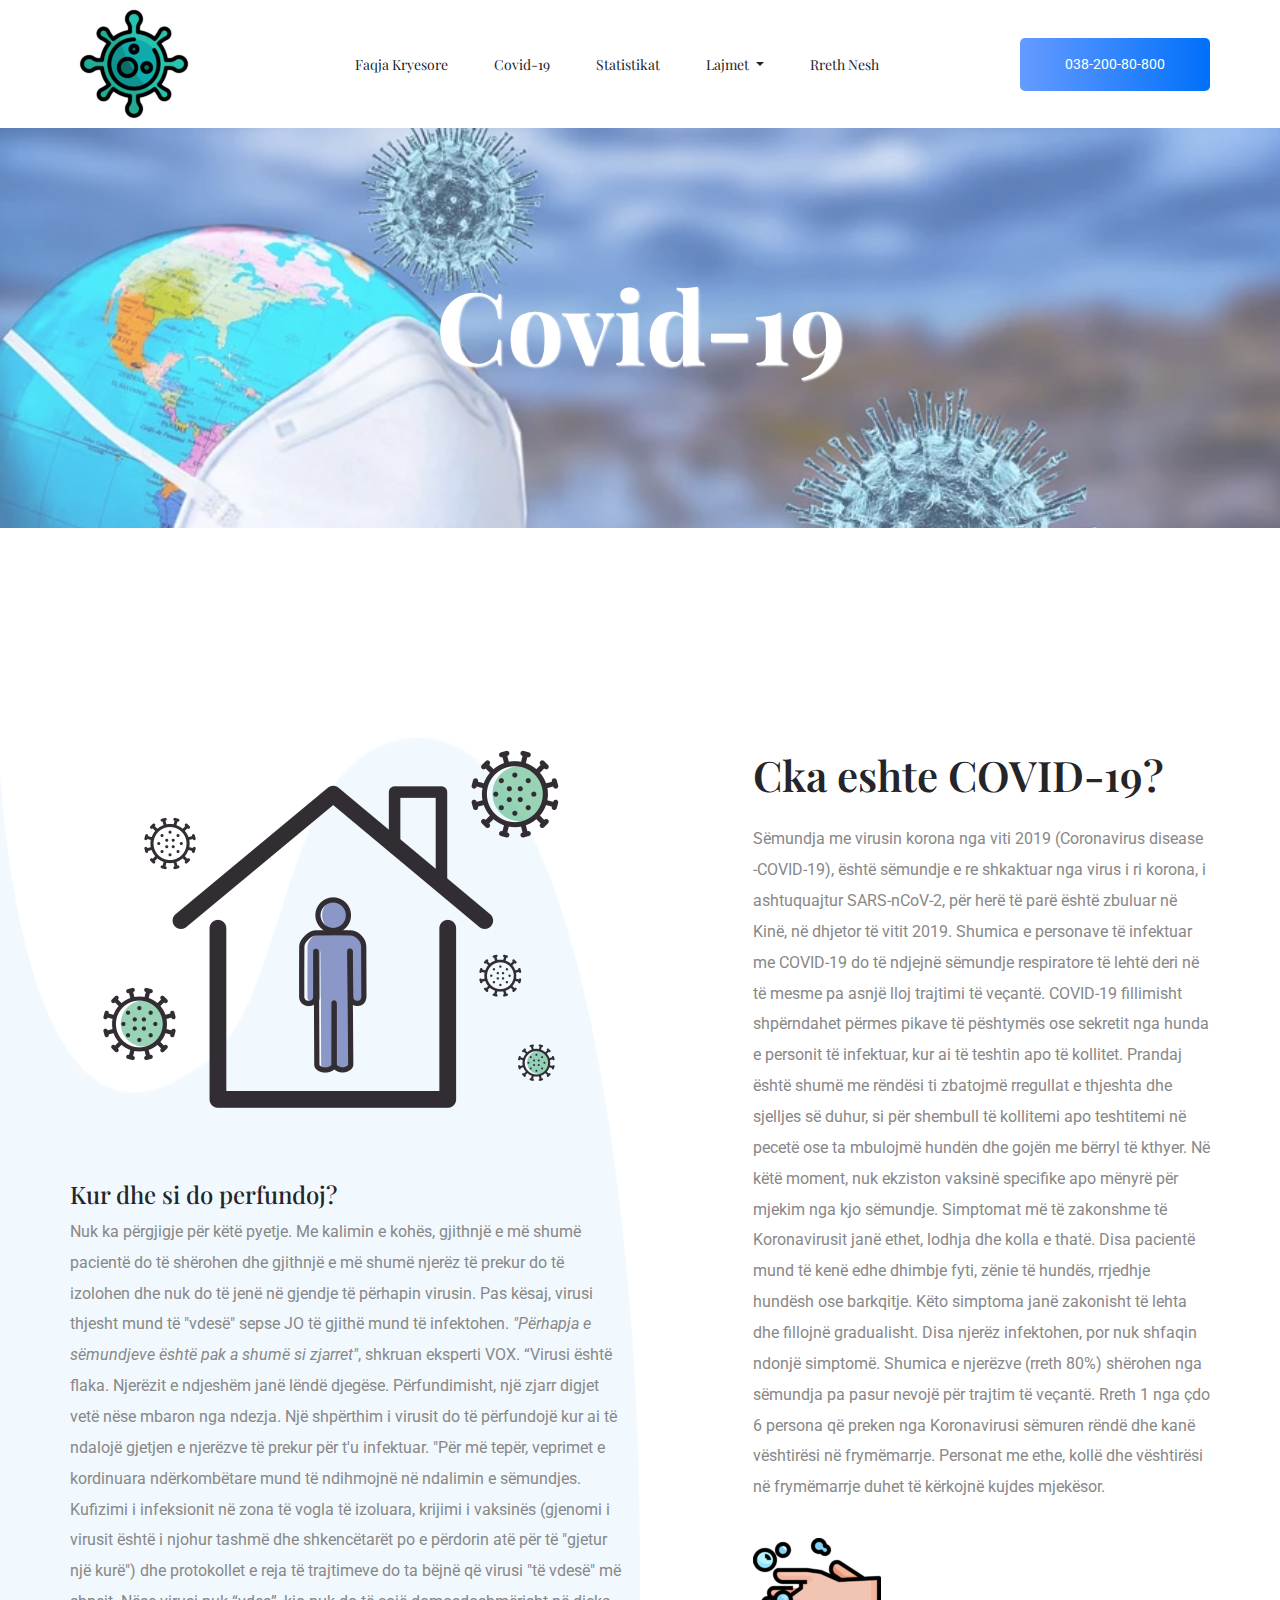
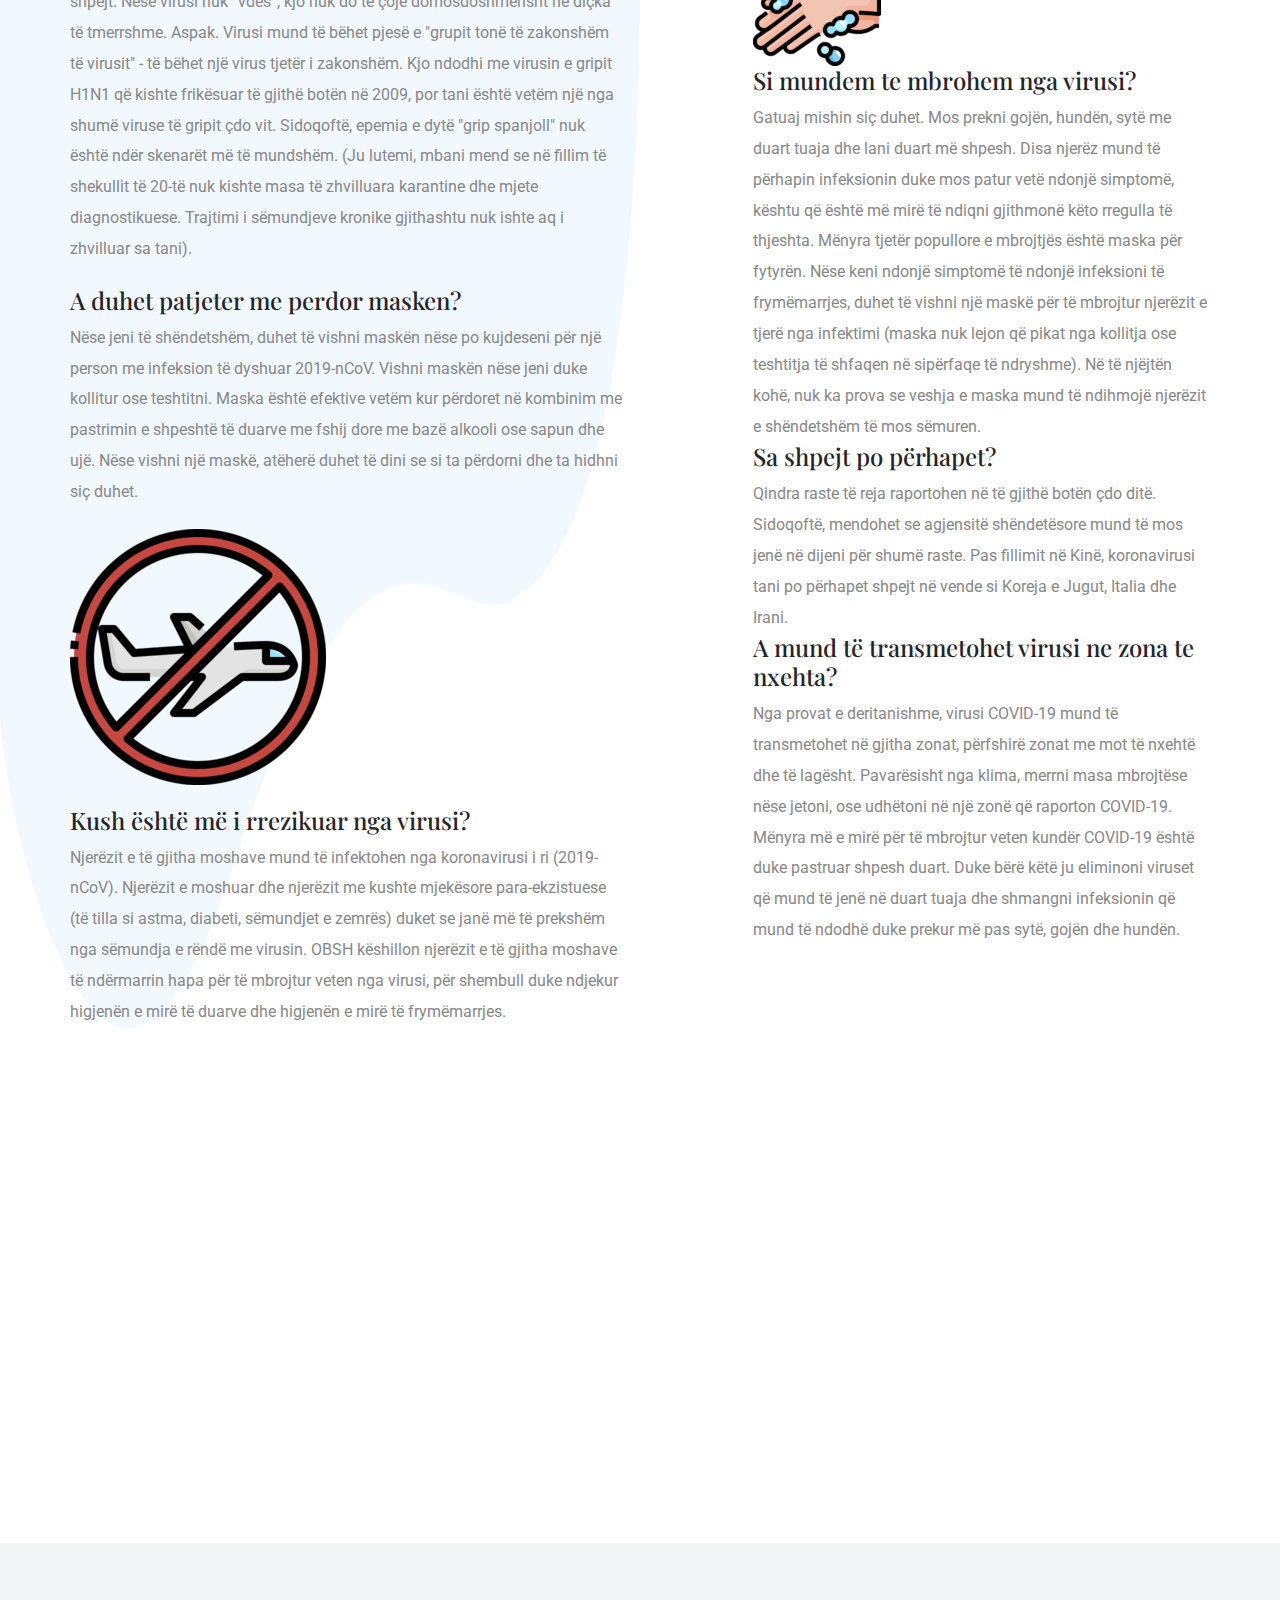
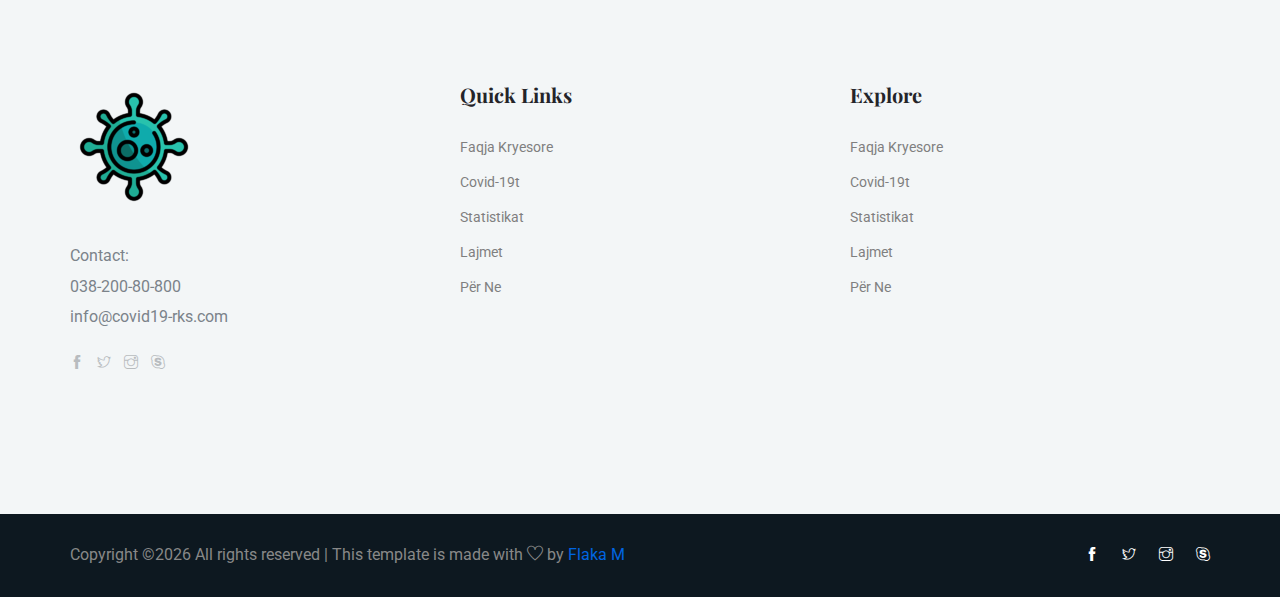
<file: about.html>
<!doctype html>
<html lang="en">

<head>
    <!-- Required meta tags -->
    <meta charset="utf-8">
    <meta name="viewport" content="width=device-width, initial-scale=1, shrink-to-fit=no">
    <title>Covid19-RKS</title>
    <link rel="icon" href="img/logo.png">
    <!-- Bootstrap CSS -->
    <link rel="stylesheet" href="css/bootstrap.min.css">
    <!-- animate CSS -->
    <link rel="stylesheet" href="css/animate.css">
    <!-- owl carousel CSS -->
    <link rel="stylesheet" href="css/owl.carousel.min.css">
    <!-- themify CSS -->
    <link rel="stylesheet" href="css/themify-icons.css">
    <!-- flaticon CSS -->
    <link rel="stylesheet" href="css/flaticon.css">
    <!-- magnific popup CSS -->
    <link rel="stylesheet" href="css/magnific-popup.css">
    <!-- nice select CSS -->
    <link rel="stylesheet" href="css/nice-select.css">
    <!-- swiper CSS -->
    <link rel="stylesheet" href="css/slick.css">
    <!-- style CSS -->
    <link rel="stylesheet" href="css/style.css">
</head>

<body>
    <!--::header part start::-->
    <header class="main_menu">
        <div class="container">
            <div class="row align-items-center">
                <div class="col-lg-12">
                    <nav class="navbar navbar-expand-lg navbar-light">
                        <a class="navbar-brand" href="index.html"> <img src="img/logo.png" alt="logo"> </a>
                        <button class="navbar-toggler" type="button" data-toggle="collapse"
                            data-target="#navbarSupportedContent" aria-controls="navbarSupportedContent"
                            aria-expanded="false" aria-label="Toggle navigation">
                            <span class="navbar-toggler-icon"></span>
                        </button>

                        <div class="collapse navbar-collapse main-menu-item justify-content-center"
                            id="navbarSupportedContent">
                            <ul class="navbar-nav align-items-center">
                                <li class="nav-item active">
                                    <a class="nav-link" href="index.html">Faqja Kryesore</a>
                                </li>
                                <li class="nav-item">
                                    <a class="nav-link" href="about.html">Covid-19</a>
                                </li>
                                <li class="nav-item">
                                    <a class="nav-link" href="Doctor.html">Statistikat</a>
                                </li>

                                
                                <li class="nav-item dropdown">
                                    <a class="nav-link dropdown-toggle" href="blog.html" id="navbarDropdown_1"
                                        role="button" data-toggle="dropdown" aria-haspopup="true" aria-expanded="false">
                                        Lajmet
                                    </a>
                                    <div class="dropdown-menu" aria-labelledby="navbarDropdown_1">
                                        <a class="dropdown-item" href="blog.html">Lajmet</a>
                                        
                                    </div>
                                </li>

                                <li class="nav-item">
                                    <a class="nav-link" href="contact.html">Rreth Nesh</a>
                                </li>
                            </ul>
                        </div>
                        <a class="btn_2 d-none d-lg-block" href="#">038-200-80-800</a>
                    </nav>
                </div>
            </div>
        </div>
    </header>
    <!-- Header part end-->

    <!-- breadcrumb start-->
    <section class="breadcrumb_part breadcrumb_bg">
        <div class="container">
            <div class="row">
                <div class="col-lg-12">
                    <div class="breadcrumb_iner">
                        <div class="breadcrumb_iner_item" id="box5">
                            <h2>Covid-19</h2>
                        </div>
                    </div>
                </div>
            </div>
        </div>
    </section>
    <!-- breadcrumb start-->

    <!-- about us part start-->
    <section class="about_us single_about_padding">
        <div class="container">
            <div class="row justify-content-between align-items-center">
                <div class="col-md-6 col-lg-6">
                    
                    <div class="about_us_img">
                        <img src="img/img1.png" alt="">
                    </div>
                      <div id="para1">
                        <h3>Kur dhe si do perfundoj?</h3>
                        <p>
                        Nuk ka përgjigje për këtë pyetje. Me kalimin e kohës, gjithnjë e më shumë pacientë do të shërohen dhe gjithnjë e më shumë njerëz të prekur do të izolohen dhe nuk do të jenë në gjendje të përhapin virusin. Pas kësaj, virusi thjesht mund të "vdesë" sepse JO të gjithë mund të infektohen. 
                        <em>"Përhapja e sëmundjeve është pak a shumë si zjarret"</em>, shkruan eksperti VOX. “Virusi është flaka. Njerëzit e ndjeshëm janë lëndë djegëse. Përfundimisht, një zjarr digjet vetë nëse mbaron nga ndezja. Një shpërthim i virusit do të përfundojë kur ai të ndalojë gjetjen e njerëzve të prekur për t'u infektuar. "Për më tepër, veprimet e kordinuara ndërkombëtare mund të ndihmojnë në ndalimin e sëmundjes. Kufizimi i infeksionit në zona të vogla të izoluara, krijimi i vaksinës (gjenomi i virusit është i njohur tashmë dhe shkencëtarët po e përdorin atë për të "gjetur një kurë") dhe protokollet e reja të trajtimeve do ta bëjnë që virusi "të vdesë" më shpejt. Nëse virusi nuk “vdes”, kjo nuk do të çojë domosdoshmërisht në diçka të tmerrshme. Aspak. Virusi mund të bëhet pjesë e "grupit tonë të zakonshëm të virusit" - të bëhet një virus tjetër i zakonshëm. Kjo ndodhi me virusin e gripit H1N1 që kishte frikësuar të gjithë botën në 2009, por tani është vetëm një nga shumë viruse të gripit çdo vit. Sidoqoftë, epemia e dytë "grip spanjoll" nuk është ndër skenarët më të mundshëm. (Ju lutemi, mbani mend se në fillim të shekullit të 20-të nuk kishte masa të zhvilluara karantine dhe mjete diagnostikuese. Trajtimi i sëmundjeve kronike gjithashtu nuk ishte aq i zhvilluar sa tani).</p>
                    </div>

                       <br>

                       <div>
                        <h3>A duhet patjeter me perdor masken?</h3>
                           <p>Nëse jeni të shëndetshëm, duhet të vishni maskën nëse po kujdeseni për një person me infeksion të dyshuar 2019-nCoV.
                           Vishni maskën nëse jeni duke kollitur ose teshtitni.
                           Maska është efektive vetëm kur përdoret në kombinim me pastrimin e shpeshtë të duarve me fshij dore me bazë alkooli ose sapun dhe ujë.
                           Nëse vishni një maskë, atëherë duhet të dini se si ta përdorni dhe ta hidhni siç duhet.</p>
                       </div>
                    <br>
                    <div class="about_us_img">
                        <img src="img/plane.png" alt="">
                    </div>

                    <br>

                    <div>
                        <h3>Kush është më i rrezikuar nga virusi?</h3>
                        <p>Njerëzit e të gjitha moshave mund të infektohen nga koronavirusi i ri (2019-nCoV). Njerëzit e moshuar dhe njerëzit me kushte mjekësore para-ekzistuese (të tilla si astma, diabeti, sëmundjet e zemrës) duket se janë më të prekshëm nga sëmundja e rëndë me virusin.
                        OBSH këshillon njerëzit e të gjitha moshave të ndërmarrin hapa për të mbrojtur veten nga virusi, për shembull duke ndjekur higjenën e mirë të duarve dhe higjenën e mirë të frymëmarrjes.</p>
                    </div>

                </div>
                <div class="col-md-6 col-lg-5">
                    <div class="about_us_text">
                        <h2>Cka eshte COVID-19?</h2>
                        <p>Sëmundja me virusin korona nga viti 2019 (Coronavirus disease -COVID-19), është sëmundje e re shkaktuar nga virus i ri korona, i ashtuquajtur SARS-nCoV-2, për herë të parë është zbuluar në Kinë, në dhjetor të vitit 2019. Shumica e personave të infektuar me COVID-19 do të ndjejnë sëmundje respiratore të lehtë deri në të mesme pa asnjë lloj trajtimi të veçantë. COVID-19 fillimisht shpërndahet përmes pikave të pështymës ose sekretit nga hunda e personit të infektuar, kur ai të teshtin apo të kollitet. Prandaj është shumë me rëndësi ti zbatojmë rregullat e thjeshta dhe sjelljes së duhur, si për shembull të kollitemi apo teshtitemi në pecetë ose ta mbulojmë hundën dhe gojën me bërryl të kthyer. Në këtë moment, nuk ekziston vaksinë specifike apo mënyrë për mjekim nga kjo sëmundje. Simptomat më të zakonshme të Koronavirusit janë ethet, lodhja dhe kolla e thatë. Disa pacientë mund të kenë edhe dhimbje fyti, zënie të hundës, rrjedhje hundësh ose barkqitje. Këto simptoma janë zakonisht të lehta dhe fillojnë gradualisht. Disa njerëz infektohen, por nuk shfaqin ndonjë simptomë. Shumica e njerëzve (rreth 80%) shërohen nga sëmundja pa pasur nevojë për trajtim të veçantë. Rreth 1 nga çdo 6 persona që preken nga Koronavirusi sëmuren rëndë dhe kanë vështirësi në frymëmarrje. Personat me ethe, kollë dhe vështirësi në frymëmarrje duhet të kërkojnë kujdes mjekësor.</p>
                    </div>
                     <div class="about_us_img">
                        <img src="img/washhands.png" alt="">
                    </div>
                    <div>
                        <h3>Si mundem te mbrohem nga virusi?</h3>
                        <p>Gatuaj mishin siç duhet. Mos prekni gojën, hundën, sytë me duart tuaja dhe lani duart më shpesh. Disa njerëz mund të përhapin infeksionin duke mos patur vetë ndonjë simptomë, kështu që është më mirë të ndiqni gjithmonë këto rregulla të thjeshta. Mënyra tjetër popullore e mbrojtjës është maska ​​për fytyrën. Nëse keni ndonjë simptomë të ndonjë infeksioni të frymëmarrjes, duhet të vishni një maskë për të mbrojtur njerëzit e 
                        tjerë nga infektimi (maska ​​nuk lejon që pikat nga kollitja ose teshtitja të shfaqen në sipërfaqe të ndryshme). Në të njëjtën kohë, nuk ka prova se veshja e maska ​​mund të ndihmojë njerëzit e shëndetshëm të mos sëmuren.</p>
                    </div>
                  
                    <div> 
                        <h3>Sa shpejt po përhapet?</h3>
                        <p>Qindra raste të reja raportohen në të gjithë botën çdo ditë. Sidoqoftë, mendohet se agjensitë shëndetësore mund të mos jenë në dijeni për shumë raste. Pas fillimit në Kinë, koronavirusi tani po përhapet shpejt në vende si Koreja e Jugut, Italia dhe Irani.</p>
                    <div>
                        <h3>A mund të transmetohet virusi ne zona te nxehta?</h3>
                        <p>Nga provat e deritanishme, virusi COVID-19 mund të transmetohet në gjitha zonat, përfshirë zonat me mot të nxehtë dhe të lagësht. Pavarësisht nga klima, merrni masa mbrojtëse nëse jetoni, ose udhëtoni në një zonë që raporton COVID-19. Mënyra më e mirë për të mbrojtur veten kundër COVID-19 është duke pastruar shpesh duart. Duke bërë këtë ju eliminoni viruset që mund të jenë në duart tuaja dhe shmangni infeksionin që mund të ndodhë duke prekur më pas sytë, gojën dhe hundën.</p>
                    </div>
                    </div>
                </div>
            </div>
        </div>
    </section>
    <!-- about us part end-->

    <!-- our depertment part start-->
   

    <!-- footer part start-->
    <footer class="footer-area">
        <div class="footer section_padding">
            <div class="container">
                <div class="row justify-content-between">
                    <div class="col-xl-2 col-md-4 col-sm-6 single-footer-widget">
                        <a href="#" class="footer_logo"> <img src="img/logo.png" alt="#"> </a>
                        <p>Contact: 
                            <br>
                        038-200-80-800
                        <br>
                        info@covid19-rks.com</p>
                        <div class="social_logo">
                            <a href="#"><i class="ti-facebook"></i></a>
                            <a href="#"> <i class="ti-twitter"></i> </a>
                            <a href="#"><i class="ti-instagram"></i></a>
                            <a href="#"><i class="ti-skype"></i></a>
                        </div>
                    </div>
                          <div class="col-xl-2 col-sm-6 col-md-4 single-footer-widget">
            <h4>Quick Links</h4>
            <ul>
              <li><a href="#">Faqja Kryesore</a></li>
              <li><a href="#">Covid-19t</a></li>
              <li><a href="#">Statistikat</a></li>
              <li><a href="#">Lajmet</a></li>
              <li><a href="#">Për Ne</a></li>
              
            </ul>
          </div>
          <div class="col-xl-2 col-sm-6 col-md-4 single-footer-widget">
            <h4>Explore</h4>
            <ul>
              <li><a href="#">Faqja Kryesore</a></li>
              <li><a href="#">Covid-19t</a></li>
              <li><a href="#">Statistikat</a></li>
              <li><a href="#">Lajmet</a></li>
              <li><a href="#">Për Ne</a></li>
              
            </ul>
          </div>
                    
                                <div class="info"></div>
                            </form>
                        </div>
                    </div>
                </div>
            </div>
        </div>

        <div class="copyright_part">
            <div class="container">
                <div class="row align-items-center">
                    <p class="footer-text m-0 col-lg-8 col-md-12"><!-- Link back to Colorlib can't be removed. Template is licensed under CC BY 3.0. -->
Copyright &copy;<script>document.write(new Date().getFullYear());</script> All rights reserved | This template is made with <i class="ti-heart" aria-hidden="true"></i> by <a href="https://colorlib.com" target="_blank">Flaka M</a>
<!-- Link back to Colorlib can't be removed. Template is licensed under CC BY 3.0. -->
</p>
                    <div class="col-lg-4 col-md-12 text-center text-lg-right footer-social">
                        <a href="#"><i class="ti-facebook"></i></a>
                        <a href="#"> <i class="ti-twitter"></i> </a>
                        <a href="#"><i class="ti-instagram"></i></a>
                        <a href="#"><i class="ti-skype"></i></a>
                    </div>
                </div>
            </div>
        </div>
    </footer>

    <!-- footer part end-->

    <!-- jquery plugins here-->

    <script src="js/jquery-1.12.1.min.js"></script>
    <!-- popper js -->
    <script src="js/popper.min.js"></script>
    <!-- bootstrap js -->
    <script src="js/bootstrap.min.js"></script>
    <!-- owl carousel js -->
    <script src="js/owl.carousel.min.js"></script>
    <script src="js/jquery.nice-select.min.js"></script>
    <!-- contact js -->
    <script src="js/jquery.ajaxchimp.min.js"></script>
    <script src="js/jquery.form.js"></script>
    <script src="js/jquery.validate.min.js"></script>
    <script src="js/mail-script.js"></script>
    <script src="js/contact.js"></script>
    <!-- custom js -->
    <script src="js/custom.js"></script>
</body>

</html>
</file>
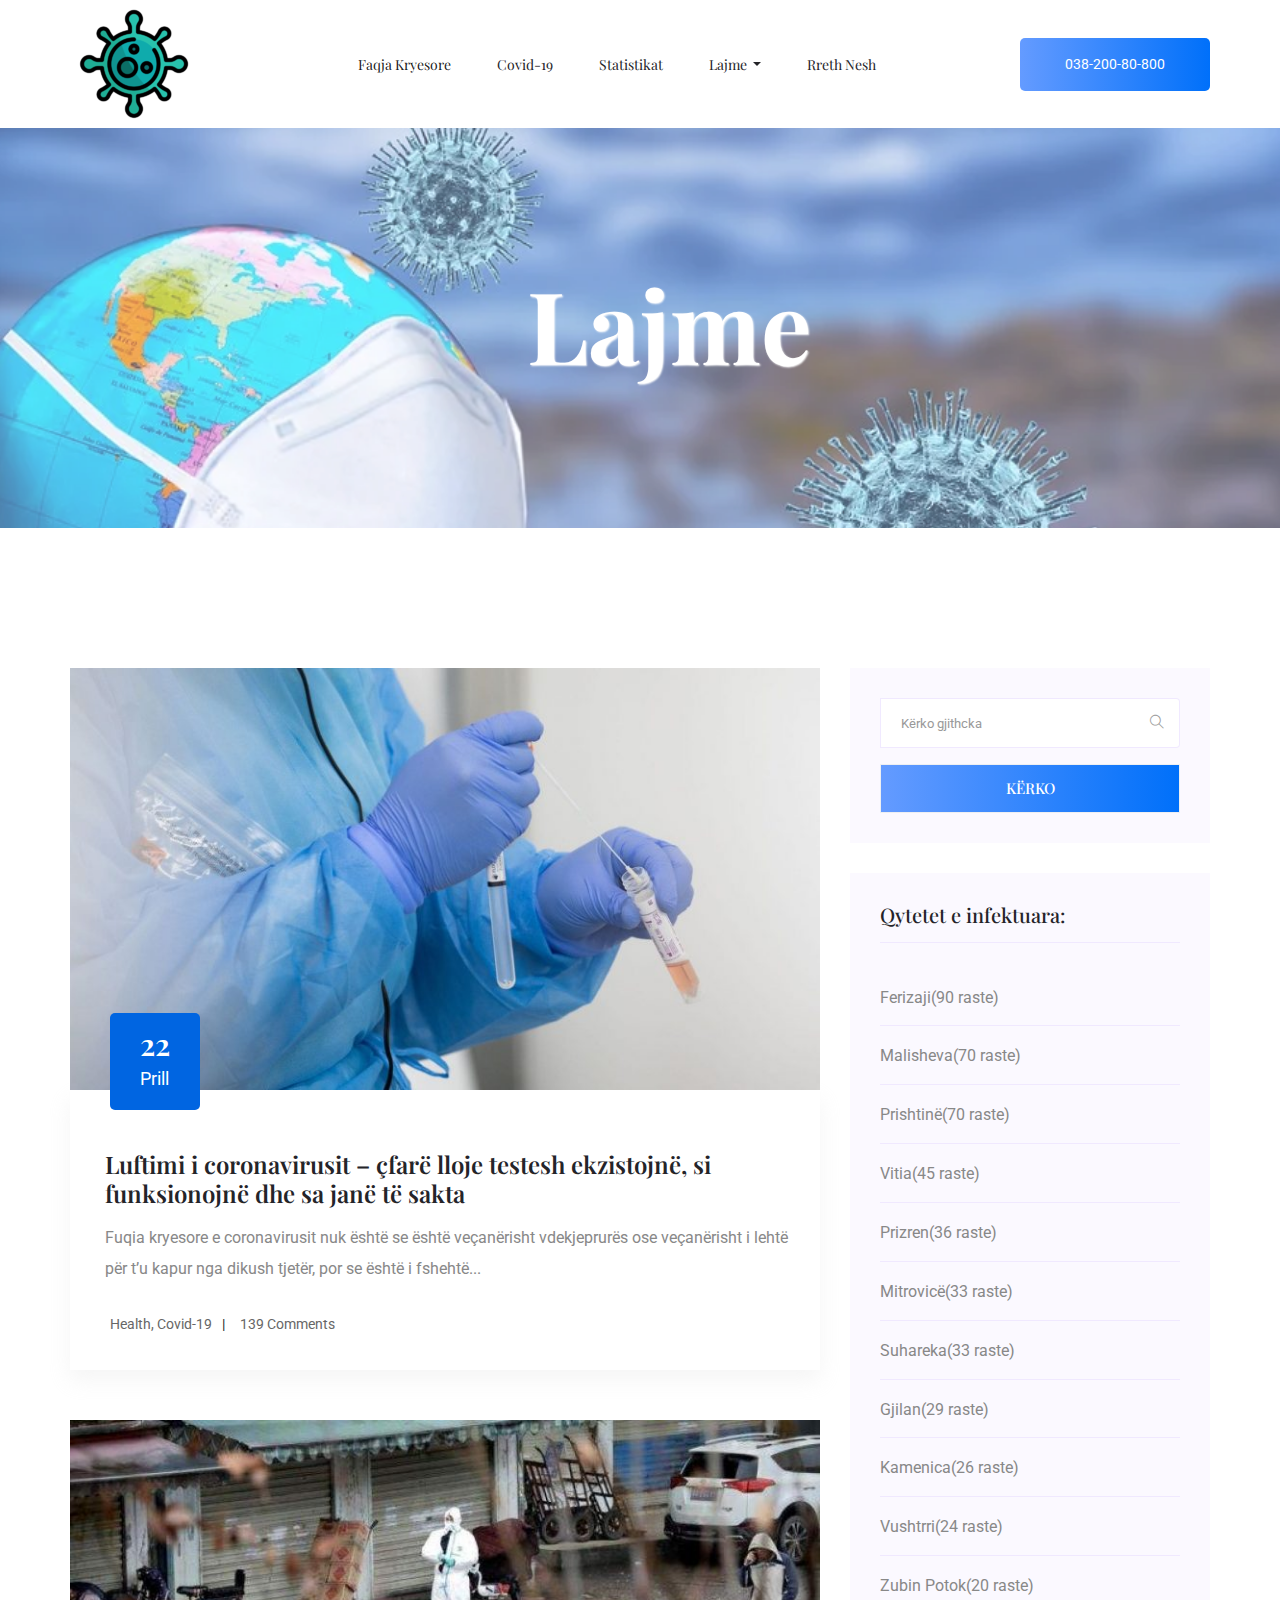
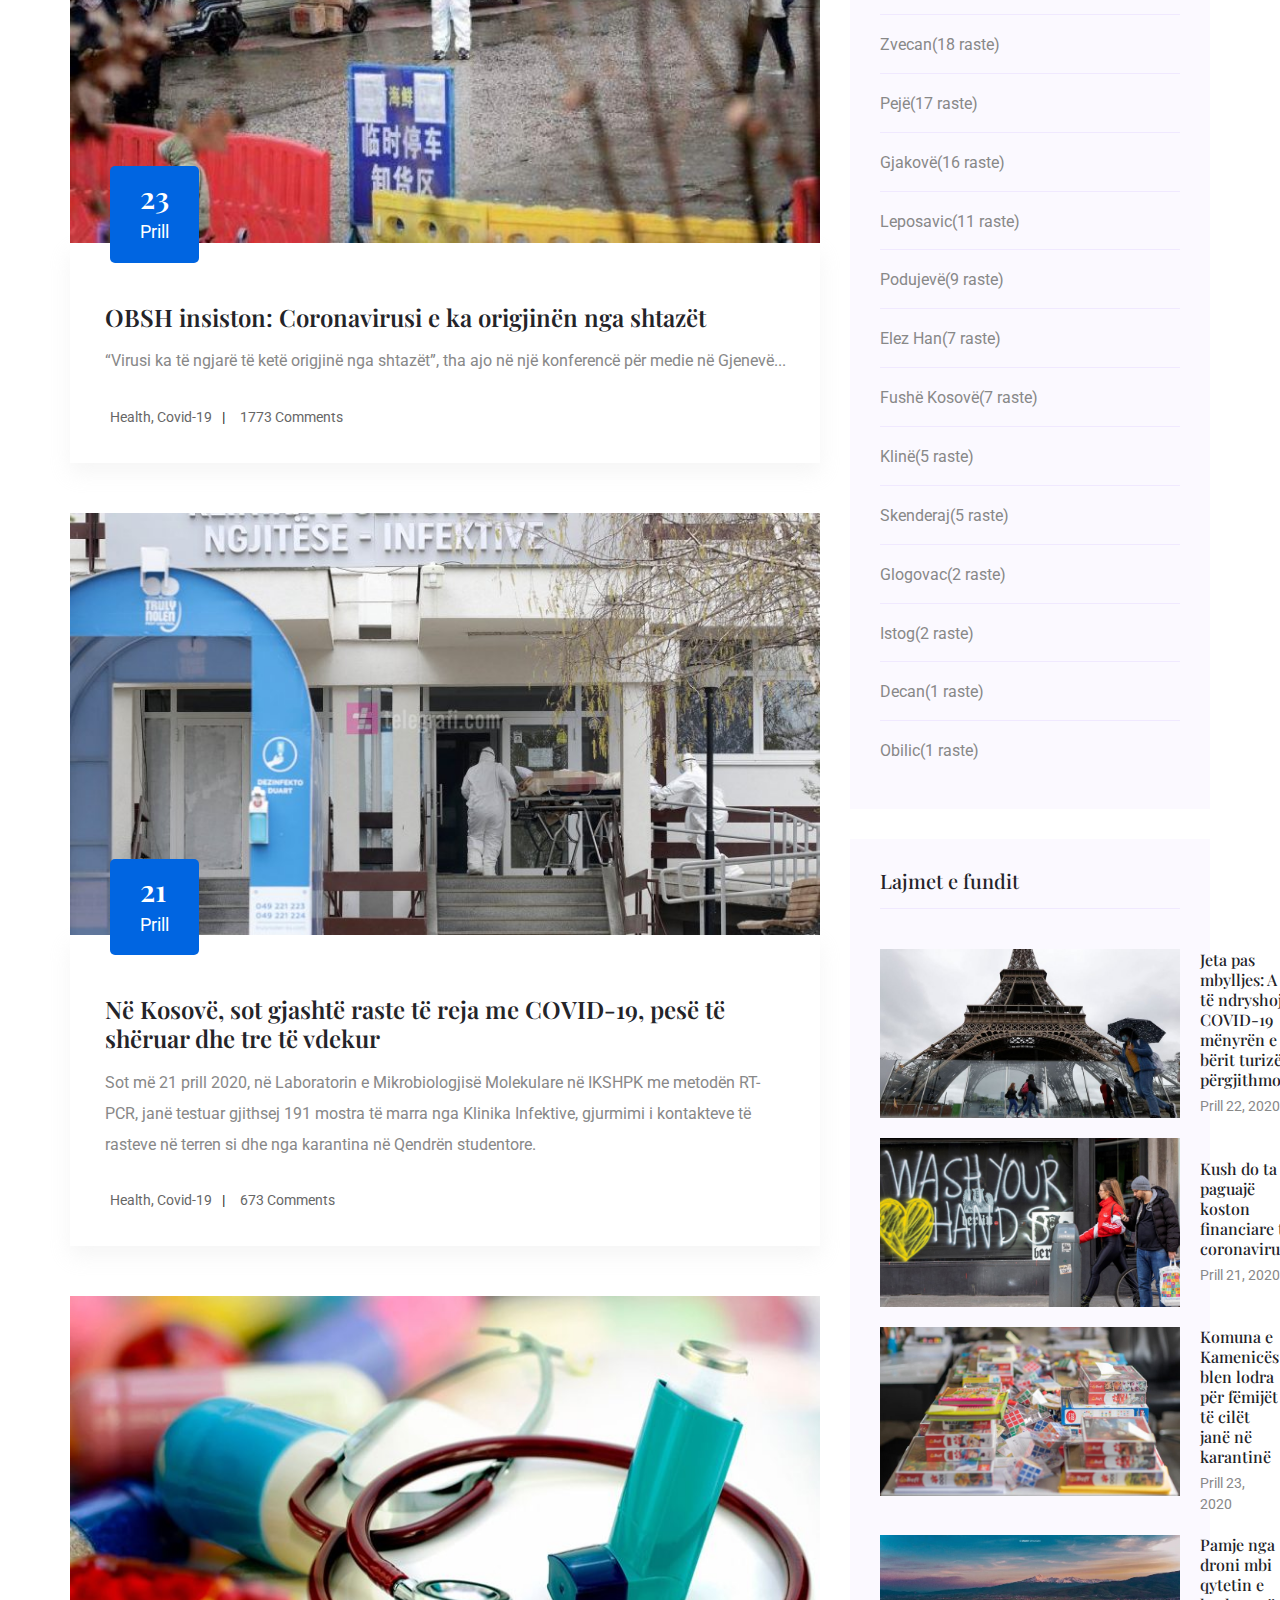
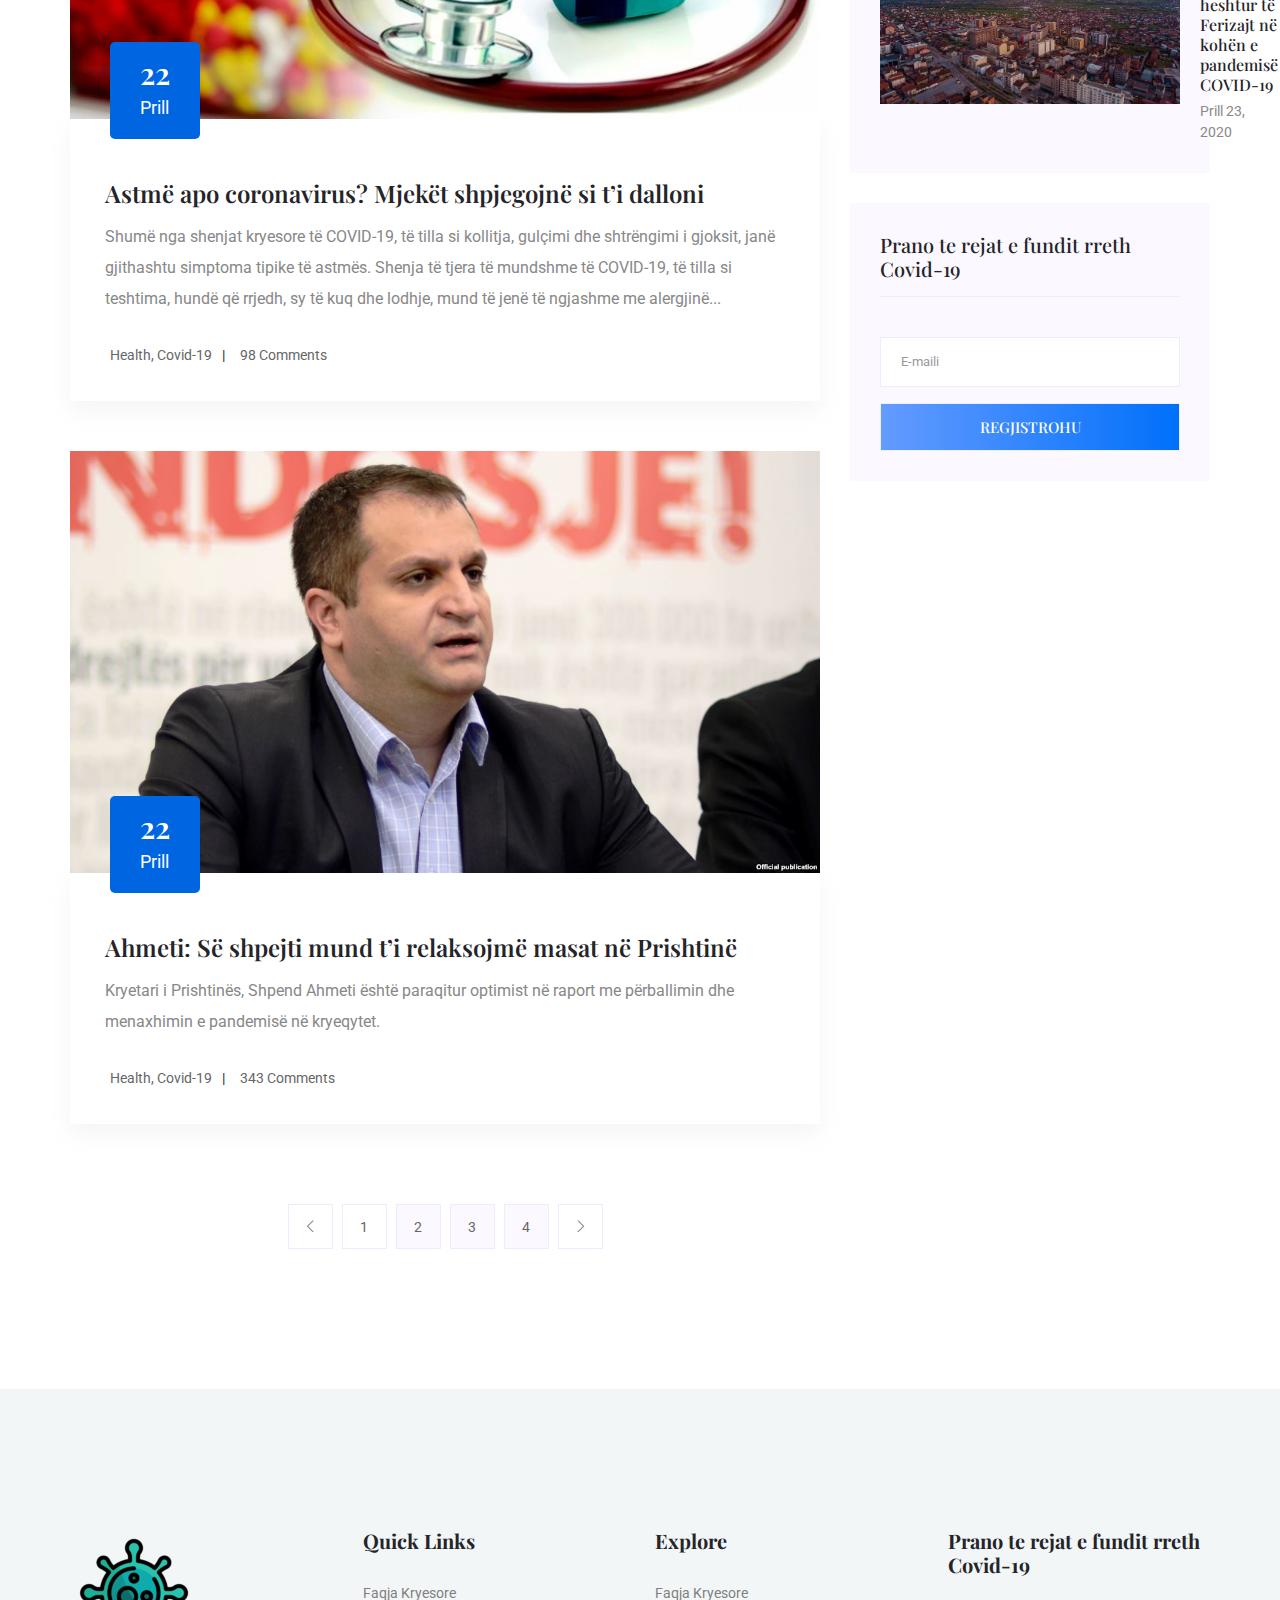
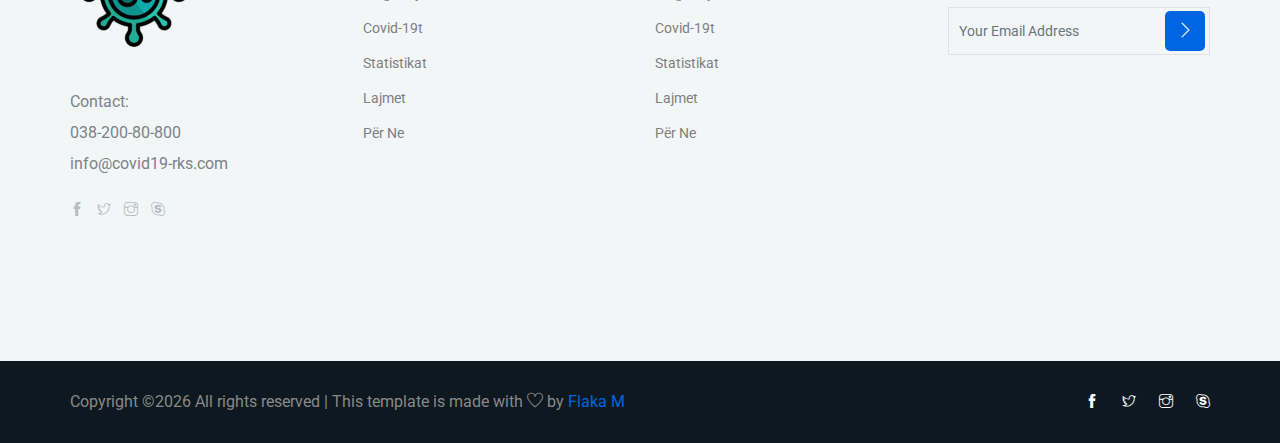
<file: blog.html>
<!doctype html>
<html lang="en">

<head>
    <!-- Required meta tags -->
    <meta charset="utf-8">
    <meta name="viewport" content="width=device-width, initial-scale=1, shrink-to-fit=no">
    <title>Covid19-RKS</title>
    <link rel="icon" href="img/logo.png">
    <!-- Bootstrap CSS -->
    <link rel="stylesheet" href="css/bootstrap.min.css">
    <!-- animate CSS -->
    <link rel="stylesheet" href="css/animate.css">
    <!-- owl carousel CSS -->
    <link rel="stylesheet" href="css/owl.carousel.min.css">
    <!-- themify CSS -->
    <link rel="stylesheet" href="css/themify-icons.css">
    <!-- flaticon CSS -->
    <link rel="stylesheet" href="css/flaticon.css">
    <!-- magnific popup CSS -->
    <link rel="stylesheet" href="css/magnific-popup.css">
    <!-- nice select CSS -->
    <link rel="stylesheet" href="css/nice-select.css">
    <!-- swiper CSS -->
    <link rel="stylesheet" href="css/slick.css">
    <!-- style CSS -->
    <link rel="stylesheet" href="css/style.css">
</head>

<body>
    <!--::header part start::-->
    <header class="main_menu">
        <div class="container">
            <div class="row align-items-center">
                <div class="col-lg-12">
                    <nav class="navbar navbar-expand-lg navbar-light">
                        <a class="navbar-brand" href="index.html"> <img src="img/logo.png" alt="logo"> </a>
                        <button class="navbar-toggler" type="button" data-toggle="collapse"
                            data-target="#navbarSupportedContent" aria-controls="navbarSupportedContent"
                            aria-expanded="false" aria-label="Toggle navigation">
                            <span class="navbar-toggler-icon"></span>
                        </button>

                        <div class="collapse navbar-collapse main-menu-item justify-content-center"
                            id="navbarSupportedContent">
                            <ul class="navbar-nav align-items-center">
                                <li class="nav-item active">
                                    <a class="nav-link" href="index.html">Faqja Kryesore</a>
                                </li>
                                <li class="nav-item">
                                    <a class="nav-link" href="about.html">Covid-19</a>
                                </li>
                                <li class="nav-item">
                                    <a class="nav-link" href="Doctor.html">Statistikat</a>
                                </li>

                                
                                <li class="nav-item dropdown">
                                    <a class="nav-link dropdown-toggle" href="blog.html" id="navbarDropdown_1"
                                        role="button" data-toggle="dropdown" aria-haspopup="true" aria-expanded="false">
                                        Lajme
                                    </a>
                                    <div class="dropdown-menu" aria-labelledby="navbarDropdown_1">
                                        <a class="dropdown-item" href="blog.html">Lajme</a>
                                       
                                    </div>
                                </li>

                                <li class="nav-item">
                                    <a class="nav-link" href="contact.html">Rreth Nesh</a>
                                </li>
                            </ul>
                        </div>
                        <a class="btn_2 d-none d-lg-block" href="#"> 038-200-80-800</a>
                    </nav>
                </div>
            </div>
        </div>
    </header>
    <!-- Header part end-->

    <!-- breadcrumb start-->
    <section class="breadcrumb_part breadcrumb_bg">
        <div class="container">
            <div class="row">
                <div class="col-lg-12">
                    <div class="breadcrumb_iner">
                        <div class="breadcrumb_iner_item" id="box7">
                            <h2>Lajme</h2>
                        </div>
                    </div>
                </div>
            </div>
        </div>
    </section>
    <!-- breadcrumb start-->


    <!--================Blog Area =================-->
    <section class="blog_area section_padding">
        <div class="container">
            <div class="row">
                <div class="col-lg-8 mb-5 mb-lg-0">
                    <div class="blog_left_sidebar">
                        <article class="blog_item">
                            <div class="blog_item_img">
                                <img class="card-img rounded-0" src="img/lajmi2.jpg" alt="">
                                <a href="#" class="blog_item_date">
                                    <h3>22</h3>
                                    <p>Prill</p>
                                </a>
                            </div>

                            <div class="blog_details">
                                <a class="d-inline-block" href="single-blog.html">
                                    <h2>Luftimi i coronavirusit – çfarë lloje testesh ekzistojnë, si funksionojnë dhe sa janë të sakta</h2>
                                </a>
                                <p>Fuqia kryesore e coronavirusit nuk është se është veçanërisht vdekjeprurës ose veçanërisht i lehtë për t’u kapur nga dikush tjetër, por se është i fshehtë...</p>
                                <ul class="blog-info-link">
                                    <li><a href="#"><i class="far fa-user"></i> Health, Covid-19</a></li>
                                    <li><a href="#"><i class="far fa-comments"></i> 139 Comments</a></li>
                                </ul>
                            </div>
                        </article>

                        <article class="blog_item">
                            <div class="blog_item_img">
                                <img class="card-img rounded-0" src="img/lajmi1.jpg" alt="">
                                <a href="#" class="blog_item_date">
                                    <h3>23</h3>
                                    <p>Prill</p>
                                </a>
                            </div>

                            <div class="blog_details">
                                <a class="d-inline-block" href="single-blog.html">
                                    <h2>OBSH insiston: Coronavirusi e ka origjinën nga shtazët</h2>
                                </a>
                                <p>“Virusi ka të ngjarë të ketë origjinë nga shtazët”, tha ajo në një konferencë për medie në Gjenevë...</p>
                                <ul class="blog-info-link">
                                    <li><a href="#"><i class="far fa-user"></i> Health, Covid-19</a></li>
                                    <li><a href="#"><i class="far fa-comments"></i> 1773 Comments</a></li>
                                </ul>
                            </div>
                        </article>

                        <article class="blog_item">
                            <div class="blog_item_img">
                                <img class="card-img rounded-0" src="img/lajmi3.jpg" alt="">
                                <a href="#" class="blog_item_date">
                                    <h3>21</h3>
                                    <p>Prill</p>
                                </a>
                            </div>

                            <div class="blog_details">
                                <a class="d-inline-block" href="single-blog.html">
                                    <h2>Në Kosovë, sot gjashtë raste të reja me COVID-19, pesë të shëruar dhe tre të vdekur</h2>
                                </a>
                                <p>Sot më 21 prill 2020, në Laboratorin e Mikrobiologjisë Molekulare në IKSHPK me metodën RT-PCR, janë testuar gjithsej 191 mostra të marra nga Klinika Infektive, gjurmimi i kontakteve të rasteve në terren si dhe nga karantina në Qendrën studentore.</p>
                                <ul class="blog-info-link">
                                    <li><a href="#"><i class="far fa-user"></i> Health, Covid-19</a></li>
                                    <li><a href="#"><i class="far fa-comments"></i> 673 Comments</a></li>
                                </ul>
                            </div>
                        </article>

                        <article class="blog_item">
                            <div class="blog_item_img">
                                <img class="card-img rounded-0" src="img/lajmi4.jpg" alt="">
                                <a href="#" class="blog_item_date">
                                    <h3>22</h3>
                                    <p>Prill</p>
                                </a>
                            </div>

                            <div class="blog_details">
                                <a class="d-inline-block" href="single-blog.html">
                                    <h2>Astmë apo coronavirus? Mjekët shpjegojnë si t’i dalloni</h2>
                                </a>
                                <p>Shumë nga shenjat kryesore të COVID-19, të tilla si kollitja, gulçimi dhe shtrëngimi i gjoksit, janë gjithashtu simptoma tipike të astmës. Shenja të tjera të mundshme të COVID-19, të tilla si teshtima, hundë që rrjedh, sy të kuq dhe lodhje, mund të jenë të ngjashme me alergjinë...</p>
                                <ul class="blog-info-link">
                                    <li><a href="#"><i class="far fa-user"></i> Health, Covid-19</a></li>
                                    <li><a href="#"><i class="far fa-comments"></i> 98 Comments</a></li>
                                </ul>
                            </div>
                        </article>

                        <article class="blog_item">
                            <div class="blog_item_img">
                                <img class="card-img rounded-0" src="img/lajmi5.jpg" alt="">
                                <a href="#" class="blog_item_date">
                                    <h3>22</h3>
                                    <p>Prill</p>
                                </a>
                            </div>

                            <div class="blog_details">
                                <a class="d-inline-block" href="single-blog.html">
                                    <h2>Ahmeti: Së shpejti mund t’i relaksojmë masat në Prishtinë</h2>
                                </a>
                                <p>Kryetari i Prishtinës, Shpend Ahmeti  është paraqitur optimist në raport me përballimin dhe menaxhimin e pandemisë në kryeqytet.</p>
                                <ul class="blog-info-link">
                                    <li><a href="#"><i class="far fa-user"></i> Health, Covid-19</a></li>
                                    <li><a href="#"><i class="far fa-comments"></i> 343 Comments</a></li>
                                </ul>
                            </div>
                        </article>

                        <nav class="blog-pagination justify-content-center d-flex">
                            <ul class="pagination">
                                <li class="page-item">
                                    <a href="#" class="page-link" aria-label="Previous">
                                        <i class="ti-angle-left"></i>
                                    </a>
                                </li>
                                <li class="page-item">
                                    <a href="#" class="page-link">1</a>
                                </li>
                                <li class="page-item active">
                                    <a href="#" class="page-link">2</a>
                                </li>
                                <li class="page-item active">
                                    <a href="#" class="page-link">3</a>
                                </li>
                                <li class="page-item active">
                                    <a href="#" class="page-link">4</a>
                                </li>
                                <li class="page-item">
                                    <a href="#" class="page-link" aria-label="Next">
                                        <i class="ti-angle-right"></i>
                                    </a>
                                </li>
                            </ul>
                        </nav>
                    </div>
                </div>
                <div class="col-lg-4">
                    <div class="blog_right_sidebar">
                        <aside class="single_sidebar_widget search_widget">
                            <form action="#">
                                <div class="form-group">
                                    <div class="input-group mb-3">
                                        <input type="text" class="form-control" placeholder='Kërko gjithcka'
                                            onfocus="this.placeholder = ''"
                                            onblur="this.placeholder = 'Search Keyword'">
                                        <div class="input-group-append">
                                            <button class="btn" type="button"><i class="ti-search"></i></button>
                                        </div>
                                    </div>
                                </div>
                                <button class="button rounded-0 primary-bg text-white w-100 btn_1"
                                    type="submit">Kërko</button>
                            </form>
                        </aside>

                        <aside class="single_sidebar_widget post_category_widget">
                            <h4 class="widget_title">Qytetet e infektuara:</h4>
                            <ul class="list cat-list">
                                <li>
                                    <a href="#" class="d-flex">
                                        <p>Ferizaji</p>
                                        <p>(90 raste)</p>
                                    </a>
                                </li>
                                <li>
                                    <a href="#" class="d-flex">
                                        <p>Malisheva</p>

                                        <p>(70 raste)</p>
                                    </a>
                                </li>
                                <li>
                                    <a href="#" class="d-flex">
                                        <p>Prishtinë</p>
                                        <p>(70 raste)</p>
                                    </a>
                                </li>
                                <li>
                                    <a href="#" class="d-flex">
                                        <p>Vitia</p>
                                        <p>(45 raste)</p>
                                    </a>
                                </li>
                                <li>
                                    <a href="#" class="d-flex">
                                        <p>Prizren</p>
                                        <p>(36 raste)</p>
                                    </a>
                                </li>
                                <li>
                                    <a href="#" class="d-flex">
                                        <p>Mitrovicë</p>

                                        <p>(33 raste)</p>
                                    </a>
                                </li>

                                 <li>
                                    <a href="#" class="d-flex">
                                        <p>Suhareka</p>

                                        <p>(33 raste)</p>
                                    </a>
                                </li>

                                 <li>
                                    <a href="#" class="d-flex">
                                        <p>Gjilan</p>

                                        <p>(29 raste)</p>
                                    </a>
                                </li>

                                 <li>
                                    <a href="#" class="d-flex">
                                        <p>Kamenica</p>

                                        <p>(26 raste)</p>
                                    </a>
                                </li>

                                 <li>
                                    <a href="#" class="d-flex">
                                        <p>Vushtrri</p>

                                        <p>(24 raste)</p>
                                    </a>
                                </li>

                                 <li>
                                    <a href="#" class="d-flex">
                                        <p>Zubin Potok</p>

                                        <p>(20 raste)</p>
                                    </a>
                                </li>

                                 <li>
                                    <a href="#" class="d-flex">
                                        <p>Zvecan</p>

                                        <p>(18 raste)</p>
                                    </a>
                                </li>

                                 <li>
                                    <a href="#" class="d-flex">
                                        <p>Pejë</p>

                                        <p>(17 raste)</p>
                                    </a>
                                </li>

                                 <li>
                                    <a href="#" class="d-flex">
                                        <p>Gjakovë</p>

                                        <p>(16 raste)</p>
                                    </a>
                                </li>
                                <li>
                                    <a href="#" class="d-flex">
                                        <p>Leposavic</p>

                                        <p>(11 raste)</p>
                                    </a>
                                </li>
                                <li>
                                    <a href="#" class="d-flex">
                                        <p>Podujevë</p>

                                        <p>(9 raste)</p>
                                    </a>
                                </li>
                                 <li>
                                    <a href="#" class="d-flex">
                                        <p>Elez Han</p>

                                        <p>(7 raste)</p>
                                    </a>
                                </li>
                                 <li>
                                    <a href="#" class="d-flex">
                                        <p>Fushë Kosovë</p>

                                        <p>(7 raste)</p>
                                    </a>
                                </li>
                                 <li>
                                    <a href="#" class="d-flex">
                                        <p>Klinë</p>

                                        <p>(5 raste)</p>
                                    </a>
                                </li>
                                 <li>
                                    <a href="#" class="d-flex">
                                        <p>Skenderaj</p>

                                        <p>(5 raste)</p>
                                    </a>
                                </li>
                                <li>
                                    <a href="#" class="d-flex">
                                        <p>Glogovac</p>

                                        <p>(2 raste)</p>
                                    </a>
                                </li>
                                <li>
                                    <a href="#" class="d-flex">
                                        <p>Istog</p>

                                        <p>(2 raste)</p>
                                    </a>
                                </li>
                                <li>
                                    <a href="#" class="d-flex">
                                        <p>Decan</p>

                                        <p>(1 raste)</p>
                                    </a>
                                </li>
                                <li>
                                    <a href="#" class="d-flex">
                                        <p>Obilic</p>

                                        <p>(1 raste)</p>
                                    </a>
                                </li>
                            </ul>
                        </aside>

                        <aside class="single_sidebar_widget popular_post_widget">
                            <h3 class="widget_title">Lajmet e fundit</h3>
                            <div class="media post_item">
                                <img src="img/parisi.jpg" alt="post">
                                <div class="media-body">
                                    <a href="single-blog.html">
                                        <h3>Jeta pas mbylljes: A do të ndryshojë COVID-19 mënyrën e të bërit turizëm, përgjithmonë?</h3>
                                    </a>
                                    <p>Prill 22, 2020</p>
                                </div>
                            </div>
                            <div class="media post_item">
                                <img src="img/lajmi6.png" alt="post">
                                <div class="media-body">
                                    <a href="single-blog.html">
                                        <h3>Kush do ta paguajë koston financiare të coronavirusit?</h3>
                                    </a>
                                    <p>Prill 21, 2020</p>
                                </div>
                            </div>
                            <div class="media post_item">
                                <img src="img/lajmi7.jpg" alt="post">
                                <div class="media-body">
                                    <a href="single-blog.html">
                                        <h3>Komuna e Kamenicës blen lodra për fëmijët të cilët janë në karantinë</h3>
                                    </a>
                                    <p>Prill 23, 2020</p>
                                </div>
                            </div>
                            <div class="media post_item">
                                <img src="img/lajmi8.jpg" alt="post">
                                <div class="media-body">
                                    <a href="single-blog.html">
                                        <h3>Pamje nga droni mbi qytetin e heshtur të Ferizajt në kohën e pandemisë COVID-19</h3>
                                    </a>
                                    <p>Prill 23, 2020</p>
                                </div>
                            </div>
                        </aside>
                       


                       


                        <aside class="single_sidebar_widget newsletter_widget">
                            <h4 class="widget_title">Prano te rejat e fundit rreth Covid-19</h4>

                            <form action="#">
                                <div class="form-group">
                                    <input type="email" class="form-control" onfocus="this.placeholder = ''"
                                        onblur="this.placeholder = 'Enter email'" placeholder='E-maili' required>
                                </div>
                                <button class="button rounded-0 primary-bg text-white w-100 btn_1"
                                    type="submit">Regjistrohu</button>
                            </form>
                        </aside>
                    </div>
                </div>
            </div>
        </div>
    </section>
    <!--================Blog Area =================-->

    <!-- footer part start-->
    <footer class="footer-area">
        <div class="footer section_padding">
            <div class="container">
                <div class="row justify-content-between">
                    <div class="col-xl-2 col-md-4 col-sm-6 single-footer-widget">
                        <a href="#" class="footer_logo"> <img src="img/logo.png" alt="#"> </a>
                        <p>Contact: 
                            <br>
                        038-200-80-800
                        <br>
                        info@covid19-rks.com </p>
                        <div class="social_logo">
                            <a href="#"><i class="ti-facebook"></i></a>
                            <a href="#"> <i class="ti-twitter"></i> </a>
                            <a href="#"><i class="ti-instagram"></i></a>
                            <a href="#"><i class="ti-skype"></i></a>
                        </div>
                    </div>
                    <div class="col-xl-2 col-sm-6 col-md-4 single-footer-widget">
            <h4>Quick Links</h4>
            <ul>
              <li><a href="#">Faqja Kryesore</a></li>
              <li><a href="#">Covid-19t</a></li>
              <li><a href="#">Statistikat</a></li>
              <li><a href="#">Lajmet</a></li>
              <li><a href="#">Për Ne</a></li>
              
            </ul>
          </div>
          <div class="col-xl-2 col-sm-6 col-md-4 single-footer-widget">
            <h4>Explore</h4>
            <ul>
              <li><a href="#">Faqja Kryesore</a></li>
              <li><a href="#">Covid-19t</a></li>
              <li><a href="#">Statistikat</a></li>
              <li><a href="#">Lajmet</a></li>
              <li><a href="#">Për Ne</a></li>
              
            </ul>
          </div>
                    <div class="col-xl-3 col-sm-6 col-md-6 single-footer-widget">
                        <h4>Prano te rejat e fundit rreth Covid-19</h4>
                       
                        <div class="form-wrap" id="mc_embed_signup">
                            <form target="_blank"
                                action="https://spondonit.us12.list-manage.com/subscribe/post?u=1462626880ade1ac87bd9c93a&amp;id=92a4423d01"
                                method="get" class="form-inline">
                                <input class="form-control" name="EMAIL" placeholder="Your Email Address"
                                    onfocus="this.placeholder = ''" onblur="this.placeholder = 'Your Email Address '"
                                    required="" type="email">
                                <button class="click-btn btn btn-default text-uppercase"> <i class="ti-angle-right"></i>
                                </button>
                                <div style="position: absolute; left: -5000px;">
                                    <input name="b_36c4fd991d266f23781ded980_aefe40901a" tabindex="-1" value=""
                                        type="text">
                                </div>

                                <div class="info"></div>
                            </form>
                        </div>
                    </div>
                </div>
            </div>
        </div>

        <div class="copyright_part">
            <div class="container">
                <div class="row align-items-center">
                    <p class="footer-text m-0 col-lg-8 col-md-12"><!-- Link back to Colorlib can't be removed. Template is licensed under CC BY 3.0. -->
Copyright &copy;<script>document.write(new Date().getFullYear());</script> All rights reserved | This template is made with <i class="ti-heart" aria-hidden="true"></i> by <a href="https://colorlib.com" target="_blank">Flaka M</a>
<!-- Link back to Colorlib can't be removed. Template is licensed under CC BY 3.0. -->
</p>
                    <div class="col-lg-4 col-md-12 text-center text-lg-right footer-social">
                        <a href="#"><i class="ti-facebook"></i></a>
                        <a href="#"> <i class="ti-twitter"></i> </a>
                        <a href="#"><i class="ti-instagram"></i></a>
                        <a href="#"><i class="ti-skype"></i></a>
                    </div>
                </div>
            </div>
        </div>
    </footer>

    <!-- footer part end-->

    <!-- jquery plugins here-->

    <script src="js/jquery-1.12.1.min.js"></script>
    <!-- popper js -->
    <script src="js/popper.min.js"></script>
    <!-- bootstrap js -->
    <script src="js/bootstrap.min.js"></script>
    <!-- owl carousel js -->
    <script src="js/owl.carousel.min.js"></script>
    <script src="js/jquery.nice-select.min.js"></script>
    <!-- contact js -->
    <script src="js/jquery.ajaxchimp.min.js"></script>
    <script src="js/jquery.form.js"></script>
    <script src="js/jquery.validate.min.js"></script>
    <script src="js/mail-script.js"></script>
    <script src="js/contact.js"></script>
    <!-- custom js -->
    <script src="js/custom.js"></script>
</body>

</html>
</file>
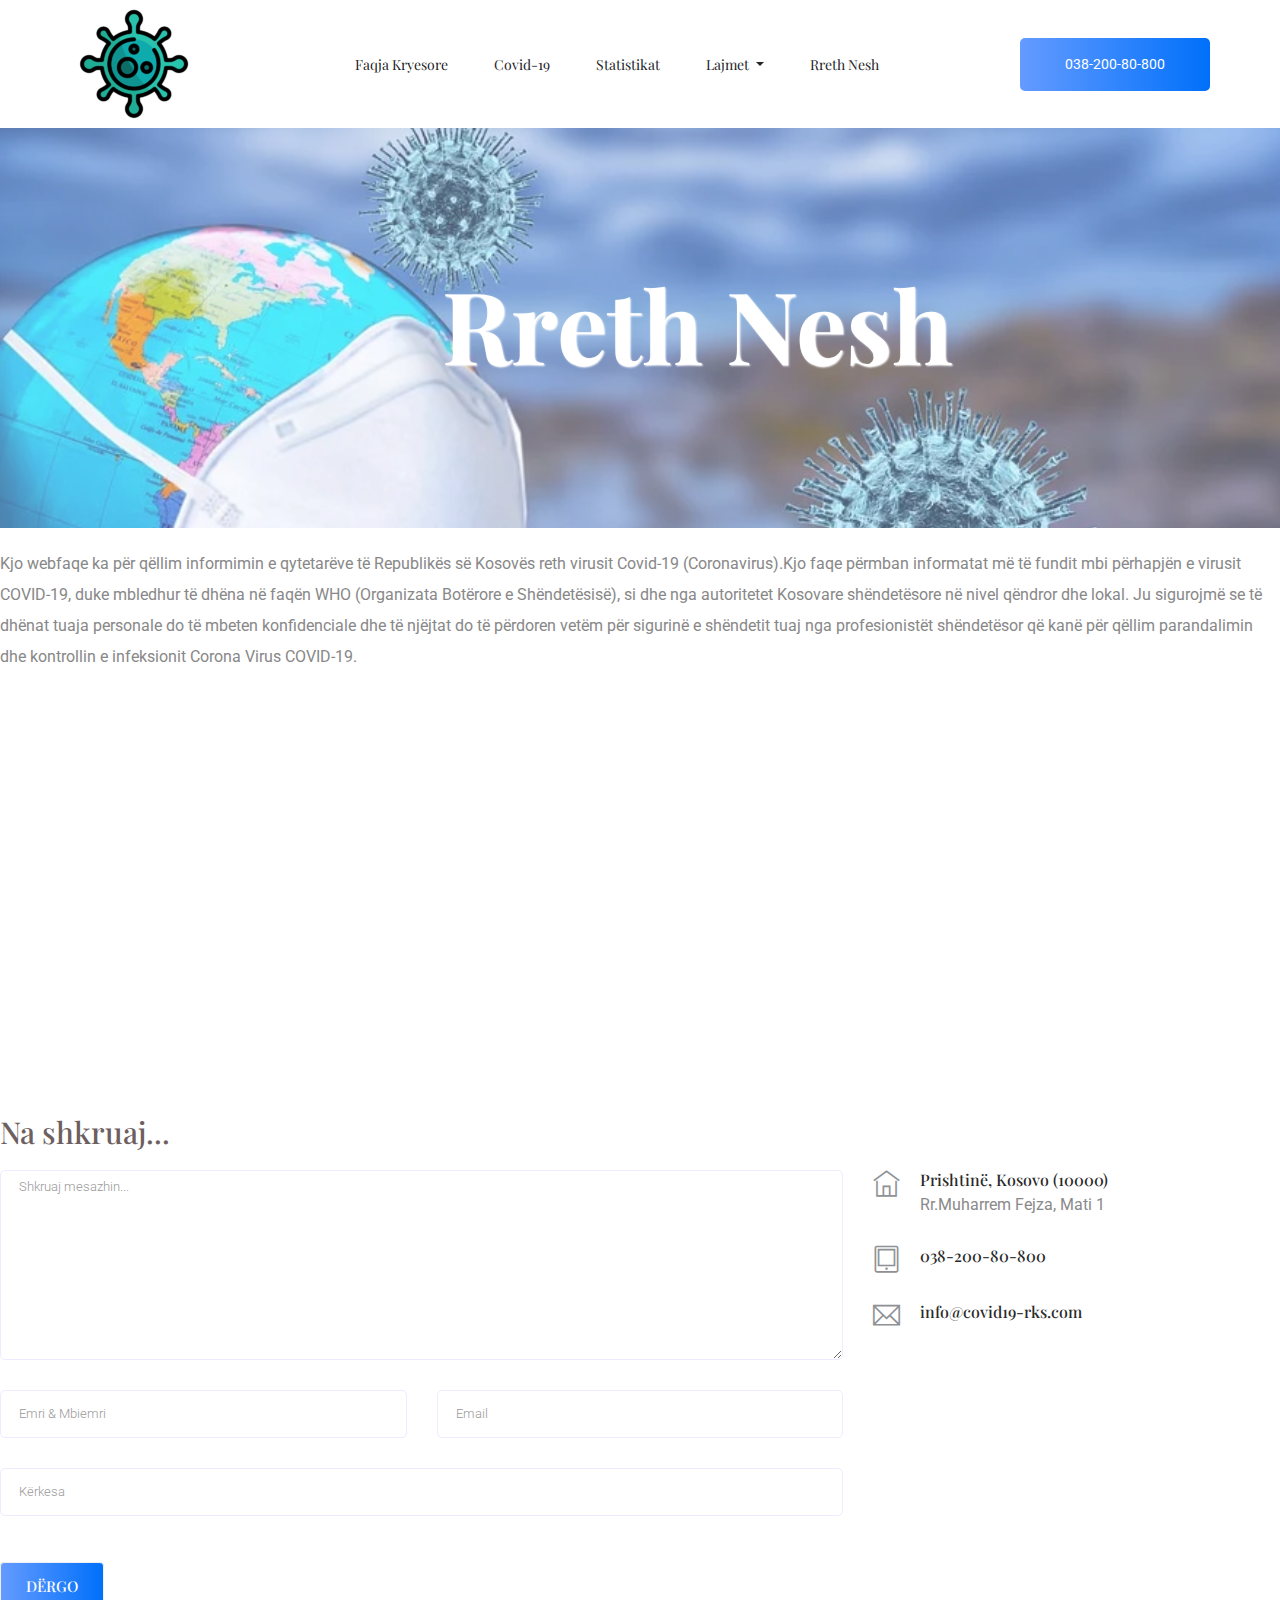
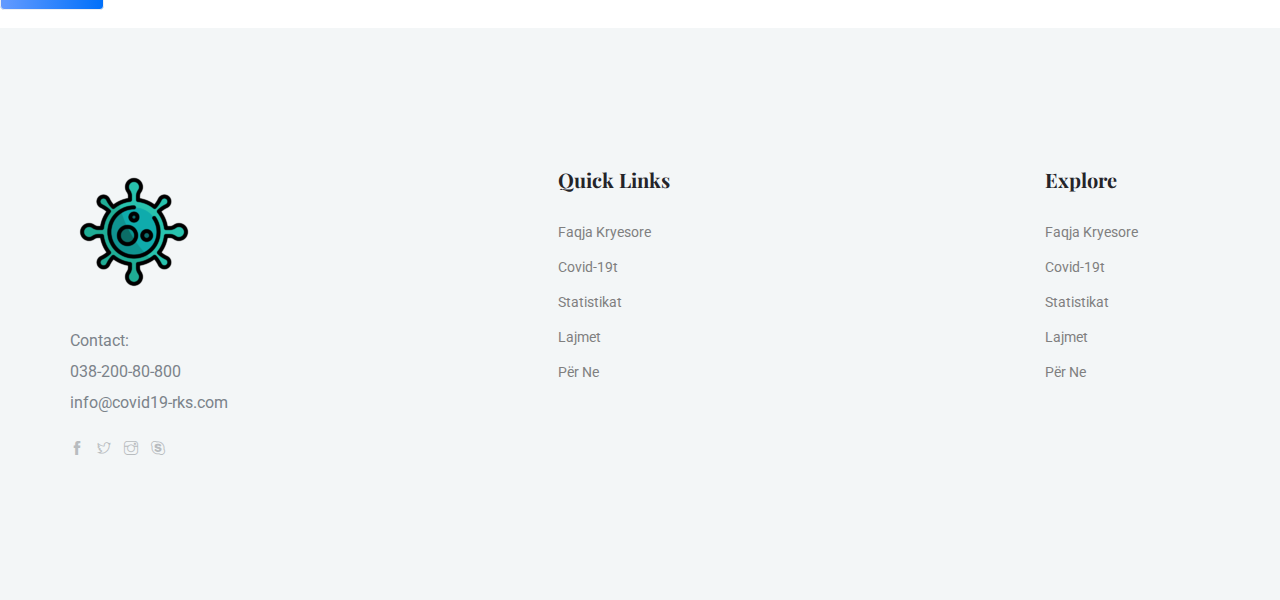
<file: contact.html>
<!doctype html>
<html lang="en">

<head>
  <!-- Required meta tags -->
  <meta charset="utf-8">
  <meta name="viewport" content="width=device-width, initial-scale=1, shrink-to-fit=no">
  <title>Covid19-RKS</title>
  <link rel="icon" href="img/logo.png">
  <!-- Bootstrap CSS -->
  <link rel="stylesheet" href="css/bootstrap.min.css">
  <!-- animate CSS -->
  <link rel="stylesheet" href="css/animate.css">
  <!-- owl carousel CSS -->
  <link rel="stylesheet" href="css/owl.carousel.min.css">
  <!-- themify CSS -->
  <link rel="stylesheet" href="css/themify-icons.css">
  <!-- flaticon CSS -->
  <link rel="stylesheet" href="css/flaticon.css">
  <!-- magnific popup CSS -->
  <link rel="stylesheet" href="css/magnific-popup.css">
  <!-- nice select CSS -->
  <link rel="stylesheet" href="css/nice-select.css">
  <!-- swiper CSS -->
  <link rel="stylesheet" href="css/slick.css">
  <!-- style CSS -->
  <link rel="stylesheet" href="css/style.css">
</head>

<body>
  <!--::header part start::-->
  <header class="main_menu">
    <div class="container">
      <div class="row align-items-center">
        <div class="col-lg-12">
          <nav class="navbar navbar-expand-lg navbar-light">
            <a class="navbar-brand" href="index.html"> <img src="img/logo.png" alt="logo"> </a>
            <button class="navbar-toggler" type="button" data-toggle="collapse" data-target="#navbarSupportedContent"
              aria-controls="navbarSupportedContent" aria-expanded="false" aria-label="Toggle navigation">
              <span class="navbar-toggler-icon"></span>
            </button>

            <div class="collapse navbar-collapse main-menu-item justify-content-center" id="navbarSupportedContent">
              <ul class="navbar-nav align-items-center">
                <li class="nav-item active">
                  <a class="nav-link" href="index.html">Faqja Kryesore</a>
                </li>
                <li class="nav-item">
                  <a class="nav-link" href="about.html">Covid-19</a>
                </li>
                <li class="nav-item">
                  <a class="nav-link" href="Doctor.html">Statistikat</a>
                </li>

               
                <li class="nav-item dropdown">
                  <a class="nav-link dropdown-toggle" href="blog.html" id="navbarDropdown_1" role="button"
                    data-toggle="dropdown" aria-haspopup="true" aria-expanded="false">
                    Lajmet
                  </a>
                  <div class="dropdown-menu" aria-labelledby="navbarDropdown_1">
                    <a class="dropdown-item" href="blog.html">Lajme</a>
                  
                  </div>
                </li>

                <li class="nav-item">
                  <a class="nav-link" href="contact.html">Rreth Nesh</a>
                </li>
              </ul>
            </div>
            <a class="btn_2 d-none d-lg-block" href="#">038-200-80-800</a>
          </nav>
        </div>
      </div>
    </div>
  </header>
  <!-- Header part end-->

  <!-- breadcrumb start-->
  <section class="breadcrumb_part breadcrumb_bg">
    <div class="container">
      <div class="row">
        <div class="col-lg-12">
          <div class="breadcrumb_iner">
            <div class="breadcrumb_iner_item" id="box6">
              <h2>Rreth Nesh</h2>
            </div>
          </div>
        </div>
      </div>
    </div>
  </section>
 
 <br> <!-- breadcrumb start-->

<div>
  <p>Kjo webfaqe ka për qëllim informimin e qytetarëve të Republikës së Kosovës reth virusit Covid-19 (Coronavirus).Kjo faqe përmban informatat më të fundit mbi përhapjën e virusit COVID-19, duke mbledhur të dhëna në faqën WHO (Organizata Botërore e Shëndetësisë), si dhe nga autoritetet Kosovare shëndetësore në nivel qëndror dhe lokal.
  Ju sigurojmë se të dhënat tuaja personale do të mbeten konfidenciale dhe të njëjtat do të përdoren vetëm për sigurinë e shëndetit tuaj nga profesionistët shëndetësor që kanë për qëllim parandalimin dhe kontrollin e infeksionit Corona Virus COVID-19. </p>
</div>
  <!-- ================ contact section start ================= -->
   <br>

  <div class="mapouter">
    <div class="gmap_canvas">
      <iframe  width="1100" height="500" id="gmap_canvas" src="https://maps.google.com/maps?ll=42.646536,21.1790953&q=Muharrem Fejza&t=&z=15&ie=UTF8&iwloc=&output=embed" frameborder="0" scrolling="no" marginheight="" marginwidth="">
        
      </iframe><a href="https://techwithlove.com/">
        
      </a></div>

      <style>.mapouter{
      position:center;
      text-align:center;
      height:400px;
      width: 1100px;
      margin-left: auto;
      margin-right: auto;
    }
  .gmap_canvas {
   overflow:hidden;
   background:none!important; 
   height:400px;
   width:1100px;
   text-align: center;

}
</style>
</div>

<br>


      <div class="row" id="box3">
        <div class="col-12">
          <h2 class="contact-title">Na shkruaj...</h2>
        </div>
        <div class="col-lg-8">
          <form class="form-contact contact_form" action="contact_process.php" method="post" id="contactForm"
            novalidate="novalidate">
            <div class="row">
              <div class="col-12">
                <div class="form-group">

                  <textarea class="form-control w-100" name="message" id="message" cols="30" rows="9"
                    onfocus="this.placeholder = ''" onblur="this.placeholder = 'Enter Message'"
                    placeholder='Shkruaj mesazhin...'></textarea>
                </div>
              </div>
              <div class="col-sm-6">
                <div class="form-group">
                  <input class="form-control" name="name" id="name" type="text" onfocus="this.placeholder = ''"
                    onblur="this.placeholder = 'Enter your name'" placeholder='Emri & Mbiemri'>
                </div>
              </div>
              <div class="col-sm-6">
                <div class="form-group">
                  <input class="form-control" name="email" id="email" type="email" onfocus="this.placeholder = ''"
                    onblur="this.placeholder = 'Enter email address'" placeholder='Email'>
                </div>
              </div>
              <div class="col-12">
                <div class="form-group">
                  <input class="form-control" name="subject" id="subject" type="text" onfocus="this.placeholder = ''"
                    onblur="this.placeholder = 'Enter Subject'" placeholder='Kërkesa'>
                </div>
              </div>
            </div>
            <div class="form-group mt-3" >
              <button type="submit" class="button button-contactForm btn_1">Dërgo</button>
            </div>
          </form>
        </div>
        <div class="col-lg-4">
          <div class="media contact-info">
            <span class="contact-info__icon"><i class="ti-home"></i></span>
            <div class="media-body">
              <h3>Prishtinë, Kosovo (10000)</h3>
              <p>Rr.Muharrem Fejza, Mati 1</p>
            </div>
          </div>
          <div class="media contact-info">
            <span class="contact-info__icon"><i class="ti-tablet"></i></span>
            <div class="media-body">
              <h3> 038-200-80-800</h3>
              <p></p>
            </div>
          </div>
          <div class="media contact-info">
            <span class="contact-info__icon"><i class="ti-email"></i></span>
            <div class="media-body">
              <h3>info@covid19-rks.com</h3>
              <p></p>
            </div>
          </div>
        </div>
      </div>
    </div>
  </section>
  <!-- ================ contact section end ================= -->

  <!-- footer part start-->
  <footer class="footer-area">
    <div class="footer section_padding">
      <div class="container">
        <div class="row justify-content-between">
          <div class="col-xl-2 col-md-4 col-sm-6 single-footer-widget">
            <a href="#" class="footer_logo"> <img src="img/logo.png" alt="#"> </a>
            <p>Contact: 
                            <br>
                        038-200-80-800
                        <br>
                        info@covid19-rks.com </p>
            <div class="social_logo">
              <a href="#"><i class="ti-facebook"></i></a>
              <a href="#"> <i class="ti-twitter"></i> </a>
              <a href="#"><i class="ti-instagram"></i></a>
              <a href="#"><i class="ti-skype"></i></a>
            </div>
          </div>
          <div class="col-xl-2 col-sm-6 col-md-4 single-footer-widget">
            <h4>Quick Links</h4>
            <ul>
              <li><a href="#">Faqja Kryesore</a></li>
              <li><a href="#">Covid-19t</a></li>
              <li><a href="#">Statistikat</a></li>
              <li><a href="#">Lajmet</a></li>
              <li><a href="#">Për Ne</a></li>
              
            </ul>
          </div>
          <div class="col-xl-2 col-sm-6 col-md-4 single-footer-widget">
            <h4>Explore</h4>
            <ul>
              <li><a href="#">Faqja Kryesore</a></li>
              <li><a href="#">Covid-19t</a></li>
              <li><a href="#">Statistikat</a></li>
              <li><a href="#">Lajmet</a></li>
              <li><a href="#">Për Ne</a></li>
              
            </ul>
          </div>
        
      

   

  <!-- footer part end-->

  <!-- jquery plugins here-->

  <script src="js/jquery-1.12.1.min.js"></script>
  <!-- popper js -->
  <script src="js/popper.min.js"></script>
  <!-- bootstrap js -->
  <script src="js/bootstrap.min.js"></script>
  <!-- owl carousel js -->
  <script src="js/owl.carousel.min.js"></script>
  <script src="js/jquery.nice-select.min.js"></script>
  <!-- contact js -->
  <script src="js/jquery.ajaxchimp.min.js"></script>
  <script src="js/jquery.form.js"></script>
  <script src="js/jquery.validate.min.js"></script>
  <script src="js/mail-script.js"></script>
  <script src="js/contact.js"></script>
  <!-- custom js -->
  <script src="js/custom.js"></script>
</body>

</html>
</file>
<file: css/themify-icons.css>
@font-face {
	font-family: 'themify';
	src:url('../fonts/themify.eot?-fvbane');
	src:url('../fonts/themify.eot?#iefix-fvbane') format('embedded-opentype'),
		url('../fonts/themify.woff?-fvbane') format('woff'),
		url('../fonts/themify.ttf?-fvbane') format('truetype'),
		url('../fonts/themify.svg?-fvbane#themify') format('svg');
	font-weight: normal;
	font-style: normal;
}

[class^="ti-"], [class*=" ti-"] {
	font-family: 'themify';
	speak: none;
	font-style: normal;
	font-weight: normal;
	font-variant: normal;
	text-transform: none;
	line-height: 1;

	/* Better Font Rendering =========== */
	-webkit-font-smoothing: antialiased;
	-moz-osx-font-smoothing: grayscale;
}

.ti-wand:before {
	content: "\e600";
}
.ti-volume:before {
	content: "\e601";
}
.ti-user:before {
	content: "\e602";
}
.ti-unlock:before {
	content: "\e603";
}
.ti-unlink:before {
	content: "\e604";
}
.ti-trash:before {
	content: "\e605";
}
.ti-thought:before {
	content: "\e606";
}
.ti-target:before {
	content: "\e607";
}
.ti-tag:before {
	content: "\e608";
}
.ti-tablet:before {
	content: "\e609";
}
.ti-star:before {
	content: "\e60a";
}
.ti-spray:before {
	content: "\e60b";
}
.ti-signal:before {
	content: "\e60c";
}
.ti-shopping-cart:before {
	content: "\e60d";
}
.ti-shopping-cart-full:before {
	content: "\e60e";
}
.ti-settings:before {
	content: "\e60f";
}
.ti-search:before {
	content: "\e610";
}
.ti-zoom-in:before {
	content: "\e611";
}
.ti-zoom-out:before {
	content: "\e612";
}
.ti-cut:before {
	content: "\e613";
}
.ti-ruler:before {
	content: "\e614";
}
.ti-ruler-pencil:before {
	content: "\e615";
}
.ti-ruler-alt:before {
	content: "\e616";
}
.ti-bookmark:before {
	content: "\e617";
}
.ti-bookmark-alt:before {
	content: "\e618";
}
.ti-reload:before {
	content: "\e619";
}
.ti-plus:before {
	content: "\e61a";
}
.ti-pin:before {
	content: "\e61b";
}
.ti-pencil:before {
	content: "\e61c";
}
.ti-pencil-alt:before {
	content: "\e61d";
}
.ti-paint-roller:before {
	content: "\e61e";
}
.ti-paint-bucket:before {
	content: "\e61f";
}
.ti-na:before {
	content: "\e620";
}
.ti-mobile:before {
	content: "\e621";
}
.ti-minus:before {
	content: "\e622";
}
.ti-medall:before {
	content: "\e623";
}
.ti-medall-alt:before {
	content: "\e624";
}
.ti-marker:before {
	content: "\e625";
}
.ti-marker-alt:before {
	content: "\e626";
}
.ti-arrow-up:before {
	content: "\e627";
}
.ti-arrow-right:before {
	content: "\e628";
}
.ti-arrow-left:before {
	content: "\e629";
}
.ti-arrow-down:before {
	content: "\e62a";
}
.ti-lock:before {
	content: "\e62b";
}
.ti-location-arrow:before {
	content: "\e62c";
}
.ti-link:before {
	content: "\e62d";
}
.ti-layout:before {
	content: "\e62e";
}
.ti-layers:before {
	content: "\e62f";
}
.ti-layers-alt:before {
	content: "\e630";
}
.ti-key:before {
	content: "\e631";
}
.ti-import:before {
	content: "\e632";
}
.ti-image:before {
	content: "\e633";
}
.ti-heart:before {
	content: "\e634";
}
.ti-heart-broken:before {
	content: "\e635";
}
.ti-hand-stop:before {
	content: "\e636";
}
.ti-hand-open:before {
	content: "\e637";
}
.ti-hand-drag:before {
	content: "\e638";
}
.ti-folder:before {
	content: "\e639";
}
.ti-flag:before {
	content: "\e63a";
}
.ti-flag-alt:before {
	content: "\e63b";
}
.ti-flag-alt-2:before {
	content: "\e63c";
}
.ti-eye:before {
	content: "\e63d";
}
.ti-export:before {
	content: "\e63e";
}
.ti-exchange-vertical:before {
	content: "\e63f";
}
.ti-desktop:before {
	content: "\e640";
}
.ti-cup:before {
	content: "\e641";
}
.ti-crown:before {
	content: "\e642";
}
.ti-comments:before {
	content: "\e643";
}
.ti-comment:before {
	content: "\e644";
}
.ti-comment-alt:before {
	content: "\e645";
}
.ti-close:before {
	content: "\e646";
}
.ti-clip:before {
	content: "\e647";
}
.ti-angle-up:before {
	content: "\e648";
}
.ti-angle-right:before {
	content: "\e649";
}
.ti-angle-left:before {
	content: "\e64a";
}
.ti-angle-down:before {
	content: "\e64b";
}
.ti-check:before {
	content: "\e64c";
}
.ti-check-box:before {
	content: "\e64d";
}
.ti-camera:before {
	content: "\e64e";
}
.ti-announcement:before {
	content: "\e64f";
}
.ti-brush:before {
	content: "\e650";
}
.ti-briefcase:before {
	content: "\e651";
}
.ti-bolt:before {
	content: "\e652";
}
.ti-bolt-alt:before {
	content: "\e653";
}
.ti-blackboard:before {
	content: "\e654";
}
.ti-bag:before {
	content: "\e655";
}
.ti-move:before {
	content: "\e656";
}
.ti-arrows-vertical:before {
	content: "\e657";
}
.ti-arrows-horizontal:before {
	content: "\e658";
}
.ti-fullscreen:before {
	content: "\e659";
}
.ti-arrow-top-right:before {
	content: "\e65a";
}
.ti-arrow-top-left:before {
	content: "\e65b";
}
.ti-arrow-circle-up:before {
	content: "\e65c";
}
.ti-arrow-circle-right:before {
	content: "\e65d";
}
.ti-arrow-circle-left:before {
	content: "\e65e";
}
.ti-arrow-circle-down:before {
	content: "\e65f";
}
.ti-angle-double-up:before {
	content: "\e660";
}
.ti-angle-double-right:before {
	content: "\e661";
}
.ti-angle-double-left:before {
	content: "\e662";
}
.ti-angle-double-down:before {
	content: "\e663";
}
.ti-zip:before {
	content: "\e664";
}
.ti-world:before {
	content: "\e665";
}
.ti-wheelchair:before {
	content: "\e666";
}
.ti-view-list:before {
	content: "\e667";
}
.ti-view-list-alt:before {
	content: "\e668";
}
.ti-view-grid:before {
	content: "\e669";
}
.ti-uppercase:before {
	content: "\e66a";
}
.ti-upload:before {
	content: "\e66b";
}
.ti-underline:before {
	content: "\e66c";
}
.ti-truck:before {
	content: "\e66d";
}
.ti-timer:before {
	content: "\e66e";
}
.ti-ticket:before {
	content: "\e66f";
}
.ti-thumb-up:before {
	content: "\e670";
}
.ti-thumb-down:before {
	content: "\e671";
}
.ti-text:before {
	content: "\e672";
}
.ti-stats-up:before {
	content: "\e673";
}
.ti-stats-down:before {
	content: "\e674";
}
.ti-split-v:before {
	content: "\e675";
}
.ti-split-h:before {
	content: "\e676";
}
.ti-smallcap:before {
	content: "\e677";
}
.ti-shine:before {
	content: "\e678";
}
.ti-shift-right:before {
	content: "\e679";
}
.ti-shift-left:before {
	content: "\e67a";
}
.ti-shield:before {
	content: "\e67b";
}
.ti-notepad:before {
	content: "\e67c";
}
.ti-server:before {
	content: "\e67d";
}
.ti-quote-right:before {
	content: "\e67e";
}
.ti-quote-left:before {
	content: "\e67f";
}
.ti-pulse:before {
	content: "\e680";
}
.ti-printer:before {
	content: "\e681";
}
.ti-power-off:before {
	content: "\e682";
}
.ti-plug:before {
	content: "\e683";
}
.ti-pie-chart:before {
	content: "\e684";
}
.ti-paragraph:before {
	content: "\e685";
}
.ti-panel:before {
	content: "\e686";
}
.ti-package:before {
	content: "\e687";
}
.ti-music:before {
	content: "\e688";
}
.ti-music-alt:before {
	content: "\e689";
}
.ti-mouse:before {
	content: "\e68a";
}
.ti-mouse-alt:before {
	content: "\e68b";
}
.ti-money:before {
	content: "\e68c";
}
.ti-microphone:before {
	content: "\e68d";
}
.ti-menu:before {
	content: "\e68e";
}
.ti-menu-alt:before {
	content: "\e68f";
}
.ti-map:before {
	content: "\e690";
}
.ti-map-alt:before {
	content: "\e691";
}
.ti-loop:before {
	content: "\e692";
}
.ti-location-pin:before {
	content: "\e693";
}
.ti-list:before {
	content: "\e694";
}
.ti-light-bulb:before {
	content: "\e695";
}
.ti-Italic:before {
	content: "\e696";
}
.ti-info:before {
	content: "\e697";
}
.ti-infinite:before {
	content: "\e698";
}
.ti-id-badge:before {
	content: "\e699";
}
.ti-hummer:before {
	content: "\e69a";
}
.ti-home:before {
	content: "\e69b";
}
.ti-help:before {
	content: "\e69c";
}
.ti-headphone:before {
	content: "\e69d";
}
.ti-harddrives:before {
	content: "\e69e";
}
.ti-harddrive:before {
	content: "\e69f";
}
.ti-gift:before {
	content: "\e6a0";
}
.ti-game:before {
	content: "\e6a1";
}
.ti-filter:before {
	content: "\e6a2";
}
.ti-files:before {
	content: "\e6a3";
}
.ti-file:before {
	content: "\e6a4";
}
.ti-eraser:before {
	content: "\e6a5";
}
.ti-envelope:before {
	content: "\e6a6";
}
.ti-download:before {
	content: "\e6a7";
}
.ti-direction:before {
	content: "\e6a8";
}
.ti-direction-alt:before {
	content: "\e6a9";
}
.ti-dashboard:before {
	content: "\e6aa";
}
.ti-control-stop:before {
	content: "\e6ab";
}
.ti-control-shuffle:before {
	content: "\e6ac";
}
.ti-control-play:before {
	content: "\e6ad";
}
.ti-control-pause:before {
	content: "\e6ae";
}
.ti-control-forward:before {
	content: "\e6af";
}
.ti-control-backward:before {
	content: "\e6b0";
}
.ti-cloud:before {
	content: "\e6b1";
}
.ti-cloud-up:before {
	content: "\e6b2";
}
.ti-cloud-down:before {
	content: "\e6b3";
}
.ti-clipboard:before {
	content: "\e6b4";
}
.ti-car:before {
	content: "\e6b5";
}
.ti-calendar:before {
	content: "\e6b6";
}
.ti-book:before {
	content: "\e6b7";
}
.ti-bell:before {
	content: "\e6b8";
}
.ti-basketball:before {
	content: "\e6b9";
}
.ti-bar-chart:before {
	content: "\e6ba";
}
.ti-bar-chart-alt:before {
	content: "\e6bb";
}
.ti-back-right:before {
	content: "\e6bc";
}
.ti-back-left:before {
	content: "\e6bd";
}
.ti-arrows-corner:before {
	content: "\e6be";
}
.ti-archive:before {
	content: "\e6bf";
}
.ti-anchor:before {
	content: "\e6c0";
}
.ti-align-right:before {
	content: "\e6c1";
}
.ti-align-left:before {
	content: "\e6c2";
}
.ti-align-justify:before {
	content: "\e6c3";
}
.ti-align-center:before {
	content: "\e6c4";
}
.ti-alert:before {
	content: "\e6c5";
}
.ti-alarm-clock:before {
	content: "\e6c6";
}
.ti-agenda:before {
	content: "\e6c7";
}
.ti-write:before {
	content: "\e6c8";
}
.ti-window:before {
	content: "\e6c9";
}
.ti-widgetized:before {
	content: "\e6ca";
}
.ti-widget:before {
	content: "\e6cb";
}
.ti-widget-alt:before {
	content: "\e6cc";
}
.ti-wallet:before {
	content: "\e6cd";
}
.ti-video-clapper:before {
	content: "\e6ce";
}
.ti-video-camera:before {
	content: "\e6cf";
}
.ti-vector:before {
	content: "\e6d0";
}
.ti-themify-logo:before {
	content: "\e6d1";
}
.ti-themify-favicon:before {
	content: "\e6d2";
}
.ti-themify-favicon-alt:before {
	content: "\e6d3";
}
.ti-support:before {
	content: "\e6d4";
}
.ti-stamp:before {
	content: "\e6d5";
}
.ti-split-v-alt:before {
	content: "\e6d6";
}
.ti-slice:before {
	content: "\e6d7";
}
.ti-shortcode:before {
	content: "\e6d8";
}
.ti-shift-right-alt:before {
	content: "\e6d9";
}
.ti-shift-left-alt:before {
	content: "\e6da";
}
.ti-ruler-alt-2:before {
	content: "\e6db";
}
.ti-receipt:before {
	content: "\e6dc";
}
.ti-pin2:before {
	content: "\e6dd";
}
.ti-pin-alt:before {
	content: "\e6de";
}
.ti-pencil-alt2:before {
	content: "\e6df";
}
.ti-palette:before {
	content: "\e6e0";
}
.ti-more:before {
	content: "\e6e1";
}
.ti-more-alt:before {
	content: "\e6e2";
}
.ti-microphone-alt:before {
	content: "\e6e3";
}
.ti-magnet:before {
	content: "\e6e4";
}
.ti-line-double:before {
	content: "\e6e5";
}
.ti-line-dotted:before {
	content: "\e6e6";
}
.ti-line-dashed:before {
	content: "\e6e7";
}
.ti-layout-width-full:before {
	content: "\e6e8";
}
.ti-layout-width-default:before {
	content: "\e6e9";
}
.ti-layout-width-default-alt:before {
	content: "\e6ea";
}
.ti-layout-tab:before {
	content: "\e6eb";
}
.ti-layout-tab-window:before {
	content: "\e6ec";
}
.ti-layout-tab-v:before {
	content: "\e6ed";
}
.ti-layout-tab-min:before {
	content: "\e6ee";
}
.ti-layout-slider:before {
	content: "\e6ef";
}
.ti-layout-slider-alt:before {
	content: "\e6f0";
}
.ti-layout-sidebar-right:before {
	content: "\e6f1";
}
.ti-layout-sidebar-none:before {
	content: "\e6f2";
}
.ti-layout-sidebar-left:before {
	content: "\e6f3";
}
.ti-layout-placeholder:before {
	content: "\e6f4";
}
.ti-layout-menu:before {
	content: "\e6f5";
}
.ti-layout-menu-v:before {
	content: "\e6f6";
}
.ti-layout-menu-separated:before {
	content: "\e6f7";
}
.ti-layout-menu-full:before {
	content: "\e6f8";
}
.ti-layout-media-right-alt:before {
	content: "\e6f9";
}
.ti-layout-media-right:before {
	content: "\e6fa";
}
.ti-layout-media-overlay:before {
	content: "\e6fb";
}
.ti-layout-media-overlay-alt:before {
	content: "\e6fc";
}
.ti-layout-media-overlay-alt-2:before {
	content: "\e6fd";
}
.ti-layout-media-left-alt:before {
	content: "\e6fe";
}
.ti-layout-media-left:before {
	content: "\e6ff";
}
.ti-layout-media-center-alt:before {
	content: "\e700";
}
.ti-layout-media-center:before {
	content: "\e701";
}
.ti-layout-list-thumb:before {
	content: "\e702";
}
.ti-layout-list-thumb-alt:before {
	content: "\e703";
}
.ti-layout-list-post:before {
	content: "\e704";
}
.ti-layout-list-large-image:before {
	content: "\e705";
}
.ti-layout-line-solid:before {
	content: "\e706";
}
.ti-layout-grid4:before {
	content: "\e707";
}
.ti-layout-grid3:before {
	content: "\e708";
}
.ti-layout-grid2:before {
	content: "\e709";
}
.ti-layout-grid2-thumb:before {
	content: "\e70a";
}
.ti-layout-cta-right:before {
	content: "\e70b";
}
.ti-layout-cta-left:before {
	content: "\e70c";
}
.ti-layout-cta-center:before {
	content: "\e70d";
}
.ti-layout-cta-btn-right:before {
	content: "\e70e";
}
.ti-layout-cta-btn-left:before {
	content: "\e70f";
}
.ti-layout-column4:before {
	content: "\e710";
}
.ti-layout-column3:before {
	content: "\e711";
}
.ti-layout-column2:before {
	content: "\e712";
}
.ti-layout-accordion-separated:before {
	content: "\e713";
}
.ti-layout-accordion-merged:before {
	content: "\e714";
}
.ti-layout-accordion-list:before {
	content: "\e715";
}
.ti-ink-pen:before {
	content: "\e716";
}
.ti-info-alt:before {
	content: "\e717";
}
.ti-help-alt:before {
	content: "\e718";
}
.ti-headphone-alt:before {
	content: "\e719";
}
.ti-hand-point-up:before {
	content: "\e71a";
}
.ti-hand-point-right:before {
	content: "\e71b";
}
.ti-hand-point-left:before {
	content: "\e71c";
}
.ti-hand-point-down:before {
	content: "\e71d";
}
.ti-gallery:before {
	content: "\e71e";
}
.ti-face-smile:before {
	content: "\e71f";
}
.ti-face-sad:before {
	content: "\e720";
}
.ti-credit-card:before {
	content: "\e721";
}
.ti-control-skip-forward:before {
	content: "\e722";
}
.ti-control-skip-backward:before {
	content: "\e723";
}
.ti-control-record:before {
	content: "\e724";
}
.ti-control-eject:before {
	content: "\e725";
}
.ti-comments-smiley:before {
	content: "\e726";
}
.ti-brush-alt:before {
	content: "\e727";
}
.ti-youtube:before {
	content: "\e728";
}
.ti-vimeo:before {
	content: "\e729";
}
.ti-twitter:before {
	content: "\e72a";
}
.ti-time:before {
	content: "\e72b";
}
.ti-tumblr:before {
	content: "\e72c";
}
.ti-skype:before {
	content: "\e72d";
}
.ti-share:before {
	content: "\e72e";
}
.ti-share-alt:before {
	content: "\e72f";
}
.ti-rocket:before {
	content: "\e730";
}
.ti-pinterest:before {
	content: "\e731";
}
.ti-new-window:before {
	content: "\e732";
}
.ti-microsoft:before {
	content: "\e733";
}
.ti-list-ol:before {
	content: "\e734";
}
.ti-linkedin:before {
	content: "\e735";
}
.ti-layout-sidebar-2:before {
	content: "\e736";
}
.ti-layout-grid4-alt:before {
	content: "\e737";
}
.ti-layout-grid3-alt:before {
	content: "\e738";
}
.ti-layout-grid2-alt:before {
	content: "\e739";
}
.ti-layout-column4-alt:before {
	content: "\e73a";
}
.ti-layout-column3-alt:before {
	content: "\e73b";
}
.ti-layout-column2-alt:before {
	content: "\e73c";
}
.ti-instagram:before {
	content: "\e73d";
}
.ti-google:before {
	content: "\e73e";
}
.ti-github:before {
	content: "\e73f";
}
.ti-flickr:before {
	content: "\e740";
}
.ti-facebook:before {
	content: "\e741";
}
.ti-dropbox:before {
	content: "\e742";
}
.ti-dribbble:before {
	content: "\e743";
}
.ti-apple:before {
	content: "\e744";
}
.ti-android:before {
	content: "\e745";
}
.ti-save:before {
	content: "\e746";
}
.ti-save-alt:before {
	content: "\e747";
}
.ti-yahoo:before {
	content: "\e748";
}
.ti-wordpress:before {
	content: "\e749";
}
.ti-vimeo-alt:before {
	content: "\e74a";
}
.ti-twitter-alt:before {
	content: "\e74b";
}
.ti-tumblr-alt:before {
	content: "\e74c";
}
.ti-trello:before {
	content: "\e74d";
}
.ti-stack-overflow:before {
	content: "\e74e";
}
.ti-soundcloud:before {
	content: "\e74f";
}
.ti-sharethis:before {
	content: "\e750";
}
.ti-sharethis-alt:before {
	content: "\e751";
}
.ti-reddit:before {
	content: "\e752";
}
.ti-pinterest-alt:before {
	content: "\e753";
}
.ti-microsoft-alt:before {
	content: "\e754";
}
.ti-linux:before {
	content: "\e755";
}
.ti-jsfiddle:before {
	content: "\e756";
}
.ti-joomla:before {
	content: "\e757";
}
.ti-html5:before {
	content: "\e758";
}
.ti-flickr-alt:before {
	content: "\e759";
}
.ti-email:before {
	content: "\e75a";
}
.ti-drupal:before {
	content: "\e75b";
}
.ti-dropbox-alt:before {
	content: "\e75c";
}
.ti-css3:before {
	content: "\e75d";
}
.ti-rss:before {
	content: "\e75e";
}
.ti-rss-alt:before {
	content: "\e75f";
}
</file>
<file: css/flaticon.css>
/*
  	Flaticon icon font: Flaticon
  	Creation date: 09/04/2019 10:10
  	*/

@font-face {
  font-family: "Flaticon";
  src: url("../fonts/Flaticon.eot");
  src: url("../fonts/Flaticon.eot?#iefix") format("embedded-opentype"),
       url("../fonts/Flaticon.woff2") format("woff2"),
       url("../fonts/Flaticon.woff") format("woff"),
       url("../fonts/Flaticon.ttf") format("truetype"),
       url("../fonts/Flaticon.svg#Flaticon") format("svg");
  font-weight: normal;
  font-style: normal;
}

@media screen and (-webkit-min-device-pixel-ratio:0) {
  @font-face {
    font-family: "Flaticon";
    src: url("./Flaticon.svg#Flaticon") format("svg");
  }
}

[class^="flaticon-"]:before, [class*=" flaticon-"]:before,
[class^="flaticon-"]:after, [class*=" flaticon-"]:after {   
  font-family: Flaticon;
        font-size: 30px;
       font-style: normal;
       color: #fff;
}

.flaticon-growth:before { content: "\f100"; }
.flaticon-wallet:before { content: "\f101"; }
</file>
<file: css/nice-select.css>
.nice-select {
  -webkit-tap-highlight-color: transparent;
  background-color: #fff;
  border-radius: 5px;
  border: solid 1px #e8e8e8;
  box-sizing: border-box;
  clear: both;
  cursor: pointer;
  display: block;
  float: left;
  font-family: inherit;
  font-size: 14px;
  font-weight: normal;
  height: 42px;
  line-height: 40px;
  outline: none;
  padding-left: 18px;
  padding-right: 30px;
  position: relative;
  text-align: left !important;
  -webkit-transition: all 0.2s ease-in-out;
  transition: all 0.2s ease-in-out;
  -webkit-user-select: none;
     -moz-user-select: none;
      -ms-user-select: none;
          user-select: none;
  white-space: nowrap;
  width: auto; }
  .nice-select:hover {
    border-color: #dbdbdb; }
  .nice-select:active, .nice-select.open, .nice-select:focus {
    border-color: #999; }
  .nice-select:after {
    border-bottom: 2px solid #999;
    border-right: 2px solid #999;
    content: '';
    display: block;
    height: 10px;
    margin-top: -4px;
    pointer-events: none;
    position: absolute;
    right: 12px;
    top: 50%;
    -webkit-transform-origin: 66% 66%;
        -ms-transform-origin: 66% 66%;
            transform-origin: 66% 66%;
    -webkit-transform: rotate(45deg);
        -ms-transform: rotate(45deg);
            transform: rotate(45deg);
    -webkit-transition: all 0.15s ease-in-out;
    transition: all 0.15s ease-in-out;
    width: 10px; }
  .nice-select.open:after {
    -webkit-transform: rotate(-135deg);
        -ms-transform: rotate(-135deg);
            transform: rotate(-135deg); }
  .nice-select.open .list {
    opacity: 1;
    pointer-events: auto;
    -webkit-transform: scale(1) translateY(0);
        -ms-transform: scale(1) translateY(0);
            transform: scale(1) translateY(0); }
  .nice-select.disabled {
    border-color: #ededed;
    color: #999;
    pointer-events: none; }
    .nice-select.disabled:after {
      border-color: #cccccc; }
  .nice-select.wide {
    width: 100%; }
    .nice-select.wide .list {
      left: 0 !important;
      right: 0 !important; }
  .nice-select.right {
    float: right; }
    .nice-select.right .list {
      left: auto;
      right: 0; }
  .nice-select.small {
    font-size: 12px;
    height: 36px;
    line-height: 34px; }
    .nice-select.small:after {
      height: 4px;
      width: 4px; }
    .nice-select.small .option {
      line-height: 34px;
      min-height: 34px; }
  .nice-select .list {
    background-color: #fff;
    border-radius: 5px;
    box-shadow: 0 0 0 1px rgba(68, 68, 68, 0.11);
    box-sizing: border-box;
    margin-top: 4px;
    opacity: 0;
    overflow: hidden;
    padding: 0;
    pointer-events: none;
    position: absolute;
    top: 100%;
    left: 0;
    -webkit-transform-origin: 50% 0;
        -ms-transform-origin: 50% 0;
            transform-origin: 50% 0;
    -webkit-transform: scale(0.75) translateY(-21px);
        -ms-transform: scale(0.75) translateY(-21px);
            transform: scale(0.75) translateY(-21px);
    -webkit-transition: all 0.2s cubic-bezier(0.5, 0, 0, 1.25), opacity 0.15s ease-out;
    transition: all 0.2s cubic-bezier(0.5, 0, 0, 1.25), opacity 0.15s ease-out;
    z-index: 9; }
    .nice-select .list:hover .option:not(:hover) {
      background-color: transparent !important; }
  .nice-select .option {
    cursor: pointer;
    font-weight: 400;
    line-height: 40px;
    list-style: none;
    min-height: 40px;
    outline: none;
    padding-left: 18px;
    padding-right: 29px;
    text-align: left;
    -webkit-transition: all 0.2s;
    transition: all 0.2s; }
    .nice-select .option:hover, .nice-select .option.focus, .nice-select .option.selected.focus {
      background-color: #f6f6f6; }
    .nice-select .option.selected {
      font-weight: bold; }
    .nice-select .option.disabled {
      background-color: transparent;
      color: #999;
      cursor: default; }

.no-csspointerevents .nice-select .list {
  display: none; }

.no-csspointerevents .nice-select.open .list {
  display: block; }
</file>
<file: css/style.css>
@import url("https://fonts.googleapis.com/css?family=Playfair+Display:400,700|Roboto:300,400,500,700&display=swap");
/* line 1, ../../01 cl html template/03_jun 2019/182_medico_html/sass/_extends.scss */
.btn_1, .btn_2, .regervation_part .btn_2:hover {
  background-image: -webkit-linear-gradient(to right, #649bff, #0070fa, #649bff);
  background-image: -o-linear-gradient(to right, #649bff, #0070fa, #649bff);
  background-image: linear-gradient(to right, #649bff, #0070fa, #649bff);
}

/* line 6, ../../01 cl html template/03_jun 2019/182_medico_html/sass/_extends.scss */
.regervation_part .btn_2 {
  background-image: -webkit-linear-gradient(to right, #fff, #fff, #fff);
  background-image: -o-linear-gradient(to right, #fff, #fff, #fff);
  background-image: linear-gradient(to right, #fff, #fff, #fff);
}

/**************** common css start ****************/
/* line 3, ../../01 cl html template/03_jun 2019/182_medico_html/sass/_common.scss */
body {
  font-family: "Roboto", sans-serif;
  padding: 0;
  margin: 0;
  font-size: 14px;
}

/* line 9, ../../01 cl html template/03_jun 2019/182_medico_html/sass/_common.scss */
.message_submit_form:focus {
  outline: none;
}

/* line 12, ../../01 cl html template/03_jun 2019/182_medico_html/sass/_common.scss */
input:hover, input:focus {
  outline: none !important;
}

/* line 15, ../../01 cl html template/03_jun 2019/182_medico_html/sass/_common.scss */
.gray_bg {
  background-color: #f7f7f7;
}

/* line 18, ../../01 cl html template/03_jun 2019/182_medico_html/sass/_common.scss */
.section_padding {
  padding: 140px 0px;
}

@media only screen and (min-width: 992px) and (max-width: 1200px) {
  /* line 18, ../../01 cl html template/03_jun 2019/182_medico_html/sass/_common.scss */
  .section_padding {
    padding: 80px 0px;
  }
}

@media only screen and (min-width: 768px) and (max-width: 991px) {
  /* line 18, ../../01 cl html template/03_jun 2019/182_medico_html/sass/_common.scss */
  .section_padding {
    padding: 70px 0px;
  }
}

@media (max-width: 576px) {
  /* line 18, ../../01 cl html template/03_jun 2019/182_medico_html/sass/_common.scss */
  .section_padding {
    padding: 70px 0px;
  }
}

@media only screen and (min-width: 576px) and (max-width: 767px) {
  /* line 18, ../../01 cl html template/03_jun 2019/182_medico_html/sass/_common.scss */
  .section_padding {
    padding: 70px 0px;
  }
}

/* line 33, ../../01 cl html template/03_jun 2019/182_medico_html/sass/_common.scss */
.single_padding_top {
  padding-top: 140px !important;
}

@media only screen and (min-width: 992px) and (max-width: 1200px) {
  /* line 33, ../../01 cl html template/03_jun 2019/182_medico_html/sass/_common.scss */
  .single_padding_top {
    padding-top: 70px !important;
  }
}

@media only screen and (min-width: 768px) and (max-width: 991px) {
  /* line 33, ../../01 cl html template/03_jun 2019/182_medico_html/sass/_common.scss */
  .single_padding_top {
    padding-top: 70px !important;
  }
}

@media (max-width: 576px) {
  /* line 33, ../../01 cl html template/03_jun 2019/182_medico_html/sass/_common.scss */
  .single_padding_top {
    padding-top: 70px !important;
  }
}

@media only screen and (min-width: 576px) and (max-width: 767px) {
  /* line 33, ../../01 cl html template/03_jun 2019/182_medico_html/sass/_common.scss */
  .single_padding_top {
    padding-top: 80px !important;
  }
}

/* line 48, ../../01 cl html template/03_jun 2019/182_medico_html/sass/_common.scss */
.padding_top {
  padding-top: 140px;
}

@media only screen and (min-width: 992px) and (max-width: 1200px) {
  /* line 48, ../../01 cl html template/03_jun 2019/182_medico_html/sass/_common.scss */
  .padding_top {
    padding-top: 80px;
  }
}

@media only screen and (min-width: 768px) and (max-width: 991px) {
  /* line 48, ../../01 cl html template/03_jun 2019/182_medico_html/sass/_common.scss */
  .padding_top {
    padding-top: 70px;
  }
}

@media (max-width: 576px) {
  /* line 48, ../../01 cl html template/03_jun 2019/182_medico_html/sass/_common.scss */
  .padding_top {
    padding-top: 70px;
  }
}

@media only screen and (min-width: 576px) and (max-width: 767px) {
  /* line 48, ../../01 cl html template/03_jun 2019/182_medico_html/sass/_common.scss */
  .padding_top {
    padding-top: 70px;
  }
}

/* line 63, ../../01 cl html template/03_jun 2019/182_medico_html/sass/_common.scss */
.padding_bottom {
  padding-bottom: 140px;
}

@media only screen and (min-width: 992px) and (max-width: 1200px) {
  /* line 63, ../../01 cl html template/03_jun 2019/182_medico_html/sass/_common.scss */
  .padding_bottom {
    padding-bottom: 80px;
  }
}

@media only screen and (min-width: 768px) and (max-width: 991px) {
  /* line 63, ../../01 cl html template/03_jun 2019/182_medico_html/sass/_common.scss */
  .padding_bottom {
    padding-bottom: 70px;
  }
}

@media (max-width: 576px) {
  /* line 63, ../../01 cl html template/03_jun 2019/182_medico_html/sass/_common.scss */
  .padding_bottom {
    padding-bottom: 70px;
  }
}

@media only screen and (min-width: 576px) and (max-width: 767px) {
  /* line 63, ../../01 cl html template/03_jun 2019/182_medico_html/sass/_common.scss */
  .padding_bottom {
    padding-bottom: 70px;
  }
}

/* line 78, ../../01 cl html template/03_jun 2019/182_medico_html/sass/_common.scss */
a {
  text-decoration: none;
  -webkit-transition: 0.5s;
  transition: 0.5s;
}

/* line 81, ../../01 cl html template/03_jun 2019/182_medico_html/sass/_common.scss */
a:hover {
  outline: none;
  text-decoration: none;
}

/* line 87, ../../01 cl html template/03_jun 2019/182_medico_html/sass/_common.scss */
h1, h2, h3, h4, h5, h6 {
  color: #242429;
  font-family: "Playfair Display", serif;
}

/* line 91, ../../01 cl html template/03_jun 2019/182_medico_html/sass/_common.scss */
p {
  color: #666666;
  font-family: "Roboto", sans-serif;
  line-height: 1.929;
  font-size: 16px;
  margin-bottom: 0px;
  color: #888888;
}

/* line 100, ../../01 cl html template/03_jun 2019/182_medico_html/sass/_common.scss */
h2 {
  font-size: 44px;
  line-height: 28px;
  color: #242429;
  font-weight: 600;
  line-height: 1.222;
}

@media (max-width: 576px) {
  /* line 100, ../../01 cl html template/03_jun 2019/182_medico_html/sass/_common.scss */
  h2 {
    font-size: 22px;
    line-height: 25px;
  }
}

@media only screen and (min-width: 576px) and (max-width: 767px) {
  /* line 100, ../../01 cl html template/03_jun 2019/182_medico_html/sass/_common.scss */
  h2 {
    font-size: 24px;
    line-height: 25px;
  }
}

/* line 117, ../../01 cl html template/03_jun 2019/182_medico_html/sass/_common.scss */
h3 {
  font-size: 24px;
  line-height: 25px;
}

@media (max-width: 576px) {
  /* line 117, ../../01 cl html template/03_jun 2019/182_medico_html/sass/_common.scss */
  h3 {
    font-size: 20px;
  }
}

/* line 126, ../../01 cl html template/03_jun 2019/182_medico_html/sass/_common.scss */
h5 {
  font-size: 18px;
  line-height: 22px;
}

/* line 131, ../../01 cl html template/03_jun 2019/182_medico_html/sass/_common.scss */
img {
  max-width: 100%;
}

/* line 134, ../../01 cl html template/03_jun 2019/182_medico_html/sass/_common.scss */
a:focus, .button:focus, button:focus, .btn:focus {
  text-decoration: none;
  outline: none;
  box-shadow: none;
  -webkit-transition: 1s;
  transition: 1s;
}

/* line 141, ../../01 cl html template/03_jun 2019/182_medico_html/sass/_common.scss */
.section_tittle {
  margin-bottom: 84px;
}

@media (max-width: 576px) {
  /* line 141, ../../01 cl html template/03_jun 2019/182_medico_html/sass/_common.scss */
  .section_tittle {
    margin-bottom: 50px;
  }
}

@media only screen and (min-width: 576px) and (max-width: 767px) {
  /* line 141, ../../01 cl html template/03_jun 2019/182_medico_html/sass/_common.scss */
  .section_tittle {
    margin-bottom: 50px;
  }
}

@media only screen and (min-width: 768px) and (max-width: 991px) {
  /* line 141, ../../01 cl html template/03_jun 2019/182_medico_html/sass/_common.scss */
  .section_tittle {
    font-size: 50px;
    margin-bottom: 50px;
  }
}

@media only screen and (min-width: 992px) and (max-width: 1200px) {
  /* line 141, ../../01 cl html template/03_jun 2019/182_medico_html/sass/_common.scss */
  .section_tittle {
    margin-bottom: 50px;
  }
}

/* line 156, ../../01 cl html template/03_jun 2019/182_medico_html/sass/_common.scss */
.section_tittle h2 {
  font-size: 48px;
  color: #242429;
  line-height: 40px;
  font-weight: 700;
  position: relative;
  margin-bottom: 28px;
}

@media (max-width: 991px) {
  /* line 156, ../../01 cl html template/03_jun 2019/182_medico_html/sass/_common.scss */
  .section_tittle h2 {
    font-size: 25px;
    line-height: 35px;
    margin-bottom: 10px;
  }
}

@media only screen and (min-width: 992px) and (max-width: 1200px) {
  /* line 156, ../../01 cl html template/03_jun 2019/182_medico_html/sass/_common.scss */
  .section_tittle h2 {
    font-size: 35px;
    line-height: 40px;
    margin-bottom: 10px;
  }
}

/* line 174, ../../01 cl html template/03_jun 2019/182_medico_html/sass/_common.scss */
.section_tittle p {
  color: #7f7f7f;
  font-weight: 500;
  text-transform: capitalize;
  margin-bottom: 26px;
  font-size: 14px;
}

@media (max-width: 576px) {
  /* line 174, ../../01 cl html template/03_jun 2019/182_medico_html/sass/_common.scss */
  .section_tittle p {
    margin-bottom: 10px;
  }
}

@media only screen and (min-width: 576px) and (max-width: 767px) {
  /* line 174, ../../01 cl html template/03_jun 2019/182_medico_html/sass/_common.scss */
  .section_tittle p {
    margin-bottom: 10px;
  }
}

@media only screen and (min-width: 768px) and (max-width: 991px) {
  /* line 174, ../../01 cl html template/03_jun 2019/182_medico_html/sass/_common.scss */
  .section_tittle p {
    margin-bottom: 10px;
  }
}

@media only screen and (min-width: 992px) and (max-width: 1200px) {
  /* line 174, ../../01 cl html template/03_jun 2019/182_medico_html/sass/_common.scss */
  .section_tittle p {
    margin-bottom: 10px;
  }
}

/* line 194, ../../01 cl html template/03_jun 2019/182_medico_html/sass/_common.scss */
ul {
  list-style: none;
  margin: 0;
  padding: 0;
}

/* line 199, ../../01 cl html template/03_jun 2019/182_medico_html/sass/_common.scss */
.mb_110 {
  margin-bottom: 110px;
}

@media (max-width: 576px) {
  /* line 199, ../../01 cl html template/03_jun 2019/182_medico_html/sass/_common.scss */
  .mb_110 {
    margin-bottom: 220px;
  }
}

/* line 206, ../../01 cl html template/03_jun 2019/182_medico_html/sass/_common.scss */
.mt_130 {
  margin-top: 130px;
}

@media (max-width: 576px) {
  /* line 206, ../../01 cl html template/03_jun 2019/182_medico_html/sass/_common.scss */
  .mt_130 {
    margin-top: 70px;
  }
}

@media only screen and (min-width: 576px) and (max-width: 767px) {
  /* line 206, ../../01 cl html template/03_jun 2019/182_medico_html/sass/_common.scss */
  .mt_130 {
    margin-top: 70px;
  }
}

@media only screen and (min-width: 768px) and (max-width: 991px) {
  /* line 206, ../../01 cl html template/03_jun 2019/182_medico_html/sass/_common.scss */
  .mt_130 {
    margin-top: 70px;
  }
}

@media only screen and (min-width: 992px) and (max-width: 1200px) {
  /* line 206, ../../01 cl html template/03_jun 2019/182_medico_html/sass/_common.scss */
  .mt_130 {
    margin-top: 70px;
  }
}

/* line 221, ../../01 cl html template/03_jun 2019/182_medico_html/sass/_common.scss */
.mb_130 {
  margin-bottom: 130px;
}

@media (max-width: 576px) {
  /* line 221, ../../01 cl html template/03_jun 2019/182_medico_html/sass/_common.scss */
  .mb_130 {
    margin-bottom: 70px;
  }
}

@media only screen and (min-width: 576px) and (max-width: 767px) {
  /* line 221, ../../01 cl html template/03_jun 2019/182_medico_html/sass/_common.scss */
  .mb_130 {
    margin-bottom: 70px;
  }
}

@media only screen and (min-width: 768px) and (max-width: 991px) {
  /* line 221, ../../01 cl html template/03_jun 2019/182_medico_html/sass/_common.scss */
  .mb_130 {
    margin-bottom: 70px;
  }
}

@media only screen and (min-width: 992px) and (max-width: 1200px) {
  /* line 221, ../../01 cl html template/03_jun 2019/182_medico_html/sass/_common.scss */
  .mb_130 {
    margin-bottom: 70px;
  }
}

/* line 236, ../../01 cl html template/03_jun 2019/182_medico_html/sass/_common.scss */
.padding_less_40 {
  margin-bottom: -50px;
}

/* line 239, ../../01 cl html template/03_jun 2019/182_medico_html/sass/_common.scss */
.z_index {
  z-index: 9 !important;
  position: relative;
}

@media only screen and (min-width: 1200px) and (max-width: 3640px) {
  /* line 245, ../../01 cl html template/03_jun 2019/182_medico_html/sass/_common.scss */
  .container {
    max-width: 1170px;
  }
}

@media (max-width: 1200px) {
  /* line 250, ../../01 cl html template/03_jun 2019/182_medico_html/sass/_common.scss */
  [class*="hero-ani-"] {
    display: none !important;
  }
}

/* line 254, ../../01 cl html template/03_jun 2019/182_medico_html/sass/_common.scss */
.form-control:focus {
  box-shadow: none;
}

/**************** common css end ****************/
/* Main Button Area css
============================================================================================ */
/* line 3, ../../01 cl html template/03_jun 2019/182_medico_html/sass/_button.scss */
.submit_btn {
  width: auto;
  display: inline-block;
  background: #fff;
  padding: 0px 50px;
  color: #fff;
  font-size: 13px;
  font-weight: 500;
  line-height: 50px;
  border-radius: 5px;
  outline: none !important;
  box-shadow: none !important;
  text-align: center;
  border: 1px solid #edeff2;
  cursor: pointer;
  -webkit-transition: 0.5s;
  transition: 0.5s;
}

/* line 20, ../../01 cl html template/03_jun 2019/182_medico_html/sass/_button.scss */
.submit_btn:hover {
  background: transparent;
}

/* line 26, ../../01 cl html template/03_jun 2019/182_medico_html/sass/_button.scss */
.btn_1 {
  display: inline-block;
  padding: 10.5px 36px;
  font-size: 14px;
  color: #000;
  -o-transition: all .4s ease-in-out;
  -webkit-transition: all .4s ease-in-out;
  transition: all .4s ease-in-out;
  text-transform: capitalize;
  border: 1px solid #e4e6ea;
  border-radius: 2px;
  font-family: "Playfair Display", serif;
  background-size: 200% auto;
}

/* line 40, ../../01 cl html template/03_jun 2019/182_medico_html/sass/_button.scss */
.btn_1:hover {
  background-color: #0065e1 !important;
  color: #fff;
  background-size: 200% auto;
}

@media (max-width: 576px) {
  /* line 26, ../../01 cl html template/03_jun 2019/182_medico_html/sass/_button.scss */
  .btn_1 {
    padding: 10px 30px;
    margin-top: 25px;
  }
}

@media only screen and (min-width: 576px) and (max-width: 767px) {
  /* line 26, ../../01 cl html template/03_jun 2019/182_medico_html/sass/_button.scss */
  .btn_1 {
    padding: 10px 30px;
    margin-top: 30px;
  }
}

@media only screen and (min-width: 768px) and (max-width: 991px) {
  /* line 26, ../../01 cl html template/03_jun 2019/182_medico_html/sass/_button.scss */
  .btn_1 {
    padding: 10px 30px;
    margin-top: 30px;
  }
}

/* line 65, ../../01 cl html template/03_jun 2019/182_medico_html/sass/_button.scss */
.btn_2 {
  display: inline-block;
  padding: 16px 45px;
  text-align: center;
  font-size: 14px;
  color: #fff;
  -o-transition: all .4s ease-in-out;
  -webkit-transition: all .4s ease-in-out;
  transition: all .4s ease-in-out;
  text-transform: uppercase;
  border-radius: 2px;
  font-family: "Roboto", sans-serif;
  background-size: 200% auto;
  border-radius: 5px;
  display: inline-block;
}

/* line 81, ../../01 cl html template/03_jun 2019/182_medico_html/sass/_button.scss */
.btn_2:hover {
  color: #fff;
  background-position: center right;
}

/*=================== custom button rule start ====================*/
/* line 98, ../../01 cl html template/03_jun 2019/182_medico_html/sass/_button.scss */
.button {
  display: inline-block;
  border: 1px solid transparent;
  font-size: 15px;
  font-weight: 500;
  padding: 12px 54px;
  border-radius: 4px;
  color: #fff;
  border: 1px solid #edeff2;
  text-transform: uppercase;
  background-color: #0065e1;
  cursor: pointer;
  -webkit-transition: 0.5s;
  transition: 0.5s;
}

@media (max-width: 767px) {
  /* line 98, ../../01 cl html template/03_jun 2019/182_medico_html/sass/_button.scss */
  .button {
    font-size: 13px;
    padding: 9px 24px;
  }
}

/* line 117, ../../01 cl html template/03_jun 2019/182_medico_html/sass/_button.scss */
.button:hover {
  color: #fff;
}

/* line 122, ../../01 cl html template/03_jun 2019/182_medico_html/sass/_button.scss */
.button-link {
  letter-spacing: 0;
  color: #3b1d82;
  border: 0;
  padding: 0;
}

/* line 128, ../../01 cl html template/03_jun 2019/182_medico_html/sass/_button.scss */
.button-link:hover {
  background: transparent;
  color: #3b1d82;
}

/* line 134, ../../01 cl html template/03_jun 2019/182_medico_html/sass/_button.scss */
.button-header {
  color: #fff;
  border-color: #edeff2;
}

/* line 138, ../../01 cl html template/03_jun 2019/182_medico_html/sass/_button.scss */
.button-header:hover {
  background: #b8024c;
  color: #fff;
}

/* line 144, ../../01 cl html template/03_jun 2019/182_medico_html/sass/_button.scss */
.button-contactForm {
  color: #fff;
  border-color: #edeff2;
  padding: 12px 25px;
}

/* End Main Button Area css
============================================================================================ */
/* Start Blog Area css
============================================================================================ */
/* line 5, ../../01 cl html template/03_jun 2019/182_medico_html/sass/_blog.scss */
.latest-blog-area .area-heading {
  margin-bottom: 70px;
}

/* line 10, ../../01 cl html template/03_jun 2019/182_medico_html/sass/_blog.scss */
.blog_area a {
  color: #666666 !important;
  text-decoration: none;
  -webkit-transition: 0.5s;
  transition: 0.5s;
}

/* line 14, ../../01 cl html template/03_jun 2019/182_medico_html/sass/_blog.scss */
.blog_area a:hover, .blog_area a :hover {
  color: #0065e1;
}

/* line 20, ../../01 cl html template/03_jun 2019/182_medico_html/sass/_blog.scss */
.single-blog {
  overflow: hidden;
  margin-bottom: 30px;
}

/* line 24, ../../01 cl html template/03_jun 2019/182_medico_html/sass/_blog.scss */
.single-blog:hover {
  box-shadow: 0px 10px 20px 0px rgba(42, 34, 123, 0.1);
}

/* line 28, ../../01 cl html template/03_jun 2019/182_medico_html/sass/_blog.scss */
.single-blog .thumb {
  overflow: hidden;
  position: relative;
}

/* line 32, ../../01 cl html template/03_jun 2019/182_medico_html/sass/_blog.scss */
.single-blog .thumb:after {
  content: '';
  position: absolute;
  left: 0;
  top: 0;
  width: 100%;
  height: 100%;
  background: #000;
  opacity: 0;
  -webkit-transition: 0.5s;
  transition: 0.5s;
}

/* line 45, ../../01 cl html template/03_jun 2019/182_medico_html/sass/_blog.scss */
.single-blog h4 {
  border-bottom: 1px solid #dfdfdf;
  padding-bottom: 34px;
  margin-bottom: 25px;
}

/* line 52, ../../01 cl html template/03_jun 2019/182_medico_html/sass/_blog.scss */
.single-blog a {
  font-size: 20px;
  font-weight: 600;
}

/* line 62, ../../01 cl html template/03_jun 2019/182_medico_html/sass/_blog.scss */
.single-blog .date {
  color: #888;
  text-align: left;
  display: inline-block;
  font-size: 13px;
  font-weight: 300;
}

/* line 70, ../../01 cl html template/03_jun 2019/182_medico_html/sass/_blog.scss */
.single-blog .tag {
  text-align: left;
  display: inline-block;
  float: left;
  font-size: 13px;
  font-weight: 300;
  margin-right: 22px;
  position: relative;
}

/* line 80, ../../01 cl html template/03_jun 2019/182_medico_html/sass/_blog.scss */
.single-blog .tag:after {
  content: '';
  position: absolute;
  width: 1px;
  height: 10px;
  background: #acacac;
  right: -12px;
  top: 7px;
}

@media (max-width: 1199px) {
  /* line 70, ../../01 cl html template/03_jun 2019/182_medico_html/sass/_blog.scss */
  .single-blog .tag {
    margin-right: 8px;
  }
  /* line 94, ../../01 cl html template/03_jun 2019/182_medico_html/sass/_blog.scss */
  .single-blog .tag:after {
    display: none;
  }
}

/* line 100, ../../01 cl html template/03_jun 2019/182_medico_html/sass/_blog.scss */
.single-blog .likes {
  margin-right: 16px;
}

@media (max-width: 800px) {
  /* line 20, ../../01 cl html template/03_jun 2019/182_medico_html/sass/_blog.scss */
  .single-blog {
    margin-bottom: 30px;
  }
}

/* line 108, ../../01 cl html template/03_jun 2019/182_medico_html/sass/_blog.scss */
.single-blog .single-blog-content {
  padding: 30px;
}

/* line 112, ../../01 cl html template/03_jun 2019/182_medico_html/sass/_blog.scss */
.single-blog .single-blog-content .meta-bottom p {
  font-size: 13px;
  font-weight: 300;
}

/* line 117, ../../01 cl html template/03_jun 2019/182_medico_html/sass/_blog.scss */
.single-blog .single-blog-content .meta-bottom i {
  color: #edeff2;
  font-size: 13px;
  margin-right: 7px;
}

@media (max-width: 1199px) {
  /* line 108, ../../01 cl html template/03_jun 2019/182_medico_html/sass/_blog.scss */
  .single-blog .single-blog-content {
    padding: 15px;
  }
}

/* line 131, ../../01 cl html template/03_jun 2019/182_medico_html/sass/_blog.scss */
.single-blog:hover .thumb:after {
  opacity: .7;
  -webkit-transition: 0.5s;
  transition: 0.5s;
}

@media (max-width: 1199px) {
  /* line 139, ../../01 cl html template/03_jun 2019/182_medico_html/sass/_blog.scss */
  .single-blog h4 {
    transition: all 300ms linear 0s;
    border-bottom: 1px solid #dfdfdf;
    padding-bottom: 14px;
    margin-bottom: 12px;
  }
  /* line 145, ../../01 cl html template/03_jun 2019/182_medico_html/sass/_blog.scss */
  .single-blog h4 a {
    font-size: 18px;
  }
}

/* line 153, ../../01 cl html template/03_jun 2019/182_medico_html/sass/_blog.scss */
.full_image.single-blog {
  position: relative;
}

/* line 156, ../../01 cl html template/03_jun 2019/182_medico_html/sass/_blog.scss */
.full_image.single-blog .single-blog-content {
  position: absolute;
  left: 35px;
  bottom: 0;
  opacity: 0;
  visibility: hidden;
  -webkit-transition: 0.5s;
  transition: 0.5s;
}

@media (min-width: 992px) {
  /* line 156, ../../01 cl html template/03_jun 2019/182_medico_html/sass/_blog.scss */
  .full_image.single-blog .single-blog-content {
    bottom: 100px;
  }
}

/* line 175, ../../01 cl html template/03_jun 2019/182_medico_html/sass/_blog.scss */
.full_image.single-blog h4 {
  -webkit-transition: 0.5s;
  transition: 0.5s;
  border-bottom: none;
  padding-bottom: 5px;
}

/* line 181, ../../01 cl html template/03_jun 2019/182_medico_html/sass/_blog.scss */
.full_image.single-blog a {
  font-size: 20px;
  font-weight: 600;
}

/* line 191, ../../01 cl html template/03_jun 2019/182_medico_html/sass/_blog.scss */
.full_image.single-blog .date {
  color: #fff;
}

/* line 196, ../../01 cl html template/03_jun 2019/182_medico_html/sass/_blog.scss */
.full_image.single-blog:hover .single-blog-content {
  opacity: 1;
  visibility: visible;
  -webkit-transition: 0.5s;
  transition: 0.5s;
}

/* End Blog Area css
============================================================================================ */
/* Latest Blog Area css
============================================================================================ */
/* line 220, ../../01 cl html template/03_jun 2019/182_medico_html/sass/_blog.scss */
.l_blog_item .l_blog_text .date {
  margin-top: 24px;
  margin-bottom: 15px;
}

/* line 224, ../../01 cl html template/03_jun 2019/182_medico_html/sass/_blog.scss */
.l_blog_item .l_blog_text .date a {
  font-size: 12px;
}

/* line 230, ../../01 cl html template/03_jun 2019/182_medico_html/sass/_blog.scss */
.l_blog_item .l_blog_text h4 {
  font-size: 18px;
  border-bottom: 1px solid #eeeeee;
  margin-bottom: 0px;
  padding-bottom: 20px;
  -webkit-transition: 0.5s;
  transition: 0.5s;
}

/* line 243, ../../01 cl html template/03_jun 2019/182_medico_html/sass/_blog.scss */
.l_blog_item .l_blog_text p {
  margin-bottom: 0px;
  padding-top: 20px;
}

/* End Latest Blog Area css
============================================================================================ */
/* Causes Area css
============================================================================================ */
/* line 259, ../../01 cl html template/03_jun 2019/182_medico_html/sass/_blog.scss */
.causes_slider .owl-dots {
  text-align: center;
  margin-top: 80px;
}

/* line 263, ../../01 cl html template/03_jun 2019/182_medico_html/sass/_blog.scss */
.causes_slider .owl-dots .owl-dot {
  height: 14px;
  width: 14px;
  background: #eeeeee;
  display: inline-block;
  margin-right: 7px;
}

/* line 270, ../../01 cl html template/03_jun 2019/182_medico_html/sass/_blog.scss */
.causes_slider .owl-dots .owl-dot:last-child {
  margin-right: 0px;
}

/* line 281, ../../01 cl html template/03_jun 2019/182_medico_html/sass/_blog.scss */
.causes_item {
  background: #fff;
}

/* line 284, ../../01 cl html template/03_jun 2019/182_medico_html/sass/_blog.scss */
.causes_item .causes_img {
  position: relative;
}

/* line 287, ../../01 cl html template/03_jun 2019/182_medico_html/sass/_blog.scss */
.causes_item .causes_img .c_parcent {
  position: absolute;
  bottom: 0px;
  width: 100%;
  left: 0px;
  height: 3px;
  background: rgba(255, 255, 255, 0.5);
}

/* line 295, ../../01 cl html template/03_jun 2019/182_medico_html/sass/_blog.scss */
.causes_item .causes_img .c_parcent span {
  width: 70%;
  height: 3px;
  position: absolute;
  left: 0px;
  bottom: 0px;
}

/* line 303, ../../01 cl html template/03_jun 2019/182_medico_html/sass/_blog.scss */
.causes_item .causes_img .c_parcent span:before {
  content: "75%";
  position: absolute;
  right: -10px;
  bottom: 0px;
  color: #fff;
  padding: 0px 5px;
}

/* line 316, ../../01 cl html template/03_jun 2019/182_medico_html/sass/_blog.scss */
.causes_item .causes_text {
  padding: 30px 35px 40px 30px;
}

/* line 319, ../../01 cl html template/03_jun 2019/182_medico_html/sass/_blog.scss */
.causes_item .causes_text h4 {
  font-size: 18px;
  font-weight: 600;
  margin-bottom: 15px;
  cursor: pointer;
}

/* line 332, ../../01 cl html template/03_jun 2019/182_medico_html/sass/_blog.scss */
.causes_item .causes_text p {
  font-size: 14px;
  line-height: 24px;
  font-weight: 300;
  margin-bottom: 0px;
}

/* line 342, ../../01 cl html template/03_jun 2019/182_medico_html/sass/_blog.scss */
.causes_item .causes_bottom a {
  width: 50%;
  border: 1px solid;
  text-align: center;
  float: left;
  line-height: 50px;
  color: #fff;
  font-size: 14px;
  font-weight: 500;
}

/* line 354, ../../01 cl html template/03_jun 2019/182_medico_html/sass/_blog.scss */
.causes_item .causes_bottom a + a {
  border-color: #eeeeee;
  background: #fff;
  font-size: 14px;
}

/* End Causes Area css
============================================================================================ */
/*================= latest_blog_area css =============*/
/* line 370, ../../01 cl html template/03_jun 2019/182_medico_html/sass/_blog.scss */
.latest_blog_area {
  background: #f9f9ff;
}

/* line 374, ../../01 cl html template/03_jun 2019/182_medico_html/sass/_blog.scss */
.single-recent-blog-post {
  margin-bottom: 30px;
}

/* line 377, ../../01 cl html template/03_jun 2019/182_medico_html/sass/_blog.scss */
.single-recent-blog-post .thumb {
  overflow: hidden;
}

/* line 380, ../../01 cl html template/03_jun 2019/182_medico_html/sass/_blog.scss */
.single-recent-blog-post .thumb img {
  transition: all 0.7s linear;
}

/* line 385, ../../01 cl html template/03_jun 2019/182_medico_html/sass/_blog.scss */
.single-recent-blog-post .details {
  padding-top: 30px;
}

/* line 388, ../../01 cl html template/03_jun 2019/182_medico_html/sass/_blog.scss */
.single-recent-blog-post .details .sec_h4 {
  line-height: 24px;
  padding: 10px 0px 13px;
  transition: all 0.3s linear;
}

/* line 399, ../../01 cl html template/03_jun 2019/182_medico_html/sass/_blog.scss */
.single-recent-blog-post .date {
  font-size: 14px;
  line-height: 24px;
  font-weight: 400;
}

/* line 406, ../../01 cl html template/03_jun 2019/182_medico_html/sass/_blog.scss */
.single-recent-blog-post:hover img {
  transform: scale(1.23) rotate(10deg);
}

/* line 413, ../../01 cl html template/03_jun 2019/182_medico_html/sass/_blog.scss */
.tags .tag_btn {
  font-size: 12px;
  font-weight: 500;
  line-height: 20px;
  border: 1px solid #eeeeee;
  display: inline-block;
  padding: 1px 18px;
  text-align: center;
}

/* line 427, ../../01 cl html template/03_jun 2019/182_medico_html/sass/_blog.scss */
.tags .tag_btn + .tag_btn {
  margin-left: 2px;
}

/*========= blog_categorie_area css ===========*/
/* line 434, ../../01 cl html template/03_jun 2019/182_medico_html/sass/_blog.scss */
.blog_categorie_area {
  padding-top: 30px;
  padding-bottom: 30px;
}

@media (min-width: 900px) {
  /* line 434, ../../01 cl html template/03_jun 2019/182_medico_html/sass/_blog.scss */
  .blog_categorie_area {
    padding-top: 80px;
    padding-bottom: 80px;
  }
}

@media (min-width: 1100px) {
  /* line 434, ../../01 cl html template/03_jun 2019/182_medico_html/sass/_blog.scss */
  .blog_categorie_area {
    padding-top: 120px;
    padding-bottom: 120px;
  }
}

/* line 450, ../../01 cl html template/03_jun 2019/182_medico_html/sass/_blog.scss */
.categories_post {
  position: relative;
  text-align: center;
  cursor: pointer;
}

/* line 455, ../../01 cl html template/03_jun 2019/182_medico_html/sass/_blog.scss */
.categories_post img {
  max-width: 100%;
}

/* line 459, ../../01 cl html template/03_jun 2019/182_medico_html/sass/_blog.scss */
.categories_post .categories_details {
  position: absolute;
  top: 20px;
  left: 20px;
  right: 20px;
  bottom: 20px;
  background: rgba(34, 34, 34, 0.75);
  color: #fff;
  transition: all 0.3s linear;
  display: flex;
  align-items: center;
  justify-content: center;
}

/* line 472, ../../01 cl html template/03_jun 2019/182_medico_html/sass/_blog.scss */
.categories_post .categories_details h5 {
  margin-bottom: 0px;
  font-size: 18px;
  line-height: 26px;
  text-transform: uppercase;
  color: #fff;
  position: relative;
}

/* line 490, ../../01 cl html template/03_jun 2019/182_medico_html/sass/_blog.scss */
.categories_post .categories_details p {
  font-weight: 300;
  font-size: 14px;
  line-height: 26px;
  margin-bottom: 0px;
}

/* line 497, ../../01 cl html template/03_jun 2019/182_medico_html/sass/_blog.scss */
.categories_post .categories_details .border_line {
  margin: 10px 0px;
  background: #fff;
  width: 100%;
  height: 1px;
}

/* line 506, ../../01 cl html template/03_jun 2019/182_medico_html/sass/_blog.scss */
.categories_post:hover .categories_details {
  background: rgba(222, 99, 32, 0.85);
}

/*============ blog_left_sidebar css ==============*/
/* line 521, ../../01 cl html template/03_jun 2019/182_medico_html/sass/_blog.scss */
.blog_item {
  margin-bottom: 50px;
}

/* line 525, ../../01 cl html template/03_jun 2019/182_medico_html/sass/_blog.scss */
.blog_details {
  padding: 30px 0 20px 10px;
  box-shadow: 0px 10px 20px 0px rgba(221, 221, 221, 0.3);
}

@media (min-width: 768px) {
  /* line 525, ../../01 cl html template/03_jun 2019/182_medico_html/sass/_blog.scss */
  .blog_details {
    padding: 60px 30px 35px 35px;
  }
}

/* line 533, ../../01 cl html template/03_jun 2019/182_medico_html/sass/_blog.scss */
.blog_details p {
  margin-bottom: 30px;
}

/* line 537, ../../01 cl html template/03_jun 2019/182_medico_html/sass/_blog.scss */
.blog_details a {
  color: #ff8b23;
}

/* line 540, ../../01 cl html template/03_jun 2019/182_medico_html/sass/_blog.scss */
.blog_details a:hover {
  color: #0065e1 !important;
}

/* line 545, ../../01 cl html template/03_jun 2019/182_medico_html/sass/_blog.scss */
.blog_details h2 {
  font-size: 18px;
  font-weight: 600;
  margin-bottom: 8px;
}

@media (min-width: 768px) {
  /* line 545, ../../01 cl html template/03_jun 2019/182_medico_html/sass/_blog.scss */
  .blog_details h2 {
    font-size: 24px;
    margin-bottom: 15px;
  }
}

/* line 559, ../../01 cl html template/03_jun 2019/182_medico_html/sass/_blog.scss */
.blog-info-link li {
  float: left;
  font-size: 14px;
}

/* line 563, ../../01 cl html template/03_jun 2019/182_medico_html/sass/_blog.scss */
.blog-info-link li a {
  color: #999999;
}

/* line 567, ../../01 cl html template/03_jun 2019/182_medico_html/sass/_blog.scss */
.blog-info-link li i,
.blog-info-link li span {
  font-size: 13px;
  margin-right: 5px;
}

/* line 573, ../../01 cl html template/03_jun 2019/182_medico_html/sass/_blog.scss */
.blog-info-link li::after {
  content: "|";
  padding-left: 10px;
  padding-right: 10px;
}

/* line 579, ../../01 cl html template/03_jun 2019/182_medico_html/sass/_blog.scss */
.blog-info-link li:last-child::after {
  display: none;
}

/* line 584, ../../01 cl html template/03_jun 2019/182_medico_html/sass/_blog.scss */
.blog-info-link::after {
  content: "";
  display: block;
  clear: both;
  display: table;
}

/* line 592, ../../01 cl html template/03_jun 2019/182_medico_html/sass/_blog.scss */
.blog_item_img {
  position: relative;
}

/* line 595, ../../01 cl html template/03_jun 2019/182_medico_html/sass/_blog.scss */
.blog_item_img .blog_item_date {
  position: absolute;
  bottom: -10px;
  left: 10px;
  display: block;
  color: #fff;
  background-color: #0065e1;
  padding: 8px 15px;
  border-radius: 5px;
}

@media (min-width: 768px) {
  /* line 595, ../../01 cl html template/03_jun 2019/182_medico_html/sass/_blog.scss */
  .blog_item_img .blog_item_date {
    bottom: -20px;
    left: 40px;
    padding: 13px 30px;
  }
}

/* line 611, ../../01 cl html template/03_jun 2019/182_medico_html/sass/_blog.scss */
.blog_item_img .blog_item_date h3 {
  font-size: 22px;
  font-weight: 600;
  color: #fff;
  margin-bottom: 0;
  line-height: 1.2;
}

@media (min-width: 768px) {
  /* line 611, ../../01 cl html template/03_jun 2019/182_medico_html/sass/_blog.scss */
  .blog_item_img .blog_item_date h3 {
    font-size: 30px;
  }
}

/* line 623, ../../01 cl html template/03_jun 2019/182_medico_html/sass/_blog.scss */
.blog_item_img .blog_item_date p {
  font-size: 18px;
  margin-bottom: 0;
  color: #fff;
}

@media (min-width: 768px) {
  /* line 623, ../../01 cl html template/03_jun 2019/182_medico_html/sass/_blog.scss */
  .blog_item_img .blog_item_date p {
    font-size: 18px;
  }
}

/* line 643, ../../01 cl html template/03_jun 2019/182_medico_html/sass/_blog.scss */
.blog_right_sidebar .widget_title {
  font-size: 20px;
  margin-bottom: 40px;
}

/* line 648, ../../01 cl html template/03_jun 2019/182_medico_html/sass/_blog.scss */
.blog_right_sidebar .widget_title::after {
  content: "";
  display: block;
  padding-top: 15px;
  border-bottom: 1px solid #f0e9ff;
}

/* line 656, ../../01 cl html template/03_jun 2019/182_medico_html/sass/_blog.scss */
.blog_right_sidebar .single_sidebar_widget {
  background: #fbf9ff;
  padding: 30px;
  margin-bottom: 30px;
}

/* line 665, ../../01 cl html template/03_jun 2019/182_medico_html/sass/_blog.scss */
.blog_right_sidebar .search_widget .form-control {
  height: 50px;
  border-color: #f0e9ff;
  font-size: 13px;
  color: #999999;
  padding-left: 20px;
  border-radius: 0;
  border-right: 0;
}

/* line 674, ../../01 cl html template/03_jun 2019/182_medico_html/sass/_blog.scss */
.blog_right_sidebar .search_widget .form-control::placeholder {
  color: #999999;
}

/* line 678, ../../01 cl html template/03_jun 2019/182_medico_html/sass/_blog.scss */
.blog_right_sidebar .search_widget .form-control:focus {
  border-color: #f0e9ff;
  outline: 0;
  box-shadow: none;
}

/* line 687, ../../01 cl html template/03_jun 2019/182_medico_html/sass/_blog.scss */
.blog_right_sidebar .search_widget .input-group button {
  background: #fff;
  border-left: 0;
  border: 1px solid #f0e9ff;
  padding: 4px 15px;
  border-left: 0;
}

/* line 694, ../../01 cl html template/03_jun 2019/182_medico_html/sass/_blog.scss */
.blog_right_sidebar .search_widget .input-group button i,
.blog_right_sidebar .search_widget .input-group button span {
  font-size: 14px;
  color: #999999;
}

/* line 706, ../../01 cl html template/03_jun 2019/182_medico_html/sass/_blog.scss */
.blog_right_sidebar .newsletter_widget .form-control {
  height: 50px;
  border-color: #f0e9ff;
  font-size: 13px;
  color: #999999;
  padding-left: 20px;
  border-radius: 0;
}

/* line 715, ../../01 cl html template/03_jun 2019/182_medico_html/sass/_blog.scss */
.blog_right_sidebar .newsletter_widget .form-control::placeholder {
  color: #999999;
}

/* line 719, ../../01 cl html template/03_jun 2019/182_medico_html/sass/_blog.scss */
.blog_right_sidebar .newsletter_widget .form-control:focus {
  border-color: #f0e9ff;
  outline: 0;
  box-shadow: none;
}

/* line 728, ../../01 cl html template/03_jun 2019/182_medico_html/sass/_blog.scss */
.blog_right_sidebar .newsletter_widget .input-group button {
  background: #fff;
  border-left: 0;
  border: 1px solid #f0e9ff;
  padding: 4px 15px;
  border-left: 0;
}

/* line 735, ../../01 cl html template/03_jun 2019/182_medico_html/sass/_blog.scss */
.blog_right_sidebar .newsletter_widget .input-group button i,
.blog_right_sidebar .newsletter_widget .input-group button span {
  font-size: 14px;
  color: #999999;
}

/* line 748, ../../01 cl html template/03_jun 2019/182_medico_html/sass/_blog.scss */
.blog_right_sidebar .post_category_widget .cat-list li {
  border-bottom: 1px solid #f0e9ff;
  transition: all 0.3s ease 0s;
  padding-bottom: 12px;
}

/* line 753, ../../01 cl html template/03_jun 2019/182_medico_html/sass/_blog.scss */
.blog_right_sidebar .post_category_widget .cat-list li:last-child {
  border-bottom: 0;
}

/* line 757, ../../01 cl html template/03_jun 2019/182_medico_html/sass/_blog.scss */
.blog_right_sidebar .post_category_widget .cat-list li a {
  font-size: 14px;
  line-height: 20px;
  color: #888888;
}

/* line 762, ../../01 cl html template/03_jun 2019/182_medico_html/sass/_blog.scss */
.blog_right_sidebar .post_category_widget .cat-list li a p {
  margin-bottom: 0px;
}

/* line 767, ../../01 cl html template/03_jun 2019/182_medico_html/sass/_blog.scss */
.blog_right_sidebar .post_category_widget .cat-list li + li {
  padding-top: 15px;
}

/* line 784, ../../01 cl html template/03_jun 2019/182_medico_html/sass/_blog.scss */
.blog_right_sidebar .popular_post_widget .post_item .media-body {
  justify-content: center;
  align-self: center;
  padding-left: 20px;
}

/* line 789, ../../01 cl html template/03_jun 2019/182_medico_html/sass/_blog.scss */
.blog_right_sidebar .popular_post_widget .post_item .media-body h3 {
  font-size: 16px;
  line-height: 20px;
  margin-bottom: 6px;
  transition: all 0.3s linear;
}

/* line 800, ../../01 cl html template/03_jun 2019/182_medico_html/sass/_blog.scss */
.blog_right_sidebar .popular_post_widget .post_item .media-body a:hover {
  color: #fff;
}

/* line 806, ../../01 cl html template/03_jun 2019/182_medico_html/sass/_blog.scss */
.blog_right_sidebar .popular_post_widget .post_item .media-body p {
  font-size: 14px;
  line-height: 21px;
  margin-bottom: 0px;
}

/* line 813, ../../01 cl html template/03_jun 2019/182_medico_html/sass/_blog.scss */
.blog_right_sidebar .popular_post_widget .post_item + .post_item {
  margin-top: 20px;
}

/* line 821, ../../01 cl html template/03_jun 2019/182_medico_html/sass/_blog.scss */
.blog_right_sidebar .tag_cloud_widget ul li {
  display: inline-block;
}

/* line 824, ../../01 cl html template/03_jun 2019/182_medico_html/sass/_blog.scss */
.blog_right_sidebar .tag_cloud_widget ul li a {
  display: inline-block;
  border: 1px solid #eeeeee;
  background: #fff;
  padding: 4px 20px;
  margin-bottom: 8px;
  margin-right: 3px;
  transition: all 0.3s ease 0s;
  color: #888888;
  font-size: 13px;
}

/* line 835, ../../01 cl html template/03_jun 2019/182_medico_html/sass/_blog.scss */
.blog_right_sidebar .tag_cloud_widget ul li a:hover {
  background: #0065e1;
  color: #fff !important;
  -webkit-text-fill-color: #fff;
  text-decoration: none;
  -webkit-transition: 0.5s;
  transition: 0.5s;
}

/* line 850, ../../01 cl html template/03_jun 2019/182_medico_html/sass/_blog.scss */
.blog_right_sidebar .instagram_feeds .instagram_row {
  display: flex;
  margin-right: -6px;
  margin-left: -6px;
}

/* line 856, ../../01 cl html template/03_jun 2019/182_medico_html/sass/_blog.scss */
.blog_right_sidebar .instagram_feeds .instagram_row li {
  width: 33.33%;
  float: left;
  padding-right: 6px;
  padding-left: 6px;
  margin-bottom: 15px;
}

/* line 956, ../../01 cl html template/03_jun 2019/182_medico_html/sass/_blog.scss */
.blog_right_sidebar .br {
  width: 100%;
  height: 1px;
  background: #eeeeee;
  margin: 30px 0px;
}

/* line 977, ../../01 cl html template/03_jun 2019/182_medico_html/sass/_blog.scss */
.blog-pagination {
  margin-top: 80px;
}

/* line 981, ../../01 cl html template/03_jun 2019/182_medico_html/sass/_blog.scss */
.blog-pagination .page-link {
  font-size: 14px;
  position: relative;
  display: block;
  padding: 0;
  text-align: center;
  margin-left: -1px;
  line-height: 45px;
  width: 45px;
  height: 45px;
  border-radius: 0 !important;
  color: #8a8a8a;
  border: 1px solid #f0e9ff;
  margin-right: 10px;
}

/* line 998, ../../01 cl html template/03_jun 2019/182_medico_html/sass/_blog.scss */
.blog-pagination .page-link i,
.blog-pagination .page-link span {
  font-size: 13px;
}

/* line 1010, ../../01 cl html template/03_jun 2019/182_medico_html/sass/_blog.scss */
.blog-pagination .page-item.active .page-link {
  background-color: #fbf9ff;
  border-color: #f0e9ff;
  color: #888888;
}

/* line 1017, ../../01 cl html template/03_jun 2019/182_medico_html/sass/_blog.scss */
.blog-pagination .page-item:last-child .page-link {
  margin-right: 0;
}

/*============ Start Blog Single Styles  =============*/
/* line 1042, ../../01 cl html template/03_jun 2019/182_medico_html/sass/_blog.scss */
.single-post-area .blog_details {
  box-shadow: none;
  padding: 0;
}

/* line 1047, ../../01 cl html template/03_jun 2019/182_medico_html/sass/_blog.scss */
.single-post-area .social-links {
  padding-top: 10px;
}

/* line 1050, ../../01 cl html template/03_jun 2019/182_medico_html/sass/_blog.scss */
.single-post-area .social-links li {
  display: inline-block;
  margin-bottom: 10px;
}

/* line 1054, ../../01 cl html template/03_jun 2019/182_medico_html/sass/_blog.scss */
.single-post-area .social-links li a {
  color: #cccccc;
  padding: 7px;
  font-size: 14px;
  transition: all 0.2s linear;
}

/* line 1067, ../../01 cl html template/03_jun 2019/182_medico_html/sass/_blog.scss */
.single-post-area .blog_details {
  padding-top: 26px;
}

/* line 1070, ../../01 cl html template/03_jun 2019/182_medico_html/sass/_blog.scss */
.single-post-area .blog_details p {
  margin-bottom: 20px;
  font-size: 15px;
}

/* line 1080, ../../01 cl html template/03_jun 2019/182_medico_html/sass/_blog.scss */
.single-post-area .quote-wrapper {
  background: rgba(130, 139, 178, 0.1);
  padding: 15px;
  line-height: 1.733;
  color: #888888;
  font-style: italic;
  margin-top: 25px;
  margin-bottom: 25px;
}

@media (min-width: 768px) {
  /* line 1080, ../../01 cl html template/03_jun 2019/182_medico_html/sass/_blog.scss */
  .single-post-area .quote-wrapper {
    padding: 30px;
  }
}

/* line 1094, ../../01 cl html template/03_jun 2019/182_medico_html/sass/_blog.scss */
.single-post-area .quotes {
  background: #fff;
  padding: 15px 15px 15px 20px;
  border-left: 2px solid;
}

@media (min-width: 768px) {
  /* line 1094, ../../01 cl html template/03_jun 2019/182_medico_html/sass/_blog.scss */
  .single-post-area .quotes {
    padding: 25px 25px 25px 30px;
  }
}

/* line 1104, ../../01 cl html template/03_jun 2019/182_medico_html/sass/_blog.scss */
.single-post-area .arrow {
  position: absolute;
}

/* line 1107, ../../01 cl html template/03_jun 2019/182_medico_html/sass/_blog.scss */
.single-post-area .arrow .lnr {
  font-size: 20px;
  font-weight: 600;
}

/* line 1114, ../../01 cl html template/03_jun 2019/182_medico_html/sass/_blog.scss */
.single-post-area .thumb .overlay-bg {
  background: rgba(0, 0, 0, 0.8);
}

/* line 1119, ../../01 cl html template/03_jun 2019/182_medico_html/sass/_blog.scss */
.single-post-area .navigation-top {
  padding-top: 15px;
  border-top: 1px solid #f0e9ff;
}

/* line 1123, ../../01 cl html template/03_jun 2019/182_medico_html/sass/_blog.scss */
.single-post-area .navigation-top p {
  margin-bottom: 0;
}

/* line 1127, ../../01 cl html template/03_jun 2019/182_medico_html/sass/_blog.scss */
.single-post-area .navigation-top .like-info {
  font-size: 14px;
}

/* line 1130, ../../01 cl html template/03_jun 2019/182_medico_html/sass/_blog.scss */
.single-post-area .navigation-top .like-info i,
.single-post-area .navigation-top .like-info span {
  font-size: 16px;
  margin-right: 5px;
}

/* line 1137, ../../01 cl html template/03_jun 2019/182_medico_html/sass/_blog.scss */
.single-post-area .navigation-top .comment-count {
  font-size: 14px;
}

/* line 1140, ../../01 cl html template/03_jun 2019/182_medico_html/sass/_blog.scss */
.single-post-area .navigation-top .comment-count i,
.single-post-area .navigation-top .comment-count span {
  font-size: 16px;
  margin-right: 5px;
}

/* line 1149, ../../01 cl html template/03_jun 2019/182_medico_html/sass/_blog.scss */
.single-post-area .navigation-top .social-icons li {
  display: inline-block;
  margin-right: 15px;
}

/* line 1153, ../../01 cl html template/03_jun 2019/182_medico_html/sass/_blog.scss */
.single-post-area .navigation-top .social-icons li:last-child {
  margin: 0;
}

/* line 1157, ../../01 cl html template/03_jun 2019/182_medico_html/sass/_blog.scss */
.single-post-area .navigation-top .social-icons li i,
.single-post-area .navigation-top .social-icons li span {
  font-size: 14px;
  color: #999999;
}

/* line 1175, ../../01 cl html template/03_jun 2019/182_medico_html/sass/_blog.scss */
.single-post-area .blog-author {
  padding: 40px 30px;
  background: #fbf9ff;
  margin-top: 50px;
}

@media (max-width: 600px) {
  /* line 1175, ../../01 cl html template/03_jun 2019/182_medico_html/sass/_blog.scss */
  .single-post-area .blog-author {
    padding: 20px 8px;
  }
}

/* line 1184, ../../01 cl html template/03_jun 2019/182_medico_html/sass/_blog.scss */
.single-post-area .blog-author img {
  width: 90px;
  height: 90px;
  border-radius: 50%;
  margin-right: 30px;
}

@media (max-width: 600px) {
  /* line 1184, ../../01 cl html template/03_jun 2019/182_medico_html/sass/_blog.scss */
  .single-post-area .blog-author img {
    margin-right: 15px;
    width: 45px;
    height: 45px;
  }
}

/* line 1197, ../../01 cl html template/03_jun 2019/182_medico_html/sass/_blog.scss */
.single-post-area .blog-author a {
  display: inline-block;
}

/* line 1201, ../../01 cl html template/03_jun 2019/182_medico_html/sass/_blog.scss */
.single-post-area .blog-author a:hover {
  color: #0065e1;
}

/* line 1206, ../../01 cl html template/03_jun 2019/182_medico_html/sass/_blog.scss */
.single-post-area .blog-author p {
  margin-bottom: 0;
  font-size: 15px;
}

/* line 1211, ../../01 cl html template/03_jun 2019/182_medico_html/sass/_blog.scss */
.single-post-area .blog-author h4 {
  font-size: 16px;
}

/* line 1218, ../../01 cl html template/03_jun 2019/182_medico_html/sass/_blog.scss */
.single-post-area .navigation-area {
  border-bottom: 1px solid #eee;
  padding-bottom: 30px;
  margin-top: 55px;
}

/* line 1223, ../../01 cl html template/03_jun 2019/182_medico_html/sass/_blog.scss */
.single-post-area .navigation-area p {
  margin-bottom: 0px;
}

/* line 1227, ../../01 cl html template/03_jun 2019/182_medico_html/sass/_blog.scss */
.single-post-area .navigation-area h4 {
  font-size: 18px;
  line-height: 25px;
}

/* line 1233, ../../01 cl html template/03_jun 2019/182_medico_html/sass/_blog.scss */
.single-post-area .navigation-area .nav-left {
  text-align: left;
}

/* line 1236, ../../01 cl html template/03_jun 2019/182_medico_html/sass/_blog.scss */
.single-post-area .navigation-area .nav-left .thumb {
  margin-right: 20px;
  background: #000;
}

/* line 1240, ../../01 cl html template/03_jun 2019/182_medico_html/sass/_blog.scss */
.single-post-area .navigation-area .nav-left .thumb img {
  -webkit-transition: 0.5s;
  transition: 0.5s;
}

/* line 1245, ../../01 cl html template/03_jun 2019/182_medico_html/sass/_blog.scss */
.single-post-area .navigation-area .nav-left .lnr {
  margin-left: 20px;
  opacity: 0;
  -webkit-transition: 0.5s;
  transition: 0.5s;
}

/* line 1252, ../../01 cl html template/03_jun 2019/182_medico_html/sass/_blog.scss */
.single-post-area .navigation-area .nav-left:hover .lnr {
  opacity: 1;
}

/* line 1257, ../../01 cl html template/03_jun 2019/182_medico_html/sass/_blog.scss */
.single-post-area .navigation-area .nav-left:hover .thumb img {
  opacity: .5;
}

@media (max-width: 767px) {
  /* line 1233, ../../01 cl html template/03_jun 2019/182_medico_html/sass/_blog.scss */
  .single-post-area .navigation-area .nav-left {
    margin-bottom: 30px;
  }
}

/* line 1268, ../../01 cl html template/03_jun 2019/182_medico_html/sass/_blog.scss */
.single-post-area .navigation-area .nav-right {
  text-align: right;
}

/* line 1271, ../../01 cl html template/03_jun 2019/182_medico_html/sass/_blog.scss */
.single-post-area .navigation-area .nav-right .thumb {
  margin-left: 20px;
  background: #000;
}

/* line 1275, ../../01 cl html template/03_jun 2019/182_medico_html/sass/_blog.scss */
.single-post-area .navigation-area .nav-right .thumb img {
  -webkit-transition: 0.5s;
  transition: 0.5s;
}

/* line 1280, ../../01 cl html template/03_jun 2019/182_medico_html/sass/_blog.scss */
.single-post-area .navigation-area .nav-right .lnr {
  margin-right: 20px;
  opacity: 0;
  -webkit-transition: 0.5s;
  transition: 0.5s;
}

/* line 1287, ../../01 cl html template/03_jun 2019/182_medico_html/sass/_blog.scss */
.single-post-area .navigation-area .nav-right:hover .lnr {
  opacity: 1;
}

/* line 1292, ../../01 cl html template/03_jun 2019/182_medico_html/sass/_blog.scss */
.single-post-area .navigation-area .nav-right:hover .thumb img {
  opacity: .5;
}

@media (max-width: 991px) {
  /* line 1300, ../../01 cl html template/03_jun 2019/182_medico_html/sass/_blog.scss */
  .single-post-area .sidebar-widgets {
    padding-bottom: 0px;
  }
}

/* line 1307, ../../01 cl html template/03_jun 2019/182_medico_html/sass/_blog.scss */
.comments-area {
  background: transparent;
  border-top: 1px solid #eee;
  padding: 45px 0;
  margin-top: 50px;
}

@media (max-width: 414px) {
  /* line 1307, ../../01 cl html template/03_jun 2019/182_medico_html/sass/_blog.scss */
  .comments-area {
    padding: 50px 8px;
  }
}

/* line 1318, ../../01 cl html template/03_jun 2019/182_medico_html/sass/_blog.scss */
.comments-area h4 {
  margin-bottom: 35px;
  font-size: 18px;
}

/* line 1325, ../../01 cl html template/03_jun 2019/182_medico_html/sass/_blog.scss */
.comments-area h5 {
  font-size: 16px;
  margin-bottom: 0px;
}

/* line 1334, ../../01 cl html template/03_jun 2019/182_medico_html/sass/_blog.scss */
.comments-area .comment-list {
  padding-bottom: 48px;
}

/* line 1337, ../../01 cl html template/03_jun 2019/182_medico_html/sass/_blog.scss */
.comments-area .comment-list:last-child {
  padding-bottom: 0px;
}

/* line 1341, ../../01 cl html template/03_jun 2019/182_medico_html/sass/_blog.scss */
.comments-area .comment-list.left-padding {
  padding-left: 25px;
}

@media (max-width: 413px) {
  /* line 1347, ../../01 cl html template/03_jun 2019/182_medico_html/sass/_blog.scss */
  .comments-area .comment-list .single-comment h5 {
    font-size: 12px;
  }
  /* line 1351, ../../01 cl html template/03_jun 2019/182_medico_html/sass/_blog.scss */
  .comments-area .comment-list .single-comment .date {
    font-size: 11px;
  }
  /* line 1355, ../../01 cl html template/03_jun 2019/182_medico_html/sass/_blog.scss */
  .comments-area .comment-list .single-comment .comment {
    font-size: 10px;
  }
}

/* line 1362, ../../01 cl html template/03_jun 2019/182_medico_html/sass/_blog.scss */
.comments-area .thumb {
  margin-right: 20px;
}

/* line 1365, ../../01 cl html template/03_jun 2019/182_medico_html/sass/_blog.scss */
.comments-area .thumb img {
  width: 70px;
  border-radius: 50%;
}

/* line 1371, ../../01 cl html template/03_jun 2019/182_medico_html/sass/_blog.scss */
.comments-area .date {
  font-size: 14px;
  color: #999999;
  margin-bottom: 0;
  margin-left: 20px;
}

/* line 1378, ../../01 cl html template/03_jun 2019/182_medico_html/sass/_blog.scss */
.comments-area .comment {
  margin-bottom: 10px;
  color: #777777;
  font-size: 15px;
}

/* line 1384, ../../01 cl html template/03_jun 2019/182_medico_html/sass/_blog.scss */
.comments-area .btn-reply {
  background-color: transparent;
  color: #888888;
  padding: 5px 18px;
  font-size: 14px;
  display: block;
  font-weight: 400;
}

/* line 1401, ../../01 cl html template/03_jun 2019/182_medico_html/sass/_blog.scss */
.comment-form {
  border-top: 1px solid #eee;
  padding-top: 45px;
  margin-top: 50px;
  margin-bottom: 20px;
}

/* line 1409, ../../01 cl html template/03_jun 2019/182_medico_html/sass/_blog.scss */
.comment-form .form-group {
  margin-bottom: 30px;
}

/* line 1413, ../../01 cl html template/03_jun 2019/182_medico_html/sass/_blog.scss */
.comment-form h4 {
  margin-bottom: 40px;
  font-size: 18px;
  line-height: 22px;
}

/* line 1421, ../../01 cl html template/03_jun 2019/182_medico_html/sass/_blog.scss */
.comment-form .name {
  padding-left: 0px;
}

@media (max-width: 767px) {
  /* line 1421, ../../01 cl html template/03_jun 2019/182_medico_html/sass/_blog.scss */
  .comment-form .name {
    padding-right: 0px;
    margin-bottom: 1rem;
  }
}

/* line 1430, ../../01 cl html template/03_jun 2019/182_medico_html/sass/_blog.scss */
.comment-form .email {
  padding-right: 0px;
}

@media (max-width: 991px) {
  /* line 1430, ../../01 cl html template/03_jun 2019/182_medico_html/sass/_blog.scss */
  .comment-form .email {
    padding-left: 0px;
  }
}

/* line 1438, ../../01 cl html template/03_jun 2019/182_medico_html/sass/_blog.scss */
.comment-form .form-control {
  border: 1px solid #f0e9ff;
  border-radius: 5px;
  height: 48px;
  padding-left: 18px;
  font-size: 13px;
  background: transparent;
}

/* line 1446, ../../01 cl html template/03_jun 2019/182_medico_html/sass/_blog.scss */
.comment-form .form-control:focus {
  outline: 0;
  box-shadow: none;
}

/* line 1451, ../../01 cl html template/03_jun 2019/182_medico_html/sass/_blog.scss */
.comment-form .form-control::placeholder {
  font-weight: 300;
  color: #999999;
}

/* line 1456, ../../01 cl html template/03_jun 2019/182_medico_html/sass/_blog.scss */
.comment-form .form-control::placeholder {
  color: #777777;
}

/* line 1461, ../../01 cl html template/03_jun 2019/182_medico_html/sass/_blog.scss */
.comment-form textarea {
  padding-top: 18px;
  border-radius: 12px;
  height: 100% !important;
}

/* line 1467, ../../01 cl html template/03_jun 2019/182_medico_html/sass/_blog.scss */
.comment-form ::-webkit-input-placeholder {
  /* Chrome/Opera/Safari */
  font-size: 13px;
  color: #777;
}

/* line 1473, ../../01 cl html template/03_jun 2019/182_medico_html/sass/_blog.scss */
.comment-form ::-moz-placeholder {
  /* Firefox 19+ */
  font-size: 13px;
  color: #777;
}

/* line 1479, ../../01 cl html template/03_jun 2019/182_medico_html/sass/_blog.scss */
.comment-form :-ms-input-placeholder {
  /* IE 10+ */
  font-size: 13px;
  color: #777;
}

/* line 1485, ../../01 cl html template/03_jun 2019/182_medico_html/sass/_blog.scss */
.comment-form :-moz-placeholder {
  /* Firefox 18- */
  font-size: 13px;
  color: #777;
}

/*============ End Blog Single Styles  =============*/
/* line 4, ../../01 cl html template/03_jun 2019/182_medico_html/sass/_single_blog.scss */
.single_blog_post .desc a {
  font-size: 16px;
  color: #232b2b !important;
}

/* line 10, ../../01 cl html template/03_jun 2019/182_medico_html/sass/_single_blog.scss */
.single_blog_post .single_blog .single_appartment_content {
  padding: 38px 38px 23px;
  border: 0px solid #edeff2;
  box-shadow: 0px 10px 20px 0px rgba(221, 221, 221, 0.3);
}

/* line 14, ../../01 cl html template/03_jun 2019/182_medico_html/sass/_single_blog.scss */
.single_blog_post .single_blog .single_appartment_content p {
  font-size: 12px;
  text-transform: uppercase;
  margin-bottom: 20px;
}

/* line 18, ../../01 cl html template/03_jun 2019/182_medico_html/sass/_single_blog.scss */
.single_blog_post .single_blog .single_appartment_content p a {
  color: #0065e1;
}

/* line 22, ../../01 cl html template/03_jun 2019/182_medico_html/sass/_single_blog.scss */
.single_blog_post .single_blog .single_appartment_content h4 {
  font-size: 24px;
  font-weight: 600;
  line-height: 1.481;
  margin-bottom: 16px;
}

/* line 28, ../../01 cl html template/03_jun 2019/182_medico_html/sass/_single_blog.scss */
.single_blog_post .single_blog .single_appartment_content h5 {
  font-size: 15px;
  color: #8a8a8a;
  font-weight: 400;
}

/* line 33, ../../01 cl html template/03_jun 2019/182_medico_html/sass/_single_blog.scss */
.single_blog_post .single_blog .single_appartment_content .list-unstyled {
  margin-top: 33px;
}

/* line 35, ../../01 cl html template/03_jun 2019/182_medico_html/sass/_single_blog.scss */
.single_blog_post .single_blog .single_appartment_content .list-unstyled li {
  display: inline;
  margin-right: 17px;
  color: #999999;
}

/* line 39, ../../01 cl html template/03_jun 2019/182_medico_html/sass/_single_blog.scss */
.single_blog_post .single_blog .single_appartment_content .list-unstyled li a {
  margin-right: 8px;
  color: #999999;
}

/* line 1, ../../01 cl html template/03_jun 2019/182_medico_html/sass/_our_depertment.scss */
.our_depertment {
  background-image: url("../img/review_bg.png");
  background-position: center;
  background-repeat: no-repeat;
  background-size: cover;
  position: relative;
  z-index: 1;
}

@media (max-width: 991px) {
  /* line 1, ../../01 cl html template/03_jun 2019/182_medico_html/sass/_our_depertment.scss */
  .our_depertment {
    padding: 70px 0 30px;
  }
}

/* line 12, ../../01 cl html template/03_jun 2019/182_medico_html/sass/_our_depertment.scss */
.our_depertment:after {
  position: absolute;
  content: "";
  left: 0;
  top: 0;
  width: 100%;
  height: 100%;
  background-color: #1c19ab;
  opacity: 0.8;
  z-index: -1;
}

/* line 24, ../../01 cl html template/03_jun 2019/182_medico_html/sass/_our_depertment.scss */
.our_depertment .depertment_content {
  background-color: #fff;
  padding: 100px 0;
  margin-top: -652px;
}

@media (max-width: 991px) {
  /* line 24, ../../01 cl html template/03_jun 2019/182_medico_html/sass/_our_depertment.scss */
  .our_depertment .depertment_content {
    margin-top: 0;
    background-color: transparent;
    padding: 0;
  }
}

@media only screen and (min-width: 992px) and (max-width: 1200px) {
  /* line 24, ../../01 cl html template/03_jun 2019/182_medico_html/sass/_our_depertment.scss */
  .our_depertment .depertment_content {
    margin-top: -170px;
    padding: 80px 15px 20px;
  }
}

/* line 39, ../../01 cl html template/03_jun 2019/182_medico_html/sass/_our_depertment.scss */
.our_depertment .depertment_content h2 {
  font-size: 44px;
  line-height: 30px;
  font-weight: 700;
  margin-bottom: 80px;
}

@media (max-width: 991px) {
  /* line 39, ../../01 cl html template/03_jun 2019/182_medico_html/sass/_our_depertment.scss */
  .our_depertment .depertment_content h2 {
    margin-bottom: 60px;
    color: #fff;
    line-height: 50px;
  }
}

@media only screen and (min-width: 992px) and (max-width: 1200px) {
  /* line 39, ../../01 cl html template/03_jun 2019/182_medico_html/sass/_our_depertment.scss */
  .our_depertment .depertment_content h2 {
    font-size: 35px;
  }
}

/* line 57, ../../01 cl html template/03_jun 2019/182_medico_html/sass/_our_depertment.scss */
.our_depertment .single_our_depertment {
  position: relative;
  border: 1px solid #f2f6f8;
  padding: 60px 15px 32px;
  margin-bottom: 60px;
  -webkit-transition: 1s;
  -moz-transition: 1s;
  -o-transition: 1s;
  transition: 1s;
}

@media (max-width: 991px) {
  /* line 57, ../../01 cl html template/03_jun 2019/182_medico_html/sass/_our_depertment.scss */
  .our_depertment .single_our_depertment {
    margin-top: 0;
    background-color: #fff;
    margin-bottom: 40px;
  }
}

/* line 72, ../../01 cl html template/03_jun 2019/182_medico_html/sass/_our_depertment.scss */
.our_depertment .single_our_depertment .our_depertment_icon {
  height: 50px;
  width: 50px;
  background-color: #f2f6f8;
  display: inline-block;
  line-height: 50px;
  border-radius: 50%;
  position: absolute;
  left: 0;
  right: 0;
  margin: 0 auto;
  top: -25px;
}

/* line 85, ../../01 cl html template/03_jun 2019/182_medico_html/sass/_our_depertment.scss */
.our_depertment .single_our_depertment .our_depertment_icon img {
  max-width: 25px;
}

/* line 90, ../../01 cl html template/03_jun 2019/182_medico_html/sass/_our_depertment.scss */
.our_depertment .single_our_depertment h4 {
  font-size: 22px;
  font-weight: 500;
  line-height: 17px;
  margin-bottom: 27px;
  -webkit-transition: 1s;
  -moz-transition: 1s;
  -o-transition: 1s;
  transition: 1s;
}

/* line 98, ../../01 cl html template/03_jun 2019/182_medico_html/sass/_our_depertment.scss */
.our_depertment .single_our_depertment p {
  -webkit-transition: 1s;
  -moz-transition: 1s;
  -o-transition: 1s;
  transition: 1s;
}

/* line 102, ../../01 cl html template/03_jun 2019/182_medico_html/sass/_our_depertment.scss */
.our_depertment .single_our_depertment:hover {
  background-color: #0065e1;
  border: 1px solid #0065e1;
}

/* line 106, ../../01 cl html template/03_jun 2019/182_medico_html/sass/_our_depertment.scss */
.our_depertment .single_our_depertment:hover h4,
.our_depertment .single_our_depertment:hover p {
  color: #fff;
}

/* line 115, ../../01 cl html template/03_jun 2019/182_medico_html/sass/_our_depertment.scss */
.single_pepertment_page {
  margin-top: 520px;
}

@media (max-width: 991px) {
  /* line 115, ../../01 cl html template/03_jun 2019/182_medico_html/sass/_our_depertment.scss */
  .single_pepertment_page {
    margin-top: 70px;
  }
}

@media only screen and (min-width: 992px) and (max-width: 1200px) {
  /* line 115, ../../01 cl html template/03_jun 2019/182_medico_html/sass/_our_depertment.scss */
  .single_pepertment_page {
    margin-top: 150px;
  }
}

/**************menu part start*****************/
/* line 2, ../../01 cl html template/03_jun 2019/182_medico_html/sass/_menu.scss */
.home_menu {
  position: absolute;
  left: 0;
  top: 0;
  width: 100%;
  z-index: 999;
}

/* line 11, ../../01 cl html template/03_jun 2019/182_medico_html/sass/_menu.scss */
.main_menu .navbar-brand {
  padding: 0rem !important;
}

@media (max-width: 576px) {
  /* line 11, ../../01 cl html template/03_jun 2019/182_medico_html/sass/_menu.scss */
  .main_menu .navbar-brand {
    max-width: 120px;
  }
}

@media only screen and (min-width: 576px) and (max-width: 767px) {
  /* line 11, ../../01 cl html template/03_jun 2019/182_medico_html/sass/_menu.scss */
  .main_menu .navbar-brand {
    max-width: 130px;
  }
}

/* line 23, ../../01 cl html template/03_jun 2019/182_medico_html/sass/_menu.scss */
.main_menu .navbar-toggler {
  position: relative;
  z-index: 1;
}

/* line 27, ../../01 cl html template/03_jun 2019/182_medico_html/sass/_menu.scss */
.main_menu .navbar-toggler:after {
  position: absolute;
  content: "";
  width: 100%;
  height: 100%;
  top: 0;
  left: 0;
  z-index: -1;
  background-size: 200% auto;
}

/* line 40, ../../01 cl html template/03_jun 2019/182_medico_html/sass/_menu.scss */
.main_menu .navbar {
  padding: 0;
}

@media (max-width: 576px) {
  /* line 40, ../../01 cl html template/03_jun 2019/182_medico_html/sass/_menu.scss */
  .main_menu .navbar {
    padding: 15px 0;
  }
}

@media only screen and (min-width: 576px) and (max-width: 767px) {
  /* line 40, ../../01 cl html template/03_jun 2019/182_medico_html/sass/_menu.scss */
  .main_menu .navbar {
    padding: 15px 0;
  }
}

/* line 52, ../../01 cl html template/03_jun 2019/182_medico_html/sass/_menu.scss */
.main_menu .main-menu-item {
  text-align: center;
  justify-content: center;
}

@media only screen and (min-width: 992px) and (max-width: 1200px) {
  /* line 52, ../../01 cl html template/03_jun 2019/182_medico_html/sass/_menu.scss */
  .main_menu .main-menu-item {
    padding-left: 25px;
  }
}

/* line 61, ../../01 cl html template/03_jun 2019/182_medico_html/sass/_menu.scss */
.main_menu .main-menu-item ul li .nav-link {
  color: #242429;
  font-size: 14px;
  padding: 38px 23px;
  font-family: "Playfair Display", serif;
  line-height: 13px;
  text-transform: capitalize;
}

@media only screen and (min-width: 992px) and (max-width: 1200px) {
  /* line 61, ../../01 cl html template/03_jun 2019/182_medico_html/sass/_menu.scss */
  .main_menu .main-menu-item ul li .nav-link {
    padding: 35px 16px;
  }
}

/* line 72, ../../01 cl html template/03_jun 2019/182_medico_html/sass/_menu.scss */
.main_menu .main-menu-item ul li .nav-link:hover {
  color: #0065e1;
}

/* line 81, ../../01 cl html template/03_jun 2019/182_medico_html/sass/_menu.scss */
.main_menu .btn_1 {
  padding: 8.5px 34px;
  margin-left: 65px;
}

/* line 88, ../../01 cl html template/03_jun 2019/182_medico_html/sass/_menu.scss */
.dropdown-menu {
  border: 0px solid rgba(0, 0, 0, 0.15) !important;
  background-color: #fafafa;
}

/* line 94, ../../01 cl html template/03_jun 2019/182_medico_html/sass/_menu.scss */
.dropdown .dropdown-menu {
  transition: all 0.5s;
  overflow: hidden;
  transform-origin: top center;
  transform: scale(1, 0);
  display: block;
  margin-top: -1px;
}

/* line 101, ../../01 cl html template/03_jun 2019/182_medico_html/sass/_menu.scss */
.dropdown .dropdown-menu .dropdown-item {
  font-size: 14px;
  padding: 9px 18px !important;
  color: #000 !important;
  text-transform: capitalize;
}

/* line 106, ../../01 cl html template/03_jun 2019/182_medico_html/sass/_menu.scss */
.dropdown .dropdown-menu .dropdown-item:hover {
  color: #0065e1 !important;
}

/* line 113, ../../01 cl html template/03_jun 2019/182_medico_html/sass/_menu.scss */
.dropdown:hover .dropdown-menu {
  transform: scale(1);
}

@media (max-width: 991px) {
  /* line 123, ../../01 cl html template/03_jun 2019/182_medico_html/sass/_menu.scss */
  .single_page_menu .navbar-collapse ul li .nav-link {
    color: #000 !important;
  }
  /* line 131, ../../01 cl html template/03_jun 2019/182_medico_html/sass/_menu.scss */
  .main_menu .navbar {
    padding: 15px 0;
  }
  /* line 135, ../../01 cl html template/03_jun 2019/182_medico_html/sass/_menu.scss */
  .navbar-light .navbar-toggler {
    border-color: transparent;
    padding: 0;
  }
  /* line 140, ../../01 cl html template/03_jun 2019/182_medico_html/sass/_menu.scss */
  .navbar-collapse {
    z-index: 9999 !important;
    position: absolute;
    left: 0;
    top: 62px;
    width: 100%;
    background-color: #fff;
    text-align: center !important;
    box-shadow: 0px 11px 9px -5px rgba(0, 0, 0, 0.2);
  }
  /* line 151, ../../01 cl html template/03_jun 2019/182_medico_html/sass/_menu.scss */
  .main_menu .main-menu-item {
    text-align: left !important;
  }
  /* line 154, ../../01 cl html template/03_jun 2019/182_medico_html/sass/_menu.scss */
  .main_menu .main-menu-item .nav-item {
    padding: 5px 15px !important;
  }
  /* line 157, ../../01 cl html template/03_jun 2019/182_medico_html/sass/_menu.scss */
  .main_menu .main-menu-item .nav-item a {
    padding: 5px 15px !important;
  }
  /* line 163, ../../01 cl html template/03_jun 2019/182_medico_html/sass/_menu.scss */
  .navbar-nav {
    align-items: start !important;
  }
  /* line 168, ../../01 cl html template/03_jun 2019/182_medico_html/sass/_menu.scss */
  .dropdown .dropdown-menu {
    transform: scale(1, 0);
    display: none;
    margin-top: 10px;
  }
  /* line 175, ../../01 cl html template/03_jun 2019/182_medico_html/sass/_menu.scss */
  .dropdown:hover .dropdown-menu {
    transform: scale(1);
    display: block;
    color: #0065e1;
  }
  /* line 182, ../../01 cl html template/03_jun 2019/182_medico_html/sass/_menu.scss */
  .dropdown .dropdown-item:hover {
    color: #0065e1 !important;
  }
}

/* line 298, ../../01 cl html template/03_jun 2019/182_medico_html/sass/_menu.scss */
.single_page_menu .logo_2 {
  display: none;
}

/* line 302, ../../01 cl html template/03_jun 2019/182_medico_html/sass/_menu.scss */
.single_page_menu .logo_1 {
  display: inherit;
}

/* line 308, ../../01 cl html template/03_jun 2019/182_medico_html/sass/_menu.scss */
.single_page_menu .main-menu-item ul li .nav-link {
  color: #fff;
  font-size: 15px;
  padding: 0px 24px;
  font-family: "Roboto", sans-serif;
}

@media only screen and (min-width: 992px) and (max-width: 1200px) {
  /* line 308, ../../01 cl html template/03_jun 2019/182_medico_html/sass/_menu.scss */
  .single_page_menu .main-menu-item ul li .nav-link {
    padding: 0px 16px;
  }
}

/* line 324, ../../01 cl html template/03_jun 2019/182_medico_html/sass/_menu.scss */
.menu_fixed {
  position: fixed;
  z-index: 9999 !important;
  width: 100%;
  background-color: #fff;
  box-shadow: 0px 10px 15px rgba(0, 0, 0, 0.05);
  top: 0;
}

/* line 332, ../../01 cl html template/03_jun 2019/182_medico_html/sass/_menu.scss */
.menu_fixed .logo_2 {
  display: inherit;
}

/* line 336, ../../01 cl html template/03_jun 2019/182_medico_html/sass/_menu.scss */
.menu_fixed .logo_1 {
  display: none;
}

/* line 342, ../../01 cl html template/03_jun 2019/182_medico_html/sass/_menu.scss */
.menu_fixed .main-menu-item ul li .nav-link {
  color: #000;
}

/**************** banner part css start ****************/
/* line 2, ../../01 cl html template/03_jun 2019/182_medico_html/sass/_banner.scss */
.banner_part {
  height: 930px;
  position: relative;
  overflow: hidden;
  background-image: url(../img/cover.jpeg);
  background-repeat: no-repeat;
  background-size: 100% 70%;
  background-position: center;
  opacity:0.9;

}

#box1 h1{
font-size:70px ;
font-weight:800;
color: #e7f5a3;
text-shadow: 1px 1px 2px white;
}
#box1 h5{
  color: white;
}
#box1 p{
  color: white;
}

#box4{
  font-size:70px ;
font-weight:800;
color: #e7f5a3;
text-shadow: 1px 1px 2px white;
}

#box5{
font-size:70px ;
font-weight:800;
color: #e7f5a3;
text-shadow: 1px 1px 2px white;
}

#box6{
font-size:70px ;
font-weight:800;
color: #e7f5a3;
text-shadow: 1px 1px 2px white;
padding-left: 10%;
}

#box7{
font-size:70px ;
font-weight:800;
color: #e7f5a3;
text-shadow: 1px 1px 2px white;
padding-left: 5%;

}

#para1{
  margin-right:
}
@media (max-width: 991px) {
  /* line 2, ../../01 cl html template/03_jun 2019/182_medico_html/sass/_banner.scss */
  .banner_part {
    background-image: none;
    background-color: #f7f7f7;
    height: 650px;
  }
}

@media only screen and (min-width: 992px) and (max-width: 1200px) {
  /* line 2, ../../01 cl html template/03_jun 2019/182_medico_html/sass/_banner.scss */
  .banner_part {
    height: 650px;
  }
}

/* line 21, ../../01 cl html template/03_jun 2019/182_medico_html/sass/_banner.scss */
.banner_part .banner_text {
  display: table;
  width: 100%;
  height: 935px;
}

/* line 26, ../../01 cl html template/03_jun 2019/182_medico_html/sass/_banner.scss */
.banner_part .banner_text .banner_text_iner {
  display: table-cell;
  vertical-align: middle;
  padding-top: 155px;
}

@media (max-width: 991px) {
  /* line 26, ../../01 cl html template/03_jun 2019/182_medico_html/sass/_banner.scss */
  .banner_part .banner_text .banner_text_iner {
    vertical-align: middle;
    padding-top: 0;
  }
}

@media only screen and (min-width: 992px) and (max-width: 1200px) {
  /* line 26, ../../01 cl html template/03_jun 2019/182_medico_html/sass/_banner.scss */
  .banner_part .banner_text .banner_text_iner {
    padding-top: 0;
    padding-top: 100px;
  }
}

@media (max-width: 576px) {
  /* line 21, ../../01 cl html template/03_jun 2019/182_medico_html/sass/_banner.scss */
  .banner_part .banner_text {
    text-align: center;
    padding-top: 0px;
    height: 650px;
  }
}

@media only screen and (min-width: 576px) and (max-width: 767px) {
  /* line 21, ../../01 cl html template/03_jun 2019/182_medico_html/sass/_banner.scss */
  .banner_part .banner_text {
    text-align: center;
    padding-top: 0px;
    height: 650px;
  }
}

@media only screen and (min-width: 768px) and (max-width: 991px) {
  /* line 21, ../../01 cl html template/03_jun 2019/182_medico_html/sass/_banner.scss */
  .banner_part .banner_text {
    text-align: center;
    padding-top: 0px;
    height: 650px;
  }
}

@media only screen and (min-width: 992px) and (max-width: 1200px) {
  /* line 21, ../../01 cl html template/03_jun 2019/182_medico_html/sass/_banner.scss */
  .banner_part .banner_text {
    height: 650px;
  }
}

/* line 63, ../../01 cl html template/03_jun 2019/182_medico_html/sass/_banner.scss */
.banner_part .banner_text h5 {
  font-size: 14px;
  text-transform: capitalize;
  font-weight: 500;
  color: #242429;
  margin-bottom: 0;
  font-family: "Roboto", sans-serif;
}

/* line 72, ../../01 cl html template/03_jun 2019/182_medico_html/sass/_banner.scss */
.banner_part .banner_text h1 {
  font-size: 60px;
  text-transform: capitalize;
  font-weight: 700;
  margin-bottom: 12px;
  line-height: 1.2;
}

@media (max-width: 576px) {
  /* line 72, ../../01 cl html template/03_jun 2019/182_medico_html/sass/_banner.scss */
  .banner_part .banner_text h1 {
    font-size: 25px;
    margin-bottom: 15px;
    line-height: 1.3;
  }
}

@media only screen and (min-width: 576px) and (max-width: 767px) {
  /* line 72, ../../01 cl html template/03_jun 2019/182_medico_html/sass/_banner.scss */
  .banner_part .banner_text h1 {
    font-size: 40px;
    margin-bottom: 15px;
    line-height: 1.3;
  }
}

@media only screen and (min-width: 768px) and (max-width: 991px) {
  /* line 72, ../../01 cl html template/03_jun 2019/182_medico_html/sass/_banner.scss */
  .banner_part .banner_text h1 {
    font-size: 40px;
    margin-bottom: 15px;
    line-height: 1.3;
  }
}

@media only screen and (min-width: 992px) and (max-width: 1200px) {
  /* line 72, ../../01 cl html template/03_jun 2019/182_medico_html/sass/_banner.scss */
  .banner_part .banner_text h1 {
    font-size: 40px;
    margin-bottom: 15px;
    line-height: 1.4;
  }
}

/* line 103, ../../01 cl html template/03_jun 2019/182_medico_html/sass/_banner.scss */
.banner_part .banner_text h1 span {
  color: #0065e1;
}

/* line 108, ../../01 cl html template/03_jun 2019/182_medico_html/sass/_banner.scss */
.banner_part .banner_text p {
  font-size: 15px;
  line-height: 30px;
  font-family: "Roboto", sans-serif;
  color: #242429;
  padding-right: 20px;
}

/* line 116, ../../01 cl html template/03_jun 2019/182_medico_html/sass/_banner.scss */
.banner_part .banner_text .btn_2 {
  margin-top: 50px;
}

@media (max-width: 991px) {
  /* line 116, ../../01 cl html template/03_jun 2019/182_medico_html/sass/_banner.scss */
  .banner_part .banner_text .btn_2 {
    margin-top: 20px;
  }
}

@media only screen and (min-width: 992px) and (max-width: 1200px) {
  /* line 116, ../../01 cl html template/03_jun 2019/182_medico_html/sass/_banner.scss */
  .banner_part .banner_text .btn_2 {
    margin-top: 20px;
  }
}

@media (max-width: 991px) {
  /* line 129, ../../01 cl html template/03_jun 2019/182_medico_html/sass/_banner.scss */
  .banner_part .banner_img {
    display: none;

  }
}

@media only screen and (min-width: 992px) and (max-width: 1200px) {
  /* line 2, ../../01 cl html template/03_jun 2019/182_medico_html/sass/_banner.scss */
  .banner_part {
    margin-top: 20px;
  }
}

/**************** hero part css end ****************/
/************Team css start***************/
/* line 2, ../../01 cl html template/03_jun 2019/182_medico_html/sass/_about_us.scss */
.about_us {
  position: relative;
  z-index: 99;
  background-image: url(../img/about_bg.png);
  background-position: left bottom;
  background-repeat: no-repeat;
  background-size: 50% 90%;
}

@media (max-width: 991px) {
  /* line 2, ../../01 cl html template/03_jun 2019/182_medico_html/sass/_about_us.scss */
  .about_us {
    padding: 70px 0 0;
    background-image: none;
  }
}

@media (max-width: 576px) {
  /* line 16, ../../01 cl html template/03_jun 2019/182_medico_html/sass/_about_us.scss */
  .about_us .about_us_text {
    padding-left: 0;
  }
}

@media only screen and (min-width: 576px) and (max-width: 767px) {
  /* line 16, ../../01 cl html template/03_jun 2019/182_medico_html/sass/_about_us.scss */
  .about_us .about_us_text {
    padding-left: 0;
  }
}

@media only screen and (min-width: 768px) and (max-width: 991px) {
  /* line 16, ../../01 cl html template/03_jun 2019/182_medico_html/sass/_about_us.scss */
  .about_us .about_us_text {
    padding-left: 0;
  }
}

@media only screen and (min-width: 992px) and (max-width: 1200px) {
  /* line 16, ../../01 cl html template/03_jun 2019/182_medico_html/sass/_about_us.scss */
  .about_us .about_us_text {
    padding-left: 0;
  }
}

/* line 33, ../../01 cl html template/03_jun 2019/182_medico_html/sass/_about_us.scss */
.about_us .about_us_text h2 {
  font-size: 42px;
  font-weight: 600;
  margin-bottom: 24px;
  position: relative;
}

@media (max-width: 991px) {
  /* line 33, ../../01 cl html template/03_jun 2019/182_medico_html/sass/_about_us.scss */
  .about_us .about_us_text h2 {
    font-size: 22px;
    margin-bottom: 10px;
    line-height: 35px;
    margin-top: 15px;
  }
}

@media only screen and (min-width: 992px) and (max-width: 1200px) {
  /* line 33, ../../01 cl html template/03_jun 2019/182_medico_html/sass/_about_us.scss */
  .about_us .about_us_text h2 {
    font-size: 28px;
    margin-bottom: 20px;
    line-height: 40px;
  }
}

/* line 53, ../../01 cl html template/03_jun 2019/182_medico_html/sass/_about_us.scss */
.about_us .about_us_text p {
  line-height: 1.929;
  margin-bottom: 35px;
}

@media (max-width: 576px) {
  /* line 53, ../../01 cl html template/03_jun 2019/182_medico_html/sass/_about_us.scss */
  .about_us .about_us_text p {
    margin-bottom: 10px;
  }
}

@media only screen and (min-width: 576px) and (max-width: 767px) {
  /* line 53, ../../01 cl html template/03_jun 2019/182_medico_html/sass/_about_us.scss */
  .about_us .about_us_text p {
    margin-bottom: 20px;
  }
}

@media only screen and (min-width: 768px) and (max-width: 991px) {
  /* line 53, ../../01 cl html template/03_jun 2019/182_medico_html/sass/_about_us.scss */
  .about_us .about_us_text p {
    margin-bottom: 20px;
  }
}

/* line 68, ../../01 cl html template/03_jun 2019/182_medico_html/sass/_about_us.scss */
.about_us .about_us_text ul {
  list-style: none;
  padding: 0;
  margin: 0;
  margin-bottom: 30px;
}

@media (max-width: 576px) {
  /* line 68, ../../01 cl html template/03_jun 2019/182_medico_html/sass/_about_us.scss */
  .about_us .about_us_text ul {
    margin-bottom: 10px;
  }
}

@media only screen and (min-width: 576px) and (max-width: 767px) {
  /* line 68, ../../01 cl html template/03_jun 2019/182_medico_html/sass/_about_us.scss */
  .about_us .about_us_text ul {
    margin-bottom: 20px;
  }
}

@media only screen and (min-width: 768px) and (max-width: 991px) {
  /* line 68, ../../01 cl html template/03_jun 2019/182_medico_html/sass/_about_us.scss */
  .about_us .about_us_text ul {
    margin-bottom: 20px;
  }
}

/* line 88, ../../01 cl html template/03_jun 2019/182_medico_html/sass/_about_us.scss */
.about_us .about_us_text ul li {
  display: inline-block;
  margin-bottom: 20px;
  font-size: 16px;
  padding-right: 33px;
  padding-top: 12px;
  color: #242429;
  width: 50%;
  float: left;
  font-family: "Playfair Display", serif;
  position: relative;
  padding-left: 29px;
}

@media (max-width: 991px) {
  /* line 88, ../../01 cl html template/03_jun 2019/182_medico_html/sass/_about_us.scss */
  .about_us .about_us_text ul li {
    padding-top: 5px;
    padding-right: 15px;
  }
}

/* line 106, ../../01 cl html template/03_jun 2019/182_medico_html/sass/_about_us.scss */
.about_us .about_us_text ul li span {
  margin-right: 10px;
  color: #0065e1;
  position: absolute;
  top: 16px;
  left: 0;
}

@media (max-width: 991px) {
  /* line 106, ../../01 cl html template/03_jun 2019/182_medico_html/sass/_about_us.scss */
  .about_us .about_us_text ul li span {
    top: 10px;
  }
}

/* line 120, ../../01 cl html template/03_jun 2019/182_medico_html/sass/_about_us.scss */
.about_us .about_us_text .btn_2 {
  margin-top: 13px;
}

/* line 126, ../../01 cl html template/03_jun 2019/182_medico_html/sass/_about_us.scss */
.banner_item {
  display: flex;
  justify-content: space-between;
}

/* line 130, ../../01 cl html template/03_jun 2019/182_medico_html/sass/_about_us.scss */
.banner_item .single_item {
  text-align: center;
  margin-top: 100px;
  position: relative;
  z-index: 1;
}

@media (max-width: 991px) {
  /* line 130, ../../01 cl html template/03_jun 2019/182_medico_html/sass/_about_us.scss */
  .banner_item .single_item {
    margin-top: 30px;
  }
}

@media only screen and (min-width: 992px) and (max-width: 1200px) {
  /* line 130, ../../01 cl html template/03_jun 2019/182_medico_html/sass/_about_us.scss */
  .banner_item .single_item {
    margin-top: 30px;
  }
}

/* line 144, ../../01 cl html template/03_jun 2019/182_medico_html/sass/_about_us.scss */
.banner_item .single_item:after {
  position: absolute;
  content: "";
  right: -48%;
  top: 0;
  width: 1px;
  height: 100%;
  background-color: #e4e6ea;
}

@media (max-width: 991px) {
  /* line 144, ../../01 cl html template/03_jun 2019/182_medico_html/sass/_about_us.scss */
  .banner_item .single_item:after {
    display: none;
  }
}

@media only screen and (min-width: 992px) and (max-width: 1200px) {
  /* line 144, ../../01 cl html template/03_jun 2019/182_medico_html/sass/_about_us.scss */
  .banner_item .single_item:after {
    right: -14%;
  }
}

/* line 163, ../../01 cl html template/03_jun 2019/182_medico_html/sass/_about_us.scss */
.banner_item .single_item:last-child:after {
  width: 0;
}

/* line 168, ../../01 cl html template/03_jun 2019/182_medico_html/sass/_about_us.scss */
.banner_item .single_item img {
  width: 44px;
  margin-bottom: 25px;
}

/* line 173, ../../01 cl html template/03_jun 2019/182_medico_html/sass/_about_us.scss */
.banner_item .single_item h5 {
  font-size: 18px;
  text-transform: capitalize;
  color: #242429;
}

@media (max-width: 576px) {
  /* line 173, ../../01 cl html template/03_jun 2019/182_medico_html/sass/_about_us.scss */
  .banner_item .single_item h5 {
    font-size: 14px;
    line-height: 22px;
  }
}

@media only screen and (min-width: 992px) and (max-width: 1200px) {
  /* line 173, ../../01 cl html template/03_jun 2019/182_medico_html/sass/_about_us.scss */
  .banner_item .single_item h5 {
    font-size: 16px;
  }
}

@media (max-width: 991px) {
  /* line 191, ../../01 cl html template/03_jun 2019/182_medico_html/sass/_about_us.scss */
  .top_service {
    padding: 0 0 70px;
  }
  /* line 195, ../../01 cl html template/03_jun 2019/182_medico_html/sass/_about_us.scss */
  .top_service .our_abilityabout_us_img {
    margin-top: 25px;
  }
}

/* line 202, ../../01 cl html template/03_jun 2019/182_medico_html/sass/_about_us.scss */
.single_about_padding {
  padding: 140px 0 0;
  margin-bottom: 515px;
}

@media (max-width: 991px) {
  /* line 202, ../../01 cl html template/03_jun 2019/182_medico_html/sass/_about_us.scss */
  .single_about_padding {
    padding: 70px 0 0;
    margin-bottom: 70px;
  }
}

@media only screen and (min-width: 992px) and (max-width: 1200px) {
  /* line 202, ../../01 cl html template/03_jun 2019/182_medico_html/sass/_about_us.scss */
  .single_about_padding {
    padding: 80px 0 0;
    margin-bottom: 150px;
  }
}

/**************** service_part css start ****************/
/* line 2, ../../01 cl html template/03_jun 2019/182_medico_html/sass/_feature_part.scss */
.feature_part {
  padding: 140px 0 515px;
}

@media (max-width: 991px) {
  /* line 2, ../../01 cl html template/03_jun 2019/182_medico_html/sass/_feature_part.scss */
  .feature_part {
    padding: 70px 0;
  }
}

@media only screen and (min-width: 992px) and (max-width: 1200px) {
  /* line 2, ../../01 cl html template/03_jun 2019/182_medico_html/sass/_feature_part.scss */
  .feature_part {
    padding: 80px 0 150px;
  }
}

/* line 13, ../../01 cl html template/03_jun 2019/182_medico_html/sass/_feature_part.scss */
.feature_part .section_tittle {
  margin-bottom: 0px;
}

/* line 18, ../../01 cl html template/03_jun 2019/182_medico_html/sass/_feature_part.scss */
.feature_part .single_feature_text h2 {
  font-size: 42px;
  line-height: 1.222;
  margin-bottom: 30px;
  -webkit-transition: 1s;
  transition: 1s;
}

@media (max-width: 576px) {
  /* line 18, ../../01 cl html template/03_jun 2019/182_medico_html/sass/_feature_part.scss */
  .feature_part .single_feature_text h2 {
    margin-top: 0px;
    font-size: 25px;
    margin-bottom: 15px;
  }
}

@media only screen and (min-width: 576px) and (max-width: 767px) {
  /* line 18, ../../01 cl html template/03_jun 2019/182_medico_html/sass/_feature_part.scss */
  .feature_part .single_feature_text h2 {
    margin-top: 0px;
    font-size: 30px;
    margin-bottom: 15px;
  }
}

@media only screen and (min-width: 768px) and (max-width: 991px) {
  /* line 18, ../../01 cl html template/03_jun 2019/182_medico_html/sass/_feature_part.scss */
  .feature_part .single_feature_text h2 {
    font-size: 30px;
  }
}

@media only screen and (min-width: 992px) and (max-width: 1200px) {
  /* line 18, ../../01 cl html template/03_jun 2019/182_medico_html/sass/_feature_part.scss */
  .feature_part .single_feature_text h2 {
    margin-top: 0px;
    font-size: 35px;
  }
}

/* line 46, ../../01 cl html template/03_jun 2019/182_medico_html/sass/_feature_part.scss */
.feature_part .single_feature_text p {
  line-height: 1.9;
  color: #7f7f7f;
  -webkit-transition: 1s;
  transition: 1s;
}

/* line 52, ../../01 cl html template/03_jun 2019/182_medico_html/sass/_feature_part.scss */
.feature_part .single_feature_text .btn_2 {
  margin-top: 45px;
  padding: 13.5px 38px;
}

@media (max-width: 576px) {
  /* line 52, ../../01 cl html template/03_jun 2019/182_medico_html/sass/_feature_part.scss */
  .feature_part .single_feature_text .btn_2 {
    margin-top: 25px;
  }
}

@media only screen and (min-width: 576px) and (max-width: 767px) {
  /* line 52, ../../01 cl html template/03_jun 2019/182_medico_html/sass/_feature_part.scss */
  .feature_part .single_feature_text .btn_2 {
    margin-top: 25px;
  }
}

@media only screen and (min-width: 768px) and (max-width: 991px) {
  /* line 52, ../../01 cl html template/03_jun 2019/182_medico_html/sass/_feature_part.scss */
  .feature_part .single_feature_text .btn_2 {
    margin-top: 25px;
  }
}

@media only screen and (min-width: 992px) and (max-width: 1200px) {
  /* line 52, ../../01 cl html template/03_jun 2019/182_medico_html/sass/_feature_part.scss */
  .feature_part .single_feature_text .btn_2 {
    margin-top: 25px;
  }
}

/* line 74, ../../01 cl html template/03_jun 2019/182_medico_html/sass/_feature_part.scss */
.feature_part .single_feature_part {
  -webkit-transition: 1s;
  transition: 1s;
  position: relative;
}

@media (max-width: 991px) {
  /* line 74, ../../01 cl html template/03_jun 2019/182_medico_html/sass/_feature_part.scss */
  .feature_part .single_feature_part {
    margin-top: 0;
  }
}

@media only screen and (min-width: 992px) and (max-width: 1200px) {
  /* line 74, ../../01 cl html template/03_jun 2019/182_medico_html/sass/_feature_part.scss */
  .feature_part .single_feature_part {
    margin-top: 25px;
  }
}

/* line 87, ../../01 cl html template/03_jun 2019/182_medico_html/sass/_feature_part.scss */
.feature_part .single_feature_part span {
  margin-bottom: 17px;
  display: inline-block;
  position: relative;
  z-index: 1;
  width: 50px;
  height: 50px;
  border-radius: 50%;
  text-align: center;
  background-color: #f0f4f6;
  display: inline-block;
  line-height: 50px;
  -webkit-transition: 1s;
  transition: 1s;
}

@media (max-width: 576px) {
  /* line 87, ../../01 cl html template/03_jun 2019/182_medico_html/sass/_feature_part.scss */
  .feature_part .single_feature_part span {
    margin-bottom: 10px;
  }
}

@media only screen and (min-width: 576px) and (max-width: 767px) {
  /* line 87, ../../01 cl html template/03_jun 2019/182_medico_html/sass/_feature_part.scss */
  .feature_part .single_feature_part span {
    margin-bottom: 7px;
  }
}

@media only screen and (min-width: 768px) and (max-width: 991px) {
  /* line 87, ../../01 cl html template/03_jun 2019/182_medico_html/sass/_feature_part.scss */
  .feature_part .single_feature_part span {
    margin-bottom: 15px;
  }
}

/* line 115, ../../01 cl html template/03_jun 2019/182_medico_html/sass/_feature_part.scss */
.feature_part .single_feature_part span i {
  color: #0c2e60;
  font-size: 24px;
  -webkit-transition: 1s;
  transition: 1s;
}

/* line 121, ../../01 cl html template/03_jun 2019/182_medico_html/sass/_feature_part.scss */
.feature_part .single_feature_part span img {
  width: 25px;
}

/* line 126, ../../01 cl html template/03_jun 2019/182_medico_html/sass/_feature_part.scss */
.feature_part .single_feature_part h4 {
  font-weight: 600;
  font-size: 20px;
  margin-bottom: 20px;
  position: absolute;
  top: 13px;
  left: 75px;
}

@media (max-width: 576px) {
  /* line 126, ../../01 cl html template/03_jun 2019/182_medico_html/sass/_feature_part.scss */
  .feature_part .single_feature_part h4 {
    margin-bottom: 15px;
    top: 12px;
    left: 74px;
  }
}

@media only screen and (min-width: 576px) and (max-width: 767px) {
  /* line 126, ../../01 cl html template/03_jun 2019/182_medico_html/sass/_feature_part.scss */
  .feature_part .single_feature_part h4 {
    top: 15px;
    left: 74px;
  }
}

@media only screen and (min-width: 768px) and (max-width: 991px) {
  /* line 126, ../../01 cl html template/03_jun 2019/182_medico_html/sass/_feature_part.scss */
  .feature_part .single_feature_part h4 {
    margin-bottom: 15px;
    top: 17px;
    left: 82px;
  }
}

/* line 155, ../../01 cl html template/03_jun 2019/182_medico_html/sass/_feature_part.scss */
.feature_part .single_feature_part p {
  color: #7f7f7f;
  line-height: 1.8;
  font-size: 15px;
}

/* line 162, ../../01 cl html template/03_jun 2019/182_medico_html/sass/_feature_part.scss */
.feature_part .single_feature {
  margin-top: 90px;
}

@media (max-width: 991px) {
  /* line 162, ../../01 cl html template/03_jun 2019/182_medico_html/sass/_feature_part.scss */
  .feature_part .single_feature {
    margin-top: 30px;
  }
}

@media only screen and (min-width: 576px) and (max-width: 767px) {
  /* line 162, ../../01 cl html template/03_jun 2019/182_medico_html/sass/_feature_part.scss */
  .feature_part .single_feature {
    width: 50%;
    float: left;
    padding: 0 15px;
  }
}

@media only screen and (min-width: 768px) and (max-width: 991px) {
  /* line 162, ../../01 cl html template/03_jun 2019/182_medico_html/sass/_feature_part.scss */
  .feature_part .single_feature {
    width: 50%;
    float: left;
    padding: 0 15px;
  }
}

@media only screen and (min-width: 992px) and (max-width: 1200px) {
  /* line 162, ../../01 cl html template/03_jun 2019/182_medico_html/sass/_feature_part.scss */
  .feature_part .single_feature {
    margin-top: 30px;
  }
}

@media (max-width: 991px) {
  /* line 192, ../../01 cl html template/03_jun 2019/182_medico_html/sass/_feature_part.scss */
  .single_feature_img {
    text-align: center;
    margin: 30px 0 0;
  }
}

/* line 200, ../../01 cl html template/03_jun 2019/182_medico_html/sass/_feature_part.scss */
.single_feature_page {
  padding: 140px 0 0;
}

@media (max-width: 991px) {
  /* line 200, ../../01 cl html template/03_jun 2019/182_medico_html/sass/_feature_part.scss */
  .single_feature_page {
    padding: 70px 0 0;
  }
}

@media only screen and (min-width: 992px) and (max-width: 1200px) {
  /* line 200, ../../01 cl html template/03_jun 2019/182_medico_html/sass/_feature_part.scss */
  .single_feature_page {
    padding: 80px 0 0;
  }
}

/**************** review_part css start ****************/
/* line 2, ../../01 cl html template/03_jun 2019/182_medico_html/sass/_review.scss */
.review_part {
  background-image: url("../img/review_bg.png");
  background-position: center;
  background-repeat: no-repeat;
  background-size: cover;
  position: relative;
  z-index: 1;
  padding: 140px 0 280px;
}

@media (max-width: 991px) {
  /* line 2, ../../01 cl html template/03_jun 2019/182_medico_html/sass/_review.scss */
  .review_part {
    padding: 70px 0;
  }
}

@media only screen and (min-width: 992px) and (max-width: 1200px) {
  /* line 2, ../../01 cl html template/03_jun 2019/182_medico_html/sass/_review.scss */
  .review_part {
    padding: 80px 0 160px;
  }
}

/* line 13, ../../01 cl html template/03_jun 2019/182_medico_html/sass/_review.scss */
.review_part:after {
  position: absolute;
  content: "";
  left: 0;
  top: 0;
  width: 100%;
  height: 100%;
  background-color: #1c19ab;
  opacity: 0.8;
  z-index: -1;
}

/* line 26, ../../01 cl html template/03_jun 2019/182_medico_html/sass/_review.scss */
.review_part .client_review_single .Quote {
  width: 59px;
  height: auto;
  margin: 0 auto;
  padding-bottom: 42px;
}

/* line 35, ../../01 cl html template/03_jun 2019/182_medico_html/sass/_review.scss */
.review_part .client_review_part {
  position: relative;
  z-index: 1;
}

/* line 40, ../../01 cl html template/03_jun 2019/182_medico_html/sass/_review.scss */
.review_part .client_review_single {
  text-align: center;
}

/* line 43, ../../01 cl html template/03_jun 2019/182_medico_html/sass/_review.scss */
.review_part .client_review_single .client_review_text {
  padding-left: 50px;
}

@media (max-width: 576px) {
  /* line 43, ../../01 cl html template/03_jun 2019/182_medico_html/sass/_review.scss */
  .review_part .client_review_single .client_review_text {
    padding-left: 0px;
  }
}

@media only screen and (min-width: 576px) and (max-width: 767px) {
  /* line 43, ../../01 cl html template/03_jun 2019/182_medico_html/sass/_review.scss */
  .review_part .client_review_single .client_review_text {
    padding-left: 0px;
  }
}

@media only screen and (min-width: 768px) and (max-width: 991px) {
  /* line 43, ../../01 cl html template/03_jun 2019/182_medico_html/sass/_review.scss */
  .review_part .client_review_single .client_review_text {
    padding-left: 0px;
  }
}

/* line 59, ../../01 cl html template/03_jun 2019/182_medico_html/sass/_review.scss */
.review_part .client_review_single .client_review_text p {
  font-size: 18px;
  font-family: "Playfair Display", serif;
  color: #fff;
  line-height: 1.9;
}

@media (max-width: 576px) {
  /* line 59, ../../01 cl html template/03_jun 2019/182_medico_html/sass/_review.scss */
  .review_part .client_review_single .client_review_text p {
    font-size: 16px;
  }
}

@media only screen and (min-width: 576px) and (max-width: 767px) {
  /* line 59, ../../01 cl html template/03_jun 2019/182_medico_html/sass/_review.scss */
  .review_part .client_review_single .client_review_text p {
    font-size: 16px;
  }
}

@media only screen and (min-width: 768px) and (max-width: 991px) {
  /* line 59, ../../01 cl html template/03_jun 2019/182_medico_html/sass/_review.scss */
  .review_part .client_review_single .client_review_text p {
    font-size: 16px;
  }
}

/* line 83, ../../01 cl html template/03_jun 2019/182_medico_html/sass/_review.scss */
.review_part h4 {
  margin-top: 50px;
  font-size: 22px;
  font-weight: 700;
  color: #fff;
  margin-bottom: 50px;
}

@media (max-width: 576px) {
  /* line 83, ../../01 cl html template/03_jun 2019/182_medico_html/sass/_review.scss */
  .review_part h4 {
    margin-top: 20px;
    font-size: 20px;
    margin-bottom: 20px;
  }
}

@media only screen and (min-width: 576px) and (max-width: 767px) {
  /* line 83, ../../01 cl html template/03_jun 2019/182_medico_html/sass/_review.scss */
  .review_part h4 {
    margin-top: 20px;
    font-size: 20px;
    margin-bottom: 20px;
  }
}

@media only screen and (min-width: 768px) and (max-width: 991px) {
  /* line 83, ../../01 cl html template/03_jun 2019/182_medico_html/sass/_review.scss */
  .review_part h4 {
    margin-top: 20px;
    font-size: 20px;
    margin-bottom: 20px;
  }
}

/* line 109, ../../01 cl html template/03_jun 2019/182_medico_html/sass/_review.scss */
.review_part h4 span {
  font-family: "Playfair Display", serif;
  font-size: 14px;
  color: #fff;
  font-weight: 400;
}

/* line 117, ../../01 cl html template/03_jun 2019/182_medico_html/sass/_review.scss */
.review_part .owl-dots {
  left: 0;
  right: 0;
  margin: 0 auto;
  text-align: center;
  top: 60px;
}

@media (max-width: 576px) {
  /* line 117, ../../01 cl html template/03_jun 2019/182_medico_html/sass/_review.scss */
  .review_part .owl-dots {
    padding-left: 0px;
  }
}

@media only screen and (min-width: 576px) and (max-width: 767px) {
  /* line 117, ../../01 cl html template/03_jun 2019/182_medico_html/sass/_review.scss */
  .review_part .owl-dots {
    padding-left: 0px;
  }
}

@media only screen and (min-width: 768px) and (max-width: 991px) {
  /* line 117, ../../01 cl html template/03_jun 2019/182_medico_html/sass/_review.scss */
  .review_part .owl-dots {
    padding-left: 0px;
  }
}

/* line 138, ../../01 cl html template/03_jun 2019/182_medico_html/sass/_review.scss */
.review_part .owl-dots button.owl-dot {
  width: 10px;
  height: 10px;
  border-radius: 50%;
  display: inline-block;
  margin: 0 7px;
  position: relative;
  z-index: 1;
  background-color: #9c9bd9;
}

/* line 148, ../../01 cl html template/03_jun 2019/182_medico_html/sass/_review.scss */
.review_part .owl-dots button.owl-dot.active {
  border-radius: 50%;
  background-color: #fff;
}

/* line 154, ../../01 cl html template/03_jun 2019/182_medico_html/sass/_review.scss */
.review_part .owl-dots button.owl-dot:focus {
  outline: none;
}

/**************** regervation_part css start ****************/
/* line 2, ../../01 cl html template/03_jun 2019/182_medico_html/sass/_regervation_part.scss */
.regervation_part {
  background-image: url("../img/cover.jpeg");
  background-position: center;
  background-repeat: no-repeat;
  background-size: cover;
  position: relative;
  z-index: 1;
}

#box1{
  width: 100%;

}

/* line 6, ../../01 cl html template/03_jun 2019/182_medico_html/sass/_regervation_part.scss */
.regervation_part:after {
  position: absolute;
  content: "";
  left: 0;
  top: 0;
  width: 100%;
  height: 100%;
  background-color: #1c19ab;
  opacity: 0.8;
  z-index: -1;
}

/* line 18, ../../01 cl html template/03_jun 2019/182_medico_html/sass/_regervation_part.scss */
.regervation_part .reservation_img .reservation_img_iner {
  position: absolute;
  bottom: -320px;
}

@media (max-width: 991px) {
  /* line 18, ../../01 cl html template/03_jun 2019/182_medico_html/sass/_regervation_part.scss */
  .regervation_part .reservation_img .reservation_img_iner {
    display: none;
  }
}

@media only screen and (min-width: 992px) and (max-width: 1200px) {
  /* line 18, ../../01 cl html template/03_jun 2019/182_medico_html/sass/_regervation_part.scss */
  .regervation_part .reservation_img .reservation_img_iner {
    position: absolute;
    bottom: -312px;
  }
}

/* line 32, ../../01 cl html template/03_jun 2019/182_medico_html/sass/_regervation_part.scss */
.regervation_part .regervation_content h2 {
  font-size: 24px;
  margin-bottom: 60px;
  color: #fff;
}

@media (max-width: 991px) {
  /* line 32, ../../01 cl html template/03_jun 2019/182_medico_html/sass/_regervation_part.scss */
  .regervation_part .regervation_content h2 {
    margin-bottom: 30px;
  }
}

/* line 46, ../../01 cl html template/03_jun 2019/182_medico_html/sass/_regervation_part.scss */
.regervation_part .regervation_part_iner input {
  color: #fff !important;
}

/* line 50, ../../01 cl html template/03_jun 2019/182_medico_html/sass/_regervation_part.scss */
.regervation_part .regervation_part_iner .form-control {
  background-color: transparent;
  color: #fff !important;
  border: 1px solid #fff;
  border-radius: 0px;
  font-size: 14px;
  font-family: "Roboto", sans-serif;
  margin-bottom: 4px;
  height: 50px;
  padding: 15px;
}

/* line 62, ../../01 cl html template/03_jun 2019/182_medico_html/sass/_regervation_part.scss */
.regervation_part .regervation_part_iner textarea.form-control {
  height: 150px !important;
  border: 1px solid #e4e6ea;
}

/* line 69, ../../01 cl html template/03_jun 2019/182_medico_html/sass/_regervation_part.scss */
.regervation_part .regervation_part_iner .time_icon .nice-select:after {
  border-bottom: 0px solid #fff;
  border-right: 0px solid #fff;
  content: "\e72b";
  font-family: 'themify';
  transform: rotate(0deg);
}

/* line 80, ../../01 cl html template/03_jun 2019/182_medico_html/sass/_regervation_part.scss */
.regervation_part .ti-calendar {
  color: #fff !important;
  font-size: 12px;
  margin-top: 12px;
  right: 15px;
}

/* line 87, ../../01 cl html template/03_jun 2019/182_medico_html/sass/_regervation_part.scss */
.regervation_part .nice-select {
  width: 100%;
  line-height: 18px;
}

/* line 91, ../../01 cl html template/03_jun 2019/182_medico_html/sass/_regervation_part.scss */
.regervation_part .nice-select:after {
  top: 41%;
  right: 15px;
}

/* line 97, ../../01 cl html template/03_jun 2019/182_medico_html/sass/_regervation_part.scss */
.regervation_part .gj-picker {
  max-width: 300px !important;
}

/* line 102, ../../01 cl html template/03_jun 2019/182_medico_html/sass/_regervation_part.scss */
.regervation_part a:hover {
  color: #fff !important;
}

/* line 107, ../../01 cl html template/03_jun 2019/182_medico_html/sass/_regervation_part.scss */
.regervation_part ::placeholder {
  color: #fff !important;
}

/* line 110, ../../01 cl html template/03_jun 2019/182_medico_html/sass/_regervation_part.scss */
.regervation_part .btn_2 {
  margin-top: 10px;
  background-color: #fff !important;
  font-family: "Playfair Display", serif;
  font-weight: 500;
  color: #242429;
  font-size: 14px;
}

/* line 118, ../../01 cl html template/03_jun 2019/182_medico_html/sass/_regervation_part.scss */
.regervation_part .btn_2:hover {
  color: #fff !important;
}

/* line 123, ../../01 cl html template/03_jun 2019/182_medico_html/sass/_regervation_part.scss */
.regervation_part .nice-select .option {
  color: #000 !important;
}

/**************** chefs_part css start ****************/
/* line 2, ../../01 cl html template/03_jun 2019/182_medico_html/sass/_doctor_list.scss */
.doctor_part {
  overflow: hidden;
}

@media (max-width: 991px) {
  /* line 2, ../../01 cl html template/03_jun 2019/182_medico_html/sass/_doctor_list.scss */
  .doctor_part {
    padding: 70px 0 55px;
  }
}

/* line 10, ../../01 cl html template/03_jun 2019/182_medico_html/sass/_doctor_list.scss */
.doctor_part .single_blog_item {
  position: relative;
  -webkit-transition: 0.5s;
  transition: 0.5s;
}

/* line 14, ../../01 cl html template/03_jun 2019/182_medico_html/sass/_doctor_list.scss */
.doctor_part .single_blog_item .single_blog_img {
  position: relative;
}

/* line 17, ../../01 cl html template/03_jun 2019/182_medico_html/sass/_doctor_list.scss */
.doctor_part .single_blog_item .single_blog_img .social_icon {
  position: absolute;
  background-color: rgba(255, 255, 255, 0.9);
  opacity: 1;
  visibility: visible;
  -webkit-transition: 0.5s;
  transition: 0.5s;
  right: -30px;
  text-align: center;
  padding: 10px 0;
  bottom: 30px;
  opacity: 0;
  visibility: hidden;
}

/* line 29, ../../01 cl html template/03_jun 2019/182_medico_html/sass/_doctor_list.scss */
.doctor_part .single_blog_item .single_blog_img .social_icon a {
  text-align: center;
  color: #242429;
  padding: 10px 20px;
  display: inline-block;
}

/* line 34, ../../01 cl html template/03_jun 2019/182_medico_html/sass/_doctor_list.scss */
.doctor_part .single_blog_item .single_blog_img .social_icon a:hover {
  color: #0065e1 !important;
}

/* line 42, ../../01 cl html template/03_jun 2019/182_medico_html/sass/_doctor_list.scss */
.doctor_part .single_blog_item:hover .social_icon {
  opacity: 1;
  visibility: visible;
  right: 0;
  opacity: 1;
  visibility: visible;
}

/* line 50, ../../01 cl html template/03_jun 2019/182_medico_html/sass/_doctor_list.scss */
.doctor_part .single_blog_item:hover h3 {
  color: #0065e1 !important;
}

@media (max-width: 991px) {
  /* line 10, ../../01 cl html template/03_jun 2019/182_medico_html/sass/_doctor_list.scss */
  .doctor_part .single_blog_item {
    margin-bottom: 40px;
  }
  /* line 59, ../../01 cl html template/03_jun 2019/182_medico_html/sass/_doctor_list.scss */
  .doctor_part .single_blog_item .single_blog_img img {
    width: 100%;
  }
}

/* line 67, ../../01 cl html template/03_jun 2019/182_medico_html/sass/_doctor_list.scss */
.doctor_part .single_blog_item h3 {
  margin-bottom: 19px !important;
  font-size: 22px;
  font-weight: 700;
}

@media (max-width: 991px) {
  /* line 67, ../../01 cl html template/03_jun 2019/182_medico_html/sass/_doctor_list.scss */
  .doctor_part .single_blog_item h3 {
    margin-bottom: 10px !important;
  }
}

@media only screen and (min-width: 992px) and (max-width: 1200px) {
  /* line 67, ../../01 cl html template/03_jun 2019/182_medico_html/sass/_doctor_list.scss */
  .doctor_part .single_blog_item h3 {
    margin-bottom: 10px !important;
  }
}

/* line 79, ../../01 cl html template/03_jun 2019/182_medico_html/sass/_doctor_list.scss */
.doctor_part .single_blog_item p {
  line-height: 14px;
}

/* line 85, ../../01 cl html template/03_jun 2019/182_medico_html/sass/_doctor_list.scss */
.doctor_part .single_blog_text {
  -webkit-transition: 0.5s;
  transition: 0.5s;
  padding: 37px 0 0;
  border: 0px solid transparent !important;
  background-color: #fff;
}

@media (max-width: 991px) {
  /* line 85, ../../01 cl html template/03_jun 2019/182_medico_html/sass/_doctor_list.scss */
  .doctor_part .single_blog_text {
    padding: 22px 0 0;
  }
}

@media only screen and (min-width: 992px) and (max-width: 1200px) {
  /* line 85, ../../01 cl html template/03_jun 2019/182_medico_html/sass/_doctor_list.scss */
  .doctor_part .single_blog_text {
    padding: 27px 0 0;
  }
}

/* line 100, ../../01 cl html template/03_jun 2019/182_medico_html/sass/_doctor_list.scss */
.doctor_part .nice-select .option {
  color: #000 !important;
}

/* line 104, ../../01 cl html template/03_jun 2019/182_medico_html/sass/_doctor_list.scss */
.single_page_doctor_part {
  padding: 140px 0 110px;
}

@media (max-width: 991px) {
  /* line 104, ../../01 cl html template/03_jun 2019/182_medico_html/sass/_doctor_list.scss */
  .single_page_doctor_part {
    padding: 70px 0 50px;
  }
}

@media only screen and (min-width: 992px) and (max-width: 1200px) {
  /* line 104, ../../01 cl html template/03_jun 2019/182_medico_html/sass/_doctor_list.scss */
  .single_page_doctor_part {
    padding: 80px 0 60px;
  }
}

/* line 112, ../../01 cl html template/03_jun 2019/182_medico_html/sass/_doctor_list.scss */
.single_page_doctor_part .single_blog_item {
  margin-bottom: 30px;
}

@media (max-width: 991px) {
  /* line 112, ../../01 cl html template/03_jun 2019/182_medico_html/sass/_doctor_list.scss */
  .single_page_doctor_part .single_blog_item {
    margin-bottom: 30px;
  }
}

@media only screen and (min-width: 992px) and (max-width: 1200px) {
  /* line 112, ../../01 cl html template/03_jun 2019/182_medico_html/sass/_doctor_list.scss */
  .single_page_doctor_part .single_blog_item {
    margin-bottom: 30px;
  }
}

/**************** intro_video css start ****************/
/* line 2, ../../01 cl html template/03_jun 2019/182_medico_html/sass/_intro_video_bg.scss */
.intro_video_bg {
  background-image: url("../img/intro_video_bg.png");
  background-position: center;
  background-repeat: no-repeat;
  background-size: cover;
  height: 500px;
  position: relative;
  z-index: 1;
  display: flex;
  align-items: center;
}

@media (max-width: 576px) {
  /* line 2, ../../01 cl html template/03_jun 2019/182_medico_html/sass/_intro_video_bg.scss */
  .intro_video_bg {
    height: 350px;
  }
}

@media only screen and (min-width: 576px) and (max-width: 767px) {
  /* line 2, ../../01 cl html template/03_jun 2019/182_medico_html/sass/_intro_video_bg.scss */
  .intro_video_bg {
    height: 350px;
  }
}

@media only screen and (min-width: 768px) and (max-width: 991px) {
  /* line 2, ../../01 cl html template/03_jun 2019/182_medico_html/sass/_intro_video_bg.scss */
  .intro_video_bg {
    height: 350px;
  }
}

/* line 22, ../../01 cl html template/03_jun 2019/182_medico_html/sass/_intro_video_bg.scss */
.intro_video_bg:after {
  position: absolute;
  width: 100%;
  height: 100%;
  content: "";
  top: 0;
  left: 0;
  background-color: #1c19ab;
  z-index: -1;
  opacity: 0.85;
}

/* line 33, ../../01 cl html template/03_jun 2019/182_medico_html/sass/_intro_video_bg.scss */
.intro_video_bg h2 {
  font-size: 42px;
  color: #fff;
  margin-bottom: 40px;
}

@media (max-width: 576px) {
  /* line 33, ../../01 cl html template/03_jun 2019/182_medico_html/sass/_intro_video_bg.scss */
  .intro_video_bg h2 {
    font-size: 30px;
  }
}

@media only screen and (min-width: 576px) and (max-width: 767px) {
  /* line 33, ../../01 cl html template/03_jun 2019/182_medico_html/sass/_intro_video_bg.scss */
  .intro_video_bg h2 {
    font-size: 30px;
  }
}

@media only screen and (min-width: 768px) and (max-width: 991px) {
  /* line 33, ../../01 cl html template/03_jun 2019/182_medico_html/sass/_intro_video_bg.scss */
  .intro_video_bg h2 {
    font-size: 40px;
  }
}

/* line 50, ../../01 cl html template/03_jun 2019/182_medico_html/sass/_intro_video_bg.scss */
.intro_video_bg .intro_video_iner {
  width: 100%;
  height: 100%;
}

/* line 55, ../../01 cl html template/03_jun 2019/182_medico_html/sass/_intro_video_bg.scss */
.intro_video_bg .intro_video_icon {
  display: inline-block;
  margin-top: 50px;
}

/* line 59, ../../01 cl html template/03_jun 2019/182_medico_html/sass/_intro_video_bg.scss */
.intro_video_bg .video-play-button {
  position: absolute;
  z-index: 10;
  left: 50%;
  transform: translateX(-50%) translateY(-50%);
  box-sizing: content-box;
  display: block;
  width: 32px;
  height: 44px;
  /* background: #fa183d; */
  border-radius: 50%;
  padding: 18px 20px 18px 28px;
}

/* line 73, ../../01 cl html template/03_jun 2019/182_medico_html/sass/_intro_video_bg.scss */
.intro_video_bg .video-play-button:before {
  content: "";
  position: absolute;
  z-index: 0;
  left: 50%;
  top: 50%;
  transform: translateX(-50%) translateY(-50%);
  display: block;
  width: 80px;
  height: 80px;
  border-radius: 50%;
}

/* line 86, ../../01 cl html template/03_jun 2019/182_medico_html/sass/_intro_video_bg.scss */
.intro_video_bg .video-play-button:after {
  content: "";
  position: absolute;
  z-index: 1;
  left: 50%;
  top: 50%;
  transform: translateX(-50%) translateY(-50%);
  display: block;
  width: 80px;
  height: 80px;
  border-radius: 50%;
  border: 2px solid #fff;
}

/* line 100, ../../01 cl html template/03_jun 2019/182_medico_html/sass/_intro_video_bg.scss */
.intro_video_bg .video-play-button:hover:after {
  background: rgba(255, 255, 255, 0.3);
}

/* line 104, ../../01 cl html template/03_jun 2019/182_medico_html/sass/_intro_video_bg.scss */
.intro_video_bg .video-play-button img {
  position: relative;
  z-index: 3;
  max-width: 100%;
  width: auto;
  height: auto;
}

/* line 112, ../../01 cl html template/03_jun 2019/182_medico_html/sass/_intro_video_bg.scss */
.intro_video_bg .video-play-button span {
  display: inline-block;
  position: relative;
  z-index: 3;
  top: 6px;
  cursor: pointer;
}

/* line 119, ../../01 cl html template/03_jun 2019/182_medico_html/sass/_intro_video_bg.scss */
.intro_video_bg .ti-control-play:before {
  content: "\e6ad";
  font-size: 28px;
  color: #fff;
}

/* line 2, ../../01 cl html template/03_jun 2019/182_medico_html/sass/_footer.scss */
.footer-area {
  background-color: #f3f6f7;
}

@media (max-width: 991px) {
  /* line 5, ../../01 cl html template/03_jun 2019/182_medico_html/sass/_footer.scss */
  .footer-area .single-footer-widget {
    margin-bottom: 30px;
  }
}

/* line 10, ../../01 cl html template/03_jun 2019/182_medico_html/sass/_footer.scss */
.footer-area .single-footer-widget p {
  color: #7b838a;
}

/* line 14, ../../01 cl html template/03_jun 2019/182_medico_html/sass/_footer.scss */
.footer-area .single-footer-widget h4 {
  color: #242429;
  font-style: inherit;
  margin-bottom: 30px;
  font-weight: 700;
  font-size: 20px;
}

@media (max-width: 1024px) {
  /* line 14, ../../01 cl html template/03_jun 2019/182_medico_html/sass/_footer.scss */
  .footer-area .single-footer-widget h4 {
    font-size: 18px;
  }
}

@media (max-width: 991px) {
  /* line 14, ../../01 cl html template/03_jun 2019/182_medico_html/sass/_footer.scss */
  .footer-area .single-footer-widget h4 {
    margin-bottom: 15px;
  }
}

/* line 31, ../../01 cl html template/03_jun 2019/182_medico_html/sass/_footer.scss */
.footer-area .single-footer-widget ul li {
  margin-bottom: 14px;
}

/* line 34, ../../01 cl html template/03_jun 2019/182_medico_html/sass/_footer.scss */
.footer-area .single-footer-widget ul li a {
  color: #7f7f7f;
  -webkit-transition: 0.5s;
  transition: 0.5s;
}

/* line 38, ../../01 cl html template/03_jun 2019/182_medico_html/sass/_footer.scss */
.footer-area .single-footer-widget ul li a:hover {
  color: #0065e1;
}

/* line 45, ../../01 cl html template/03_jun 2019/182_medico_html/sass/_footer.scss */
.footer-area .single-footer-widget .form-wrap {
  margin-top: 25px;
  position: relative;
}

/* line 50, ../../01 cl html template/03_jun 2019/182_medico_html/sass/_footer.scss */
.footer-area .single-footer-widget input {
  height: 48px;
  border: none;
  width: 100% !important;
  font-weight: 400;
  background: transparent;
  padding-left: 20px;
  border-radius: 0;
  font-size: 14px;
  padding: 10px;
  border: 1px solid #e1e1e1 !important;
  color: #999999;
}

/* line 64, ../../01 cl html template/03_jun 2019/182_medico_html/sass/_footer.scss */
.footer-area .single-footer-widget input:focus {
  outline: none;
  box-shadow: none;
}

/* line 75, ../../01 cl html template/03_jun 2019/182_medico_html/sass/_footer.scss */
.footer-area .single-footer-widget .click-btn {
  background-color: #0065e1;
  color: #fff;
  border-radius: 5px;
  border: 0;
  position: absolute;
  right: 5px;
  width: 40px;
  height: 40px;
  line-height: 30px;
  text-align: center;
  display: inline-block;
}

/* line 87, ../../01 cl html template/03_jun 2019/182_medico_html/sass/_footer.scss */
.footer-area .single-footer-widget .click-btn:focus {
  outline: none;
  box-shadow: none;
}

/* line 93, ../../01 cl html template/03_jun 2019/182_medico_html/sass/_footer.scss */
.footer-area .footer_logo {
  margin-bottom: 30px;
  display: inline-block;
}

/* line 97, ../../01 cl html template/03_jun 2019/182_medico_html/sass/_footer.scss */
.footer-area .social_logo {
  margin-top: 20px;
}

/* line 100, ../../01 cl html template/03_jun 2019/182_medico_html/sass/_footer.scss */
.footer-area .social_logo a {
  color: #b8bcbf;
  margin-right: 10px;
}

/* line 103, ../../01 cl html template/03_jun 2019/182_medico_html/sass/_footer.scss */
.footer-area .social_logo a:hover {
  color: #0065e1;
}

/* line 108, ../../01 cl html template/03_jun 2019/182_medico_html/sass/_footer.scss */
.footer-area .footer-bottom {
  margin-top: 70px;
}

@media (max-width: 991px) {
  /* line 108, ../../01 cl html template/03_jun 2019/182_medico_html/sass/_footer.scss */
  .footer-area .footer-bottom {
    margin-top: 20px;
  }
}

/* line 126, ../../01 cl html template/03_jun 2019/182_medico_html/sass/_footer.scss */
.footer-area .footer-bottom .footer-social {
  text-align: center;
}

@media (max-width: 991px) {
  /* line 126, ../../01 cl html template/03_jun 2019/182_medico_html/sass/_footer.scss */
  .footer-area .footer-bottom .footer-social {
    text-align: left;
    margin-top: 30px;
  }
}

/* line 134, ../../01 cl html template/03_jun 2019/182_medico_html/sass/_footer.scss */
.footer-area .footer-bottom .footer-social a {
  background: rgba(255, 255, 255, 0.15);
  margin-left: 3px;
  width: 32px;
  display: inline-grid;
  text-align: center;
  height: 32px;
  align-content: center;
}

/* line 150, ../../01 cl html template/03_jun 2019/182_medico_html/sass/_footer.scss */
.footer-area .footer-bottom .footer-social a i,
.footer-area .footer-bottom .footer-social a span {
  font-size: 14px;
}

/* line 158, ../../01 cl html template/03_jun 2019/182_medico_html/sass/_footer.scss */
.footer-area .copyright_part {
  background-color: #0d1820;
  padding: 26px 0px;
}

/* line 162, ../../01 cl html template/03_jun 2019/182_medico_html/sass/_footer.scss */
.footer-area .copyright_part a {
  color: #0065e1;
}

@media (max-width: 576px) {
  /* line 166, ../../01 cl html template/03_jun 2019/182_medico_html/sass/_footer.scss */
  .footer-area .copyright_part .footer-social {
    margin-top: 20px;
  }
}

/* line 177, ../../01 cl html template/03_jun 2019/182_medico_html/sass/_footer.scss */
.footer-area .copyright_part .footer-social a {
  margin-left: 20px;
  color: #fff;
  text-align: center;
}

/* line 182, ../../01 cl html template/03_jun 2019/182_medico_html/sass/_footer.scss */
.footer-area .copyright_part .footer-social a:hover {
  color: #0065e1;
}

/* line 187, ../../01 cl html template/03_jun 2019/182_medico_html/sass/_footer.scss */
.footer-area .copyright_part .footer-social a i:hover {
  color: #0065e1;
}

/* line 192, ../../01 cl html template/03_jun 2019/182_medico_html/sass/_footer.scss */
.footer-area .copyright_part .footer-social a [class^="ti-"],
.footer-area .copyright_part .footer-social a [class*=" ti-"] {
  line-height: 0;
}

@media (max-width: 991px) {
  /* line 200, ../../01 cl html template/03_jun 2019/182_medico_html/sass/_footer.scss */
  .footer-area .copyright_part .footer-text {
    text-align: center;
  }
}

/* line 75, ../../01 cl html template/03_jun 2019/182_medico_html/sass/_elements.scss */
.sample-text-area {
  background: #fff;
  padding: 100px 0 70px 0;
}

/* line 80, ../../01 cl html template/03_jun 2019/182_medico_html/sass/_elements.scss */
.text-heading {
  margin-bottom: 30px;
  font-size: 24px;
}

/* line 85, ../../01 cl html template/03_jun 2019/182_medico_html/sass/_elements.scss */
b,
sup,
sub,
u,
del {
  color: #0065e1;
}

/* line 93, ../../01 cl html template/03_jun 2019/182_medico_html/sass/_elements.scss */
h1 {
  font-size: 36px;
}

/* line 97, ../../01 cl html template/03_jun 2019/182_medico_html/sass/_elements.scss */
h2 {
  font-size: 30px;
}

/* line 101, ../../01 cl html template/03_jun 2019/182_medico_html/sass/_elements.scss */
h3 {
  font-size: 24px;
}

/* line 105, ../../01 cl html template/03_jun 2019/182_medico_html/sass/_elements.scss */
h4 {
  font-size: 18px;
}

/* line 109, ../../01 cl html template/03_jun 2019/182_medico_html/sass/_elements.scss */
h5 {
  font-size: 16px;
}

/* line 113, ../../01 cl html template/03_jun 2019/182_medico_html/sass/_elements.scss */
h6 {
  font-size: 14px;
}

/* line 117, ../../01 cl html template/03_jun 2019/182_medico_html/sass/_elements.scss */
h1, h2, h3, h4, h5, h6 {
  line-height: 1.2em;
}

/* line 127, ../../01 cl html template/03_jun 2019/182_medico_html/sass/_elements.scss */
.typography h1,
.typography h2,
.typography h3,
.typography h4,
.typography h5,
.typography h6 {
  color: #828bb2;
}

/* line 137, ../../01 cl html template/03_jun 2019/182_medico_html/sass/_elements.scss */
.button-area {
  background: #fff;
}

/* line 138, ../../01 cl html template/03_jun 2019/182_medico_html/sass/_elements.scss */
.button-area .border-top-generic {
  padding: 70px 15px;
  border-top: 1px dotted #eee;
}

/* line 146, ../../01 cl html template/03_jun 2019/182_medico_html/sass/_elements.scss */
.button-group-area .genric-btn {
  margin-right: 10px;
  margin-top: 10px;
}

/* line 149, ../../01 cl html template/03_jun 2019/182_medico_html/sass/_elements.scss */
.button-group-area .genric-btn:last-child {
  margin-right: 0;
}

/* line 155, ../../01 cl html template/03_jun 2019/182_medico_html/sass/_elements.scss */
.genric-btn {
  display: inline-block;
  outline: none;
  line-height: 40px;
  padding: 0 30px;
  font-size: .8em;
  text-align: center;
  text-decoration: none;
  font-weight: 500;
  cursor: pointer;
  -webkit-transition: all 0.3s ease 0s;
  -moz-transition: all 0.3s ease 0s;
  -o-transition: all 0.3s ease 0s;
  transition: all 0.3s ease 0s;
}

/* line 166, ../../01 cl html template/03_jun 2019/182_medico_html/sass/_elements.scss */
.genric-btn:focus {
  outline: none;
}

/* line 169, ../../01 cl html template/03_jun 2019/182_medico_html/sass/_elements.scss */
.genric-btn.e-large {
  padding: 0 40px;
  line-height: 50px;
}

/* line 173, ../../01 cl html template/03_jun 2019/182_medico_html/sass/_elements.scss */
.genric-btn.large {
  line-height: 45px;
}

/* line 176, ../../01 cl html template/03_jun 2019/182_medico_html/sass/_elements.scss */
.genric-btn.medium {
  line-height: 30px;
}

/* line 179, ../../01 cl html template/03_jun 2019/182_medico_html/sass/_elements.scss */
.genric-btn.small {
  line-height: 25px;
}

/* line 182, ../../01 cl html template/03_jun 2019/182_medico_html/sass/_elements.scss */
.genric-btn.radius {
  border-radius: 3px;
}

/* line 185, ../../01 cl html template/03_jun 2019/182_medico_html/sass/_elements.scss */
.genric-btn.circle {
  border-radius: 20px;
}

/* line 188, ../../01 cl html template/03_jun 2019/182_medico_html/sass/_elements.scss */
.genric-btn.arrow {
  display: -webkit-inline-box;
  display: -ms-inline-flexbox;
  display: inline-flex;
  -webkit-box-align: center;
  -ms-flex-align: center;
  align-items: center;
}

/* line 195, ../../01 cl html template/03_jun 2019/182_medico_html/sass/_elements.scss */
.genric-btn.arrow span {
  margin-left: 10px;
}

/* line 199, ../../01 cl html template/03_jun 2019/182_medico_html/sass/_elements.scss */
.genric-btn.default {
  color: #415094;
  background: #f9f9ff;
  border: 1px solid transparent;
}

/* line 203, ../../01 cl html template/03_jun 2019/182_medico_html/sass/_elements.scss */
.genric-btn.default:hover {
  border: 1px solid #f9f9ff;
  background: #fff;
}

/* line 208, ../../01 cl html template/03_jun 2019/182_medico_html/sass/_elements.scss */
.genric-btn.default-border {
  border: 1px solid #f9f9ff;
  background: #fff;
}

/* line 211, ../../01 cl html template/03_jun 2019/182_medico_html/sass/_elements.scss */
.genric-btn.default-border:hover {
  color: #415094;
  background: #f9f9ff;
  border: 1px solid transparent;
}

/* line 217, ../../01 cl html template/03_jun 2019/182_medico_html/sass/_elements.scss */
.genric-btn.primary {
  color: #fff;
  background: #0065e1;
  border: 1px solid transparent;
}

/* line 221, ../../01 cl html template/03_jun 2019/182_medico_html/sass/_elements.scss */
.genric-btn.primary:hover {
  color: #0065e1;
  border: 1px solid #0065e1;
  background: #fff;
}

/* line 227, ../../01 cl html template/03_jun 2019/182_medico_html/sass/_elements.scss */
.genric-btn.primary-border {
  color: #0065e1;
  border: 1px solid #0065e1;
  background: #fff;
}

/* line 231, ../../01 cl html template/03_jun 2019/182_medico_html/sass/_elements.scss */
.genric-btn.primary-border:hover {
  color: #fff;
  background: #0065e1;
  border: 1px solid transparent;
}

/* line 237, ../../01 cl html template/03_jun 2019/182_medico_html/sass/_elements.scss */
.genric-btn.success {
  color: #fff;
  background: #4cd3e3;
  border: 1px solid transparent;
}

/* line 241, ../../01 cl html template/03_jun 2019/182_medico_html/sass/_elements.scss */
.genric-btn.success:hover {
  color: #4cd3e3;
  border: 1px solid #4cd3e3;
  background: #fff;
}

/* line 247, ../../01 cl html template/03_jun 2019/182_medico_html/sass/_elements.scss */
.genric-btn.success-border {
  color: #4cd3e3;
  border: 1px solid #4cd3e3;
  background: #fff;
}

/* line 251, ../../01 cl html template/03_jun 2019/182_medico_html/sass/_elements.scss */
.genric-btn.success-border:hover {
  color: #fff;
  background: #4cd3e3;
  border: 1px solid transparent;
}

/* line 257, ../../01 cl html template/03_jun 2019/182_medico_html/sass/_elements.scss */
.genric-btn.info {
  color: #fff;
  background: #38a4ff;
  border: 1px solid transparent;
}

/* line 261, ../../01 cl html template/03_jun 2019/182_medico_html/sass/_elements.scss */
.genric-btn.info:hover {
  color: #38a4ff;
  border: 1px solid #38a4ff;
  background: #fff;
}

/* line 267, ../../01 cl html template/03_jun 2019/182_medico_html/sass/_elements.scss */
.genric-btn.info-border {
  color: #38a4ff;
  border: 1px solid #38a4ff;
  background: #fff;
}

/* line 271, ../../01 cl html template/03_jun 2019/182_medico_html/sass/_elements.scss */
.genric-btn.info-border:hover {
  color: #fff;
  background: #38a4ff;
  border: 1px solid transparent;
}

/* line 277, ../../01 cl html template/03_jun 2019/182_medico_html/sass/_elements.scss */
.genric-btn.warning {
  color: #fff;
  background: #f4e700;
  border: 1px solid transparent;
}

/* line 281, ../../01 cl html template/03_jun 2019/182_medico_html/sass/_elements.scss */
.genric-btn.warning:hover {
  color: #f4e700;
  border: 1px solid #f4e700;
  background: #fff;
}

/* line 287, ../../01 cl html template/03_jun 2019/182_medico_html/sass/_elements.scss */
.genric-btn.warning-border {
  color: #f4e700;
  border: 1px solid #f4e700;
  background: #fff;
}

/* line 291, ../../01 cl html template/03_jun 2019/182_medico_html/sass/_elements.scss */
.genric-btn.warning-border:hover {
  color: #fff;
  background: #f4e700;
  border: 1px solid transparent;
}

/* line 297, ../../01 cl html template/03_jun 2019/182_medico_html/sass/_elements.scss */
.genric-btn.danger {
  color: #fff;
  background: #f44a40;
  border: 1px solid transparent;
}

/* line 301, ../../01 cl html template/03_jun 2019/182_medico_html/sass/_elements.scss */
.genric-btn.danger:hover {
  color: #f44a40;
  border: 1px solid #f44a40;
  background: #fff;
}

/* line 307, ../../01 cl html template/03_jun 2019/182_medico_html/sass/_elements.scss */
.genric-btn.danger-border {
  color: #f44a40;
  border: 1px solid #f44a40;
  background: #fff;
}

/* line 311, ../../01 cl html template/03_jun 2019/182_medico_html/sass/_elements.scss */
.genric-btn.danger-border:hover {
  color: #fff;
  background: #f44a40;
  border: 1px solid transparent;
}

/* line 317, ../../01 cl html template/03_jun 2019/182_medico_html/sass/_elements.scss */
.genric-btn.link {
  color: #415094;
  background: #f9f9ff;
  text-decoration: underline;
  border: 1px solid transparent;
}

/* line 322, ../../01 cl html template/03_jun 2019/182_medico_html/sass/_elements.scss */
.genric-btn.link:hover {
  color: #415094;
  border: 1px solid #f9f9ff;
  background: #fff;
}

/* line 328, ../../01 cl html template/03_jun 2019/182_medico_html/sass/_elements.scss */
.genric-btn.link-border {
  color: #415094;
  border: 1px solid #f9f9ff;
  background: #fff;
  text-decoration: underline;
}

/* line 333, ../../01 cl html template/03_jun 2019/182_medico_html/sass/_elements.scss */
.genric-btn.link-border:hover {
  color: #415094;
  background: #f9f9ff;
  border: 1px solid transparent;
}

/* line 339, ../../01 cl html template/03_jun 2019/182_medico_html/sass/_elements.scss */
.genric-btn.disable {
  color: #222222, 0.3;
  background: #f9f9ff;
  border: 1px solid transparent;
  cursor: not-allowed;
}

/* line 347, ../../01 cl html template/03_jun 2019/182_medico_html/sass/_elements.scss */
.generic-blockquote {
  padding: 30px 50px 30px 30px;
  background: #f9f9ff;
  border-left: 2px solid #0065e1;
}

/* line 353, ../../01 cl html template/03_jun 2019/182_medico_html/sass/_elements.scss */
.progress-table-wrap {
  overflow-x: scroll;
}

/* line 357, ../../01 cl html template/03_jun 2019/182_medico_html/sass/_elements.scss */
.progress-table {
  background: #f9f9ff;
  padding: 15px 0px 30px 0px;
  min-width: 800px;
}

/* line 361, ../../01 cl html template/03_jun 2019/182_medico_html/sass/_elements.scss */
.progress-table .serial {
  width: 11.83%;
  padding-left: 30px;
}

/* line 365, ../../01 cl html template/03_jun 2019/182_medico_html/sass/_elements.scss */
.progress-table .country {
  width: 28.07%;
}

/* line 368, ../../01 cl html template/03_jun 2019/182_medico_html/sass/_elements.scss */
.progress-table .visit {
  width: 19.74%;
}

/* line 371, ../../01 cl html template/03_jun 2019/182_medico_html/sass/_elements.scss */
.progress-table .percentage {
  width: 40.36%;
  padding-right: 50px;
}

/* line 375, ../../01 cl html template/03_jun 2019/182_medico_html/sass/_elements.scss */
.progress-table .table-head {
  display: flex;
}

/* line 377, ../../01 cl html template/03_jun 2019/182_medico_html/sass/_elements.scss */
.progress-table .table-head .serial,
.progress-table .table-head .country,
.progress-table .table-head .visit,
.progress-table .table-head .percentage {
  color: #415094;
  line-height: 40px;
  text-transform: uppercase;
  font-weight: 500;
}

/* line 387, ../../01 cl html template/03_jun 2019/182_medico_html/sass/_elements.scss */
.progress-table .table-row {
  padding: 15px 0;
  border-top: 1px solid #edf3fd;
  display: flex;
}

/* line 391, ../../01 cl html template/03_jun 2019/182_medico_html/sass/_elements.scss */
.progress-table .table-row .serial,
.progress-table .table-row .country,
.progress-table .table-row .visit,
.progress-table .table-row .percentage {
  display: flex;
  align-items: center;
}

/* line 399, ../../01 cl html template/03_jun 2019/182_medico_html/sass/_elements.scss */
.progress-table .table-row .country img {
  margin-right: 15px;
}

/* line 404, ../../01 cl html template/03_jun 2019/182_medico_html/sass/_elements.scss */
.progress-table .table-row .percentage .progress {
  width: 80%;
  border-radius: 0px;
  background: transparent;
}

/* line 408, ../../01 cl html template/03_jun 2019/182_medico_html/sass/_elements.scss */
.progress-table .table-row .percentage .progress .progress-bar {
  height: 5px;
  line-height: 5px;
}

/* line 411, ../../01 cl html template/03_jun 2019/182_medico_html/sass/_elements.scss */
.progress-table .table-row .percentage .progress .progress-bar.color-1 {
  background-color: #6382e6;
}

/* line 414, ../../01 cl html template/03_jun 2019/182_medico_html/sass/_elements.scss */
.progress-table .table-row .percentage .progress .progress-bar.color-2 {
  background-color: #e66686;
}

/* line 417, ../../01 cl html template/03_jun 2019/182_medico_html/sass/_elements.scss */
.progress-table .table-row .percentage .progress .progress-bar.color-3 {
  background-color: #f09359;
}

/* line 420, ../../01 cl html template/03_jun 2019/182_medico_html/sass/_elements.scss */
.progress-table .table-row .percentage .progress .progress-bar.color-4 {
  background-color: #73fbaf;
}

/* line 423, ../../01 cl html template/03_jun 2019/182_medico_html/sass/_elements.scss */
.progress-table .table-row .percentage .progress .progress-bar.color-5 {
  background-color: #73fbaf;
}

/* line 426, ../../01 cl html template/03_jun 2019/182_medico_html/sass/_elements.scss */
.progress-table .table-row .percentage .progress .progress-bar.color-6 {
  background-color: #6382e6;
}

/* line 429, ../../01 cl html template/03_jun 2019/182_medico_html/sass/_elements.scss */
.progress-table .table-row .percentage .progress .progress-bar.color-7 {
  background-color: #a367e7;
}

/* line 432, ../../01 cl html template/03_jun 2019/182_medico_html/sass/_elements.scss */
.progress-table .table-row .percentage .progress .progress-bar.color-8 {
  background-color: #e66686;
}

/* line 441, ../../01 cl html template/03_jun 2019/182_medico_html/sass/_elements.scss */
.single-gallery-image {
  margin-top: 30px;
  background-repeat: no-repeat !important;
  background-position: center center !important;
  background-size: cover !important;
  height: 200px;
}

/* line 449, ../../01 cl html template/03_jun 2019/182_medico_html/sass/_elements.scss */
.list-style {
  width: 14px;
  height: 14px;
}

/* line 455, ../../01 cl html template/03_jun 2019/182_medico_html/sass/_elements.scss */
.unordered-list li {
  position: relative;
  padding-left: 30px;
  line-height: 1.82em !important;
}

/* line 459, ../../01 cl html template/03_jun 2019/182_medico_html/sass/_elements.scss */
.unordered-list li:before {
  content: "";
  position: absolute;
  width: 14px;
  height: 14px;
  border: 3px solid #0065e1;
  background: #fff;
  top: 4px;
  left: 0;
  border-radius: 50%;
}

/* line 473, ../../01 cl html template/03_jun 2019/182_medico_html/sass/_elements.scss */
.ordered-list {
  margin-left: 30px;
}

/* line 475, ../../01 cl html template/03_jun 2019/182_medico_html/sass/_elements.scss */
.ordered-list li {
  list-style-type: decimal-leading-zero;
  color: #0065e1;
  font-weight: 500;
  line-height: 1.82em !important;
}

/* line 480, ../../01 cl html template/03_jun 2019/182_medico_html/sass/_elements.scss */
.ordered-list li span {
  font-weight: 300;
  color: #828bb2;
}

/* line 488, ../../01 cl html template/03_jun 2019/182_medico_html/sass/_elements.scss */
.ordered-list-alpha li {
  margin-left: 30px;
  list-style-type: lower-alpha;
  color: #0065e1;
  font-weight: 500;
  line-height: 1.82em !important;
}

/* line 494, ../../01 cl html template/03_jun 2019/182_medico_html/sass/_elements.scss */
.ordered-list-alpha li span {
  font-weight: 300;
  color: #828bb2;
}

/* line 502, ../../01 cl html template/03_jun 2019/182_medico_html/sass/_elements.scss */
.ordered-list-roman li {
  margin-left: 30px;
  list-style-type: lower-roman;
  color: #0065e1;
  font-weight: 500;
  line-height: 1.82em !important;
}

/* line 508, ../../01 cl html template/03_jun 2019/182_medico_html/sass/_elements.scss */
.ordered-list-roman li span {
  font-weight: 300;
  color: #828bb2;
}

/* line 515, ../../01 cl html template/03_jun 2019/182_medico_html/sass/_elements.scss */
.single-input {
  display: block;
  width: 100%;
  line-height: 40px;
  border: none;
  outline: none;
  background: #f9f9ff;
  padding: 0 20px;
}

/* line 523, ../../01 cl html template/03_jun 2019/182_medico_html/sass/_elements.scss */
.single-input:focus {
  outline: none;
}

/* line 528, ../../01 cl html template/03_jun 2019/182_medico_html/sass/_elements.scss */
.input-group-icon {
  position: relative;
}

/* line 530, ../../01 cl html template/03_jun 2019/182_medico_html/sass/_elements.scss */
.input-group-icon .icon {
  position: absolute;
  left: 20px;
  top: 0;
  line-height: 40px;
  z-index: 3;
}

/* line 535, ../../01 cl html template/03_jun 2019/182_medico_html/sass/_elements.scss */
.input-group-icon .icon i {
  color: #797979;
}

/* line 540, ../../01 cl html template/03_jun 2019/182_medico_html/sass/_elements.scss */
.input-group-icon .single-input {
  padding-left: 45px;
}

/* line 545, ../../01 cl html template/03_jun 2019/182_medico_html/sass/_elements.scss */
.single-textarea {
  display: block;
  width: 100%;
  line-height: 40px;
  border: none;
  outline: none;
  background: #f9f9ff;
  padding: 0 20px;
  height: 100px;
  resize: none;
}

/* line 555, ../../01 cl html template/03_jun 2019/182_medico_html/sass/_elements.scss */
.single-textarea:focus {
  outline: none;
}

/* line 560, ../../01 cl html template/03_jun 2019/182_medico_html/sass/_elements.scss */
.single-input-primary {
  display: block;
  width: 100%;
  line-height: 40px;
  border: 1px solid transparent;
  outline: none;
  background: #f9f9ff;
  padding: 0 20px;
}

/* line 568, ../../01 cl html template/03_jun 2019/182_medico_html/sass/_elements.scss */
.single-input-primary:focus {
  outline: none;
  border: 1px solid #0065e1;
}

/* line 574, ../../01 cl html template/03_jun 2019/182_medico_html/sass/_elements.scss */
.single-input-accent {
  display: block;
  width: 100%;
  line-height: 40px;
  border: 1px solid transparent;
  outline: none;
  background: #f9f9ff;
  padding: 0 20px;
}

/* line 582, ../../01 cl html template/03_jun 2019/182_medico_html/sass/_elements.scss */
.single-input-accent:focus {
  outline: none;
  border: 1px solid #eb6b55;
}

/* line 588, ../../01 cl html template/03_jun 2019/182_medico_html/sass/_elements.scss */
.single-input-secondary {
  display: block;
  width: 100%;
  line-height: 40px;
  border: 1px solid transparent;
  outline: none;
  background: #f9f9ff;
  padding: 0 20px;
}

/* line 596, ../../01 cl html template/03_jun 2019/182_medico_html/sass/_elements.scss */
.single-input-secondary:focus {
  outline: none;
  border: 1px solid #f09359;
}

/* line 602, ../../01 cl html template/03_jun 2019/182_medico_html/sass/_elements.scss */
.default-switch {
  width: 35px;
  height: 17px;
  border-radius: 8.5px;
  background: #f9f9ff;
  position: relative;
  cursor: pointer;
}

/* line 609, ../../01 cl html template/03_jun 2019/182_medico_html/sass/_elements.scss */
.default-switch input {
  position: absolute;
  left: 0;
  top: 0;
  right: 0;
  bottom: 0;
  width: 100%;
  height: 100%;
  opacity: 0;
  cursor: pointer;
}

/* line 619, ../../01 cl html template/03_jun 2019/182_medico_html/sass/_elements.scss */
.default-switch input + label {
  position: absolute;
  top: 1px;
  left: 1px;
  width: 15px;
  height: 15px;
  border-radius: 50%;
  background: #0065e1;
  -webkit-transition: all 0.2s;
  -moz-transition: all 0.2s;
  -o-transition: all 0.2s;
  transition: all 0.2s;
  box-shadow: 0px 4px 5px 0px rgba(0, 0, 0, 0.2);
  cursor: pointer;
}

/* line 632, ../../01 cl html template/03_jun 2019/182_medico_html/sass/_elements.scss */
.default-switch input:checked + label {
  left: 19px;
}

/* line 639, ../../01 cl html template/03_jun 2019/182_medico_html/sass/_elements.scss */
.primary-switch {
  width: 35px;
  height: 17px;
  border-radius: 8.5px;
  background: #f9f9ff;
  position: relative;
  cursor: pointer;
}

/* line 646, ../../01 cl html template/03_jun 2019/182_medico_html/sass/_elements.scss */
.primary-switch input {
  position: absolute;
  left: 0;
  top: 0;
  right: 0;
  bottom: 0;
  width: 100%;
  height: 100%;
  opacity: 0;
}

/* line 655, ../../01 cl html template/03_jun 2019/182_medico_html/sass/_elements.scss */
.primary-switch input + label {
  position: absolute;
  left: 0;
  top: 0;
  right: 0;
  bottom: 0;
  width: 100%;
  height: 100%;
}

/* line 663, ../../01 cl html template/03_jun 2019/182_medico_html/sass/_elements.scss */
.primary-switch input + label:before {
  content: "";
  position: absolute;
  left: 0;
  top: 0;
  right: 0;
  bottom: 0;
  width: 100%;
  height: 100%;
  background: transparent;
  border-radius: 8.5px;
  cursor: pointer;
  -webkit-transition: all 0.2s;
  -moz-transition: all 0.2s;
  -o-transition: all 0.2s;
  transition: all 0.2s;
}

/* line 677, ../../01 cl html template/03_jun 2019/182_medico_html/sass/_elements.scss */
.primary-switch input + label:after {
  content: "";
  position: absolute;
  top: 1px;
  left: 1px;
  width: 15px;
  height: 15px;
  border-radius: 50%;
  background: #fff;
  -webkit-transition: all 0.2s;
  -moz-transition: all 0.2s;
  -o-transition: all 0.2s;
  transition: all 0.2s;
  box-shadow: 0px 4px 5px 0px rgba(0, 0, 0, 0.2);
  cursor: pointer;
}

/* line 693, ../../01 cl html template/03_jun 2019/182_medico_html/sass/_elements.scss */
.primary-switch input:checked + label:after {
  left: 19px;
}

/* line 696, ../../01 cl html template/03_jun 2019/182_medico_html/sass/_elements.scss */
.primary-switch input:checked + label:before {
  background: #0065e1;
}

/* line 704, ../../01 cl html template/03_jun 2019/182_medico_html/sass/_elements.scss */
.confirm-switch {
  width: 35px;
  height: 17px;
  border-radius: 8.5px;
  background: #f9f9ff;
  position: relative;
  cursor: pointer;
}

/* line 711, ../../01 cl html template/03_jun 2019/182_medico_html/sass/_elements.scss */
.confirm-switch input {
  position: absolute;
  left: 0;
  top: 0;
  right: 0;
  bottom: 0;
  width: 100%;
  height: 100%;
  opacity: 0;
}

/* line 720, ../../01 cl html template/03_jun 2019/182_medico_html/sass/_elements.scss */
.confirm-switch input + label {
  position: absolute;
  left: 0;
  top: 0;
  right: 0;
  bottom: 0;
  width: 100%;
  height: 100%;
}

/* line 728, ../../01 cl html template/03_jun 2019/182_medico_html/sass/_elements.scss */
.confirm-switch input + label:before {
  content: "";
  position: absolute;
  left: 0;
  top: 0;
  right: 0;
  bottom: 0;
  width: 100%;
  height: 100%;
  background: transparent;
  border-radius: 8.5px;
  -webkit-transition: all 0.2s;
  -moz-transition: all 0.2s;
  -o-transition: all 0.2s;
  transition: all 0.2s;
  cursor: pointer;
}

/* line 742, ../../01 cl html template/03_jun 2019/182_medico_html/sass/_elements.scss */
.confirm-switch input + label:after {
  content: "";
  position: absolute;
  top: 1px;
  left: 1px;
  width: 15px;
  height: 15px;
  border-radius: 50%;
  background: #fff;
  -webkit-transition: all 0.2s;
  -moz-transition: all 0.2s;
  -o-transition: all 0.2s;
  transition: all 0.2s;
  box-shadow: 0px 4px 5px 0px rgba(0, 0, 0, 0.2);
  cursor: pointer;
}

/* line 758, ../../01 cl html template/03_jun 2019/182_medico_html/sass/_elements.scss */
.confirm-switch input:checked + label:after {
  left: 19px;
}

/* line 761, ../../01 cl html template/03_jun 2019/182_medico_html/sass/_elements.scss */
.confirm-switch input:checked + label:before {
  background: #4cd3e3;
}

/* line 769, ../../01 cl html template/03_jun 2019/182_medico_html/sass/_elements.scss */
.primary-checkbox {
  width: 16px;
  height: 16px;
  border-radius: 3px;
  background: #f9f9ff;
  position: relative;
  cursor: pointer;
}

/* line 776, ../../01 cl html template/03_jun 2019/182_medico_html/sass/_elements.scss */
.primary-checkbox input {
  position: absolute;
  left: 0;
  top: 0;
  right: 0;
  bottom: 0;
  width: 100%;
  height: 100%;
  opacity: 0;
}

/* line 785, ../../01 cl html template/03_jun 2019/182_medico_html/sass/_elements.scss */
.primary-checkbox input + label {
  position: absolute;
  left: 0;
  top: 0;
  right: 0;
  bottom: 0;
  width: 100%;
  height: 100%;
  border-radius: 3px;
  cursor: pointer;
  border: 1px solid #f1f1f1;
}

/* line 798, ../../01 cl html template/03_jun 2019/182_medico_html/sass/_elements.scss */
.primary-checkbox input:checked + label {
  background: url(../img/elements/primary-check.png) no-repeat center center/cover;
  border: none;
}

/* line 806, ../../01 cl html template/03_jun 2019/182_medico_html/sass/_elements.scss */
.confirm-checkbox {
  width: 16px;
  height: 16px;
  border-radius: 3px;
  background: #f9f9ff;
  position: relative;
  cursor: pointer;
}

/* line 813, ../../01 cl html template/03_jun 2019/182_medico_html/sass/_elements.scss */
.confirm-checkbox input {
  position: absolute;
  left: 0;
  top: 0;
  right: 0;
  bottom: 0;
  width: 100%;
  height: 100%;
  opacity: 0;
}

/* line 822, ../../01 cl html template/03_jun 2019/182_medico_html/sass/_elements.scss */
.confirm-checkbox input + label {
  position: absolute;
  left: 0;
  top: 0;
  right: 0;
  bottom: 0;
  width: 100%;
  height: 100%;
  border-radius: 3px;
  cursor: pointer;
  border: 1px solid #f1f1f1;
}

/* line 835, ../../01 cl html template/03_jun 2019/182_medico_html/sass/_elements.scss */
.confirm-checkbox input:checked + label {
  background: url(../img/elements/success-check.png) no-repeat center center/cover;
  border: none;
}

/* line 843, ../../01 cl html template/03_jun 2019/182_medico_html/sass/_elements.scss */
.disabled-checkbox {
  width: 16px;
  height: 16px;
  border-radius: 3px;
  background: #f9f9ff;
  position: relative;
  cursor: pointer;
}

/* line 850, ../../01 cl html template/03_jun 2019/182_medico_html/sass/_elements.scss */
.disabled-checkbox input {
  position: absolute;
  left: 0;
  top: 0;
  right: 0;
  bottom: 0;
  width: 100%;
  height: 100%;
  opacity: 0;
}

/* line 859, ../../01 cl html template/03_jun 2019/182_medico_html/sass/_elements.scss */
.disabled-checkbox input + label {
  position: absolute;
  left: 0;
  top: 0;
  right: 0;
  bottom: 0;
  width: 100%;
  height: 100%;
  border-radius: 3px;
  cursor: pointer;
  border: 1px solid #f1f1f1;
}

/* line 871, ../../01 cl html template/03_jun 2019/182_medico_html/sass/_elements.scss */
.disabled-checkbox input:disabled {
  cursor: not-allowed;
  z-index: 3;
}

/* line 876, ../../01 cl html template/03_jun 2019/182_medico_html/sass/_elements.scss */
.disabled-checkbox input:checked + label {
  background: url(../img/elements/disabled-check.png) no-repeat center center/cover;
  border: none;
}

/* line 884, ../../01 cl html template/03_jun 2019/182_medico_html/sass/_elements.scss */
.primary-radio {
  width: 16px;
  height: 16px;
  border-radius: 8px;
  background: #f9f9ff;
  position: relative;
  cursor: pointer;
}

/* line 891, ../../01 cl html template/03_jun 2019/182_medico_html/sass/_elements.scss */
.primary-radio input {
  position: absolute;
  left: 0;
  top: 0;
  right: 0;
  bottom: 0;
  width: 100%;
  height: 100%;
  opacity: 0;
}

/* line 900, ../../01 cl html template/03_jun 2019/182_medico_html/sass/_elements.scss */
.primary-radio input + label {
  position: absolute;
  left: 0;
  top: 0;
  right: 0;
  bottom: 0;
  width: 100%;
  height: 100%;
  border-radius: 8px;
  cursor: pointer;
  border: 1px solid #f1f1f1;
}

/* line 913, ../../01 cl html template/03_jun 2019/182_medico_html/sass/_elements.scss */
.primary-radio input:checked + label {
  background: url(../img/elements/primary-radio.png) no-repeat center center/cover;
  border: none;
}

/* line 921, ../../01 cl html template/03_jun 2019/182_medico_html/sass/_elements.scss */
.confirm-radio {
  width: 16px;
  height: 16px;
  border-radius: 8px;
  background: #f9f9ff;
  position: relative;
  cursor: pointer;
}

/* line 928, ../../01 cl html template/03_jun 2019/182_medico_html/sass/_elements.scss */
.confirm-radio input {
  position: absolute;
  left: 0;
  top: 0;
  right: 0;
  bottom: 0;
  width: 100%;
  height: 100%;
  opacity: 0;
}

/* line 937, ../../01 cl html template/03_jun 2019/182_medico_html/sass/_elements.scss */
.confirm-radio input + label {
  position: absolute;
  left: 0;
  top: 0;
  right: 0;
  bottom: 0;
  width: 100%;
  height: 100%;
  border-radius: 8px;
  cursor: pointer;
  border: 1px solid #f1f1f1;
}

/* line 950, ../../01 cl html template/03_jun 2019/182_medico_html/sass/_elements.scss */
.confirm-radio input:checked + label {
  background: url(../img/elements/success-radio.png) no-repeat center center/cover;
  border: none;
}

/* line 958, ../../01 cl html template/03_jun 2019/182_medico_html/sass/_elements.scss */
.disabled-radio {
  width: 16px;
  height: 16px;
  border-radius: 8px;
  background: #f9f9ff;
  position: relative;
  cursor: pointer;
}

/* line 965, ../../01 cl html template/03_jun 2019/182_medico_html/sass/_elements.scss */
.disabled-radio input {
  position: absolute;
  left: 0;
  top: 0;
  right: 0;
  bottom: 0;
  width: 100%;
  height: 100%;
  opacity: 0;
}

/* line 974, ../../01 cl html template/03_jun 2019/182_medico_html/sass/_elements.scss */
.disabled-radio input + label {
  position: absolute;
  left: 0;
  top: 0;
  right: 0;
  bottom: 0;
  width: 100%;
  height: 100%;
  border-radius: 8px;
  cursor: pointer;
  border: 1px solid #f1f1f1;
}

/* line 986, ../../01 cl html template/03_jun 2019/182_medico_html/sass/_elements.scss */
.disabled-radio input:disabled {
  cursor: not-allowed;
  z-index: 3;
}

/* line 991, ../../01 cl html template/03_jun 2019/182_medico_html/sass/_elements.scss */
.disabled-radio input:checked + label {
  background: url(../img/elements/disabled-radio.png) no-repeat center center/cover;
  border: none;
}

/* line 999, ../../01 cl html template/03_jun 2019/182_medico_html/sass/_elements.scss */
.default-select {
  height: 40px;
}

/* line 1001, ../../01 cl html template/03_jun 2019/182_medico_html/sass/_elements.scss */
.default-select .nice-select {
  border: none;
  border-radius: 0px;
  height: 40px;
  background: #f9f9ff;
  padding-left: 20px;
  padding-right: 40px;
}

/* line 1008, ../../01 cl html template/03_jun 2019/182_medico_html/sass/_elements.scss */
.default-select .nice-select .list {
  margin-top: 0;
  border: none;
  border-radius: 0px;
  box-shadow: none;
  width: 100%;
  padding: 10px 0 10px 0px;
}

/* line 1015, ../../01 cl html template/03_jun 2019/182_medico_html/sass/_elements.scss */
.default-select .nice-select .list .option {
  font-weight: 300;
  -webkit-transition: all 0.3s ease 0s;
  -moz-transition: all 0.3s ease 0s;
  -o-transition: all 0.3s ease 0s;
  transition: all 0.3s ease 0s;
  line-height: 28px;
  min-height: 28px;
  font-size: 12px;
  padding-left: 20px;
}

/* line 1022, ../../01 cl html template/03_jun 2019/182_medico_html/sass/_elements.scss */
.default-select .nice-select .list .option.selected {
  color: #0065e1;
  background: transparent;
}

/* line 1026, ../../01 cl html template/03_jun 2019/182_medico_html/sass/_elements.scss */
.default-select .nice-select .list .option:hover {
  color: #0065e1;
  background: transparent;
}

/* line 1033, ../../01 cl html template/03_jun 2019/182_medico_html/sass/_elements.scss */
.default-select .current {
  margin-right: 50px;
  font-weight: 300;
}

/* line 1037, ../../01 cl html template/03_jun 2019/182_medico_html/sass/_elements.scss */
.default-select .nice-select::after {
  right: 20px;
}

/* line 1042, ../../01 cl html template/03_jun 2019/182_medico_html/sass/_elements.scss */
.form-select {
  height: 40px;
  width: 100%;
}

/* line 1045, ../../01 cl html template/03_jun 2019/182_medico_html/sass/_elements.scss */
.form-select .nice-select {
  border: none;
  border-radius: 0px;
  height: 40px;
  background: #f9f9ff;
  padding-left: 45px;
  padding-right: 40px;
  width: 100%;
}

/* line 1053, ../../01 cl html template/03_jun 2019/182_medico_html/sass/_elements.scss */
.form-select .nice-select .list {
  margin-top: 0;
  border: none;
  border-radius: 0px;
  box-shadow: none;
  width: 100%;
  padding: 10px 0 10px 0px;
}

/* line 1060, ../../01 cl html template/03_jun 2019/182_medico_html/sass/_elements.scss */
.form-select .nice-select .list .option {
  font-weight: 300;
  -webkit-transition: all 0.3s ease 0s;
  -moz-transition: all 0.3s ease 0s;
  -o-transition: all 0.3s ease 0s;
  transition: all 0.3s ease 0s;
  line-height: 28px;
  min-height: 28px;
  font-size: 12px;
  padding-left: 45px;
}

/* line 1067, ../../01 cl html template/03_jun 2019/182_medico_html/sass/_elements.scss */
.form-select .nice-select .list .option.selected {
  color: #0065e1;
  background: transparent;
}

/* line 1071, ../../01 cl html template/03_jun 2019/182_medico_html/sass/_elements.scss */
.form-select .nice-select .list .option:hover {
  color: #0065e1;
  background: transparent;
}

/* line 1078, ../../01 cl html template/03_jun 2019/182_medico_html/sass/_elements.scss */
.form-select .current {
  margin-right: 50px;
  font-weight: 300;
}

/* line 1082, ../../01 cl html template/03_jun 2019/182_medico_html/sass/_elements.scss */
.form-select .nice-select::after {
  right: 20px;
}

/* line 1086, ../../01 cl html template/03_jun 2019/182_medico_html/sass/_elements.scss */
.mt-10 {
  margin-top: 10px;
}

/* line 1089, ../../01 cl html template/03_jun 2019/182_medico_html/sass/_elements.scss */
.section-top-border {
  padding: 50px 0;
  border-top: 1px dotted #eee;
}

/* line 1093, ../../01 cl html template/03_jun 2019/182_medico_html/sass/_elements.scss */
.mb-30 {
  margin-bottom: 30px;
}

/* line 1096, ../../01 cl html template/03_jun 2019/182_medico_html/sass/_elements.scss */
.mt-30 {
  margin-top: 30px;
}

/* line 1099, ../../01 cl html template/03_jun 2019/182_medico_html/sass/_elements.scss */
.switch-wrap {
  margin-bottom: 10px;
}

/**************** blog part css start ****************/
@media (max-width: 576px) {
  /* line 2, ../../01 cl html template/03_jun 2019/182_medico_html/sass/_blog_part.scss */
  .blog_part {
    padding-bottom: 50px;
  }
}

@media only screen and (min-width: 576px) and (max-width: 767px) {
  /* line 2, ../../01 cl html template/03_jun 2019/182_medico_html/sass/_blog_part.scss */
  .blog_part {
    padding-bottom: 50px;
  }
}

@media only screen and (min-width: 768px) and (max-width: 991px) {
  /* line 2, ../../01 cl html template/03_jun 2019/182_medico_html/sass/_blog_part.scss */
  .blog_part {
    padding-bottom: 50px;
  }
}

@media only screen and (min-width: 992px) and (max-width: 1200px) {
  /* line 2, ../../01 cl html template/03_jun 2019/182_medico_html/sass/_blog_part.scss */
  .blog_part {
    padding-bottom: 50px;
  }
}

/* line 19, ../../01 cl html template/03_jun 2019/182_medico_html/sass/_blog_part.scss */
.blog_part .card {
  border: 0px solid transparent;
}

/* line 23, ../../01 cl html template/03_jun 2019/182_medico_html/sass/_blog_part.scss */
.blog_part .blog_right_sidebar .widget_title {
  font-size: 20px;
  margin-bottom: 40px;
  font-style: inherit !important;
}

@media (max-width: 576px) {
  /* line 29, ../../01 cl html template/03_jun 2019/182_medico_html/sass/_blog_part.scss */
  .blog_part .single-home-blog {
    margin-bottom: 20px;
  }
}

@media only screen and (min-width: 576px) and (max-width: 767px) {
  /* line 29, ../../01 cl html template/03_jun 2019/182_medico_html/sass/_blog_part.scss */
  .blog_part .single-home-blog {
    margin-bottom: 20px;
  }
}

@media only screen and (min-width: 768px) and (max-width: 991px) {
  /* line 29, ../../01 cl html template/03_jun 2019/182_medico_html/sass/_blog_part.scss */
  .blog_part .single-home-blog {
    margin-bottom: 20px;
  }
}

/* line 44, ../../01 cl html template/03_jun 2019/182_medico_html/sass/_blog_part.scss */
.blog_part .single-home-blog .card-img-top {
  border-radius: 0px;
}

/* line 48, ../../01 cl html template/03_jun 2019/182_medico_html/sass/_blog_part.scss */
.blog_part .single-home-blog .card {
  border-radius: 0px;
  background-color: transparent;
  position: relative;
}

/* line 54, ../../01 cl html template/03_jun 2019/182_medico_html/sass/_blog_part.scss */
.blog_part .single-home-blog .card .card-body {
  padding: 30px 25px 23px;
  -webkit-transition: 0.5s;
  transition: 0.5s;
  border: 1px solid #ddd;
  border-bottom-left-radius: 10px;
  border-bottom-right-radius: 10px;
}

@media (max-width: 576px) {
  /* line 54, ../../01 cl html template/03_jun 2019/182_medico_html/sass/_blog_part.scss */
  .blog_part .single-home-blog .card .card-body {
    padding: 15px 10px;
  }
}

@media only screen and (min-width: 576px) and (max-width: 767px) {
  /* line 54, ../../01 cl html template/03_jun 2019/182_medico_html/sass/_blog_part.scss */
  .blog_part .single-home-blog .card .card-body {
    padding: 15px;
  }
}

@media only screen and (min-width: 992px) and (max-width: 1200px) {
  /* line 54, ../../01 cl html template/03_jun 2019/182_medico_html/sass/_blog_part.scss */
  .blog_part .single-home-blog .card .card-body {
    padding: 20px;
  }
}

/* line 74, ../../01 cl html template/03_jun 2019/182_medico_html/sass/_blog_part.scss */
.blog_part .single-home-blog .card .card-body .btn_4 {
  margin-bottom: 20px;
}

/* line 79, ../../01 cl html template/03_jun 2019/182_medico_html/sass/_blog_part.scss */
.blog_part .single-home-blog .card .card-body a {
  color: #fff;
  text-transform: capitalize;
  -webkit-transition: 0.8s;
  transition: 0.8s;
}

/* line 86, ../../01 cl html template/03_jun 2019/182_medico_html/sass/_blog_part.scss */
.blog_part .single-home-blog .card .dot {
  position: relative;
  padding-left: 20px;
}

/* line 90, ../../01 cl html template/03_jun 2019/182_medico_html/sass/_blog_part.scss */
.blog_part .single-home-blog .card .dot:after {
  position: absolute;
  content: "";
  width: 10px;
  height: 10px;
  top: 5px;
  left: 0;
  background-color: #0065e1;
  border-radius: 50%;
}

/* line 102, ../../01 cl html template/03_jun 2019/182_medico_html/sass/_blog_part.scss */
.blog_part .single-home-blog .card span {
  color: #8a8a8a;
  margin-bottom: 10px;
  display: inline-block;
  margin-top: 10px;
}

@media (max-width: 576px) {
  /* line 102, ../../01 cl html template/03_jun 2019/182_medico_html/sass/_blog_part.scss */
  .blog_part .single-home-blog .card span {
    margin-bottom: 5px;
    margin-top: 5px;
  }
}

@media only screen and (min-width: 576px) and (max-width: 767px) {
  /* line 102, ../../01 cl html template/03_jun 2019/182_medico_html/sass/_blog_part.scss */
  .blog_part .single-home-blog .card span {
    margin-bottom: 5px;
    margin-top: 5px;
  }
}

@media only screen and (min-width: 768px) and (max-width: 991px) {
  /* line 102, ../../01 cl html template/03_jun 2019/182_medico_html/sass/_blog_part.scss */
  .blog_part .single-home-blog .card span {
    margin-bottom: 5px;
    margin-top: 5px;
  }
}

@media only screen and (min-width: 992px) and (max-width: 1200px) {
  /* line 102, ../../01 cl html template/03_jun 2019/182_medico_html/sass/_blog_part.scss */
  .blog_part .single-home-blog .card span {
    margin-bottom: 5px;
    margin-top: 5px;
  }
}

/* line 129, ../../01 cl html template/03_jun 2019/182_medico_html/sass/_blog_part.scss */
.blog_part .single-home-blog .card h5 {
  font-weight: 700;
  line-height: 1.5;
  font-size: 24px;
  -webkit-transition: 0.8s;
  transition: 0.8s;
  text-transform: capitalize;
}

@media (max-width: 576px) {
  /* line 129, ../../01 cl html template/03_jun 2019/182_medico_html/sass/_blog_part.scss */
  .blog_part .single-home-blog .card h5 {
    margin-bottom: 5px;
    font-size: 17px;
  }
}

@media only screen and (min-width: 576px) and (max-width: 767px) {
  /* line 129, ../../01 cl html template/03_jun 2019/182_medico_html/sass/_blog_part.scss */
  .blog_part .single-home-blog .card h5 {
    margin-bottom: 10px;
    font-size: 16px;
  }
}

@media only screen and (min-width: 768px) and (max-width: 991px) {
  /* line 129, ../../01 cl html template/03_jun 2019/182_medico_html/sass/_blog_part.scss */
  .blog_part .single-home-blog .card h5 {
    margin-bottom: 10px;
  }
}

@media only screen and (min-width: 992px) and (max-width: 1200px) {
  /* line 129, ../../01 cl html template/03_jun 2019/182_medico_html/sass/_blog_part.scss */
  .blog_part .single-home-blog .card h5 {
    margin-bottom: 10px;
    font-size: 18px;
  }
}

/* line 155, ../../01 cl html template/03_jun 2019/182_medico_html/sass/_blog_part.scss */
.blog_part .single-home-blog .card h5:hover {
  -webkit-transition: 0.8s;
  transition: 0.8s;
  color: #0065e1;
}

/* line 162, ../../01 cl html template/03_jun 2019/182_medico_html/sass/_blog_part.scss */
.blog_part .single-home-blog .card ul {
  margin-bottom: 16px;
}

/* line 165, ../../01 cl html template/03_jun 2019/182_medico_html/sass/_blog_part.scss */
.blog_part .single-home-blog .card ul li {
  display: inline-block;
  color: #8a8a8a;
  margin-right: 33px;
  text-transform: uppercase;
}

@media (max-width: 576px) {
  /* line 165, ../../01 cl html template/03_jun 2019/182_medico_html/sass/_blog_part.scss */
  .blog_part .single-home-blog .card ul li {
    margin-right: 10px;
  }
}

@media only screen and (min-width: 576px) and (max-width: 767px) {
  /* line 165, ../../01 cl html template/03_jun 2019/182_medico_html/sass/_blog_part.scss */
  .blog_part .single-home-blog .card ul li {
    margin-right: 10px;
  }
}

@media only screen and (min-width: 768px) and (max-width: 991px) {
  /* line 165, ../../01 cl html template/03_jun 2019/182_medico_html/sass/_blog_part.scss */
  .blog_part .single-home-blog .card ul li {
    margin-right: 10px;
  }
}

@media only screen and (min-width: 992px) and (max-width: 1200px) {
  /* line 165, ../../01 cl html template/03_jun 2019/182_medico_html/sass/_blog_part.scss */
  .blog_part .single-home-blog .card ul li {
    margin-right: 10px;
  }
}

/* line 186, ../../01 cl html template/03_jun 2019/182_medico_html/sass/_blog_part.scss */
.blog_part .single-home-blog .card ul li span {
  margin-right: 10px;
}

/* line 194, ../../01 cl html template/03_jun 2019/182_medico_html/sass/_blog_part.scss */
.blog_part .blog_btn {
  font-size: 14px;
  text-transform: uppercase;
  font-family: "Playfair Display", serif;
  font-weight: 500;
  margin-top: 20px;
  display: inline-block;
  position: relative;
  color: #242429 !important;
  -webkit-transition: 0.4s;
  transition: 0.4s;
}

@media only screen and (min-width: 576px) and (max-width: 767px) {
  /* line 194, ../../01 cl html template/03_jun 2019/182_medico_html/sass/_blog_part.scss */
  .blog_part .blog_btn {
    margin-top: 10px;
  }
}

/* line 208, ../../01 cl html template/03_jun 2019/182_medico_html/sass/_blog_part.scss */
.blog_part .blog_btn:after {
  position: absolute;
  content: "";
  right: -33px;
  top: 11px;
  width: 20px;
  height: 2px;
  background-color: #242429;
}

/* line 217, ../../01 cl html template/03_jun 2019/182_medico_html/sass/_blog_part.scss */
.blog_part .blog_btn:hover {
  color: #0065e1 !important;
}

/* line 219, ../../01 cl html template/03_jun 2019/182_medico_html/sass/_blog_part.scss */
.blog_part .blog_btn:hover:after {
  background-color: #0065e1;
}

/*=================== contact banner start ====================*/
/* line 3, ../../01 cl html template/03_jun 2019/182_medico_html/sass/_contact.scss */
.contact-info {
  margin-bottom: 25px;
}

/* line 6, ../../01 cl html template/03_jun 2019/182_medico_html/sass/_contact.scss */
.contact-info__icon {
  margin-right: 20px;
}

/* line 9, ../../01 cl html template/03_jun 2019/182_medico_html/sass/_contact.scss */
.contact-info__icon i, .contact-info__icon span {
  color: #8f9195;
  font-size: 27px;
}

/* line 17, ../../01 cl html template/03_jun 2019/182_medico_html/sass/_contact.scss */
.contact-info .media-body h3 {
  font-size: 16px;
  margin-bottom: 0;
  font-size: 16px;
  color: #2a2a2a;
}

/* line 23, ../../01 cl html template/03_jun 2019/182_medico_html/sass/_contact.scss */
.contact-info .media-body h3 a:hover {
  color: #0065e1;
}

/* line 29, ../../01 cl html template/03_jun 2019/182_medico_html/sass/_contact.scss */
.contact-info .media-body p {
  color: #8a8a8a;
}

/*=================== contact banner end ====================*/
/*=================== contact form start ====================*/
/* line 39, ../../01 cl html template/03_jun 2019/182_medico_html/sass/_contact.scss */
.contact-title {
  font-size: 27px;
  font-weight: 600;
  margin-bottom: 20px;
}

/* line 47, ../../01 cl html template/03_jun 2019/182_medico_html/sass/_contact.scss */
.form-contact label {
  font-size: 14px;
}

/* line 51, ../../01 cl html template/03_jun 2019/182_medico_html/sass/_contact.scss */
.form-contact .form-group {
  margin-bottom: 30px;
}

/* line 53, ../../01 cl html template/03_jun 2019/182_medico_html/sass/_contact.scss */
.form-contact .form-group .btn_1 {
  margin-bottom: -30px;
}

/* line 58, ../../01 cl html template/03_jun 2019/182_medico_html/sass/_contact.scss */
.form-contact .form-control {
  border: 1px solid #f0e9ff;
  border-radius: 5px;
  height: 48px;
  padding-left: 18px;
  font-size: 13px;
  background: transparent;
}

/* line 66, ../../01 cl html template/03_jun 2019/182_medico_html/sass/_contact.scss */
.form-contact .form-control:focus {
  outline: 0;
  box-shadow: none;
}

/* line 71, ../../01 cl html template/03_jun 2019/182_medico_html/sass/_contact.scss */
.form-contact .form-control::placeholder {
  font-weight: 300;
  color: #999999;
}

/* line 77, ../../01 cl html template/03_jun 2019/182_medico_html/sass/_contact.scss */
.form-contact textarea {
  border-radius: 12px;
  height: 100% !important;
}

@media (max-width: 576px) {
  /* line 89, ../../01 cl html template/03_jun 2019/182_medico_html/sass/_contact.scss */
  .contact-section .btn_1 {
    margin-bottom: 0px !important;
    margin-top: 0px !important;
  }
}

@media only screen and (min-width: 576px) and (max-width: 767px) {
  /* line 97, ../../01 cl html template/03_jun 2019/182_medico_html/sass/_contact.scss */
  .contact-section .btn_1 {
    margin-bottom: 0px !important;
    margin-top: 0px !important;
  }
}

@media only screen and (min-width: 768px) and (max-width: 991px) {
  /* line 105, ../../01 cl html template/03_jun 2019/182_medico_html/sass/_contact.scss */
  .contact-section .btn_1 {
    margin-bottom: 0px !important;
    margin-top: 0px !important;
  }
}

@media only screen and (min-width: 992px) and (max-width: 1200px) {
  /* line 113, ../../01 cl html template/03_jun 2019/182_medico_html/sass/_contact.scss */
  .contact-section .btn_1 {
    margin-bottom: 0px !important;
    margin-top: 0px !important;
  }
}

/*=================== contact form end ====================*/
/* Contact Success and error Area css
============================================================================================ */
/* line 126, ../../01 cl html template/03_jun 2019/182_medico_html/sass/_contact.scss */
.modal-message .modal-dialog {
  position: absolute;
  top: 36%;
  left: 50%;
  transform: translateX(-50%) translateY(-50%) !important;
  margin: 0px;
  max-width: 500px;
  width: 100%;
}

/* line 135, ../../01 cl html template/03_jun 2019/182_medico_html/sass/_contact.scss */
.modal-message .modal-dialog .modal-content .modal-header {
  text-align: center;
  display: block;
  border-bottom: none;
  padding-top: 50px;
  padding-bottom: 50px;
}

/* line 141, ../../01 cl html template/03_jun 2019/182_medico_html/sass/_contact.scss */
.modal-message .modal-dialog .modal-content .modal-header .close {
  position: absolute;
  right: -15px;
  top: -15px;
  padding: 0px;
  color: #fff;
  opacity: 1;
  cursor: pointer;
}

/* line 150, ../../01 cl html template/03_jun 2019/182_medico_html/sass/_contact.scss */
.modal-message .modal-dialog .modal-content .modal-header h2 {
  display: block;
  text-align: center;
  padding-bottom: 10px;
}

/* line 155, ../../01 cl html template/03_jun 2019/182_medico_html/sass/_contact.scss */
.modal-message .modal-dialog .modal-content .modal-header p {
  display: block;
}

/* line 1, ../../01 cl html template/03_jun 2019/182_medico_html/sass/_breadcrumb.scss */
.breadcrumb_bg {
  background-image: url("../img/covidc.webp");
  background-position: center;
  background-repeat: no-repeat;
  background-size: 1400px;
  opacity: 0.7;
  }

  #box2 h2{
  font-size:70px ;
  font-weight:800;
  color: #f0f3c5 !important;
  text-shadow: 1px 1px 2px #536f79 !important;
  text-decoration: bold;
  opacity: 1.5 !important;

  }

  #box3 h2{
  font-size:30px ;
  font-weight:500;
  color: #6d5f5f !important;

  }

/* line 6, ../../01 cl html template/03_jun 2019/182_medico_html/sass/_breadcrumb.scss */
.breadcrumb_part {
  position: relative;
  z-index: 1;
  height: 400px;
}

/* line 10, ../../01 cl html template/03_jun 2019/182_medico_html/sass/_breadcrumb.scss */
.breadcrumb_part .breadcrumb_iner {
  height: 400px;
  width: 100%;
  display: table;
}

/* line 14, ../../01 cl html template/03_jun 2019/182_medico_html/sass/_breadcrumb.scss */
.breadcrumb_part .breadcrumb_iner .breadcrumb_iner_item {
  display: table-cell;
  vertical-align: middle;
}

/* line 18, ../../01 cl html template/03_jun 2019/182_medico_html/sass/_breadcrumb.scss */
.breadcrumb_part .breadcrumb_iner .breadcrumb_iner_item h2 {
  color: #fff;
  font-size: 100px;
  font-weight: 700;
  text-transform: capitalize;
  text-align: center;
}

@media (max-width: 576px) {
  /* line 18, ../../01 cl html template/03_jun 2019/182_medico_html/sass/_breadcrumb.scss */
  .breadcrumb_part .breadcrumb_iner .breadcrumb_iner_item h2 {
    font-size: 35px;
  }
}

@media only screen and (min-width: 576px) and (max-width: 767px) {
  /* line 18, ../../01 cl html template/03_jun 2019/182_medico_html/sass/_breadcrumb.scss */
  .breadcrumb_part .breadcrumb_iner .breadcrumb_iner_item h2 {
    font-size: 35px;
  }
}

@media only screen and (min-width: 768px) and (max-width: 991px) {
  /* line 18, ../../01 cl html template/03_jun 2019/182_medico_html/sass/_breadcrumb.scss */
  .breadcrumb_part .breadcrumb_iner .breadcrumb_iner_item h2 {
    font-size: 40px;
  }
}

/* line 39, ../../01 cl html template/03_jun 2019/182_medico_html/sass/_breadcrumb.scss */
.breadcrumb_part .breadcrumb_iner .breadcrumb_iner_item p {
  font-size: 15px;
  color: #fff;
  text-transform: capitalize;
}

/* line 45, ../../01 cl html template/03_jun 2019/182_medico_html/sass/_breadcrumb.scss */
.breadcrumb_part .breadcrumb_iner .breadcrumb_iner_item span {
  margin: 0px 5px;
  font-size: 12px;
}

/* line 55, ../../01 cl html template/03_jun 2019/182_medico_html/sass/_breadcrumb.scss */
.breadcrumb {
  margin-bottom: 0px !important;
}

/* line 2, ../../01 cl html template/03_jun 2019/182_medico_html/sass/_footer.scss */
.footer-area {
  background-color: #f3f6f7;
}

@media (max-width: 991px) {
  /* line 5, ../../01 cl html template/03_jun 2019/182_medico_html/sass/_footer.scss */
  .footer-area .single-footer-widget {
    margin-bottom: 30px;
  }
}

/* line 10, ../../01 cl html template/03_jun 2019/182_medico_html/sass/_footer.scss */
.footer-area .single-footer-widget p {
  color: #7b838a;
}

/* line 14, ../../01 cl html template/03_jun 2019/182_medico_html/sass/_footer.scss */
.footer-area .single-footer-widget h4 {
  color: #242429;
  font-style: inherit;
  margin-bottom: 30px;
  font-weight: 700;
  font-size: 20px;
}

@media (max-width: 1024px) {
  /* line 14, ../../01 cl html template/03_jun 2019/182_medico_html/sass/_footer.scss */
  .footer-area .single-footer-widget h4 {
    font-size: 18px;
  }
}

@media (max-width: 991px) {
  /* line 14, ../../01 cl html template/03_jun 2019/182_medico_html/sass/_footer.scss */
  .footer-area .single-footer-widget h4 {
    margin-bottom: 15px;
  }
}

/* line 31, ../../01 cl html template/03_jun 2019/182_medico_html/sass/_footer.scss */
.footer-area .single-footer-widget ul li {
  margin-bottom: 14px;
}

/* line 34, ../../01 cl html template/03_jun 2019/182_medico_html/sass/_footer.scss */
.footer-area .single-footer-widget ul li a {
  color: #7f7f7f;
  -webkit-transition: 0.5s;
  transition: 0.5s;
}

/* line 38, ../../01 cl html template/03_jun 2019/182_medico_html/sass/_footer.scss */
.footer-area .single-footer-widget ul li a:hover {
  color: #0065e1;
}

/* line 45, ../../01 cl html template/03_jun 2019/182_medico_html/sass/_footer.scss */
.footer-area .single-footer-widget .form-wrap {
  margin-top: 25px;
  position: relative;
}

/* line 50, ../../01 cl html template/03_jun 2019/182_medico_html/sass/_footer.scss */
.footer-area .single-footer-widget input {
  height: 48px;
  border: none;
  width: 100% !important;
  font-weight: 400;
  background: transparent;
  padding-left: 20px;
  border-radius: 0;
  font-size: 14px;
  padding: 10px;
  border: 1px solid #e1e1e1 !important;
  color: #999999;
}

/* line 64, ../../01 cl html template/03_jun 2019/182_medico_html/sass/_footer.scss */
.footer-area .single-footer-widget input:focus {
  outline: none;
  box-shadow: none;
}

/* line 75, ../../01 cl html template/03_jun 2019/182_medico_html/sass/_footer.scss */
.footer-area .single-footer-widget .click-btn {
  background-color: #0065e1;
  color: #fff;
  border-radius: 5px;
  border: 0;
  position: absolute;
  right: 5px;
  width: 40px;
  height: 40px;
  line-height: 30px;
  text-align: center;
  display: inline-block;


}
.klasa1{
  text-align: center !important; 
  color: #2c2c2f;
}
.klasa3{
  text-align: center;
}

/* line 87, ../../01 cl html template/03_jun 2019/182_medico_html/sass/_footer.scss */
.footer-area .single-footer-widget .click-btn:focus {
  outline: none;
  box-shadow: none;
}

/* line 93, ../../01 cl html template/03_jun 2019/182_medico_html/sass/_footer.scss */
.footer-area .footer_logo {
  margin-bottom: 30px;
  display: inline-block;
}

/* line 97, ../../01 cl html template/03_jun 2019/182_medico_html/sass/_footer.scss */
.footer-area .social_logo {
  margin-top: 20px;
}

/* line 100, ../../01 cl html template/03_jun 2019/182_medico_html/sass/_footer.scss */
.footer-area .social_logo a {
  color: #b8bcbf;
  margin-right: 10px;
}

/* line 103, ../../01 cl html template/03_jun 2019/182_medico_html/sass/_footer.scss */
.footer-area .social_logo a:hover {
  color: #0065e1;
}

/* line 108, ../../01 cl html template/03_jun 2019/182_medico_html/sass/_footer.scss */
.footer-area .footer-bottom {
  margin-top: 70px;
}

@media (max-width: 991px) {
  /* line 108, ../../01 cl html template/03_jun 2019/182_medico_html/sass/_footer.scss */
  .footer-area .footer-bottom {
    margin-top: 20px;
  }
}

/* line 126, ../../01 cl html template/03_jun 2019/182_medico_html/sass/_footer.scss */
.footer-area .footer-bottom .footer-social {
  text-align: center;
}

@media (max-width: 991px) {
  /* line 126, ../../01 cl html template/03_jun 2019/182_medico_html/sass/_footer.scss */
  .footer-area .footer-bottom .footer-social {
    text-align: left;
    margin-top: 30px;
  }
}

/* line 134, ../../01 cl html template/03_jun 2019/182_medico_html/sass/_footer.scss */
.footer-area .footer-bottom .footer-social a {
  background: rgba(255, 255, 255, 0.15);
  margin-left: 3px;
  width: 32px;
  display: inline-grid;
  text-align: center;
  height: 32px;
  align-content: center;
}

/* line 150, ../../01 cl html template/03_jun 2019/182_medico_html/sass/_footer.scss */
.footer-area .footer-bottom .footer-social a i,
.footer-area .footer-bottom .footer-social a span {
  font-size: 14px;
}

/* line 158, ../../01 cl html template/03_jun 2019/182_medico_html/sass/_footer.scss */
.footer-area .copyright_part {
  background-color: #0d1820;
  padding: 26px 0px;
}

/* line 162, ../../01 cl html template/03_jun 2019/182_medico_html/sass/_footer.scss */
.footer-area .copyright_part a {
  color: #0065e1;
}

@media (max-width: 576px) {
  /* line 166, ../../01 cl html template/03_jun 2019/182_medico_html/sass/_footer.scss */
  .footer-area .copyright_part .footer-social {
    margin-top: 20px;
  }
}

/* line 177, ../../01 cl html template/03_jun 2019/182_medico_html/sass/_footer.scss */
.footer-area .copyright_part .footer-social a {
  margin-left: 20px;
  color: #fff;
  text-align: center;
}

/* line 182, ../../01 cl html template/03_jun 2019/182_medico_html/sass/_footer.scss */
.footer-area .copyright_part .footer-social a:hover {
  color: #0065e1;
}

/* line 187, ../../01 cl html template/03_jun 2019/182_medico_html/sass/_footer.scss */
.footer-area .copyright_part .footer-social a i:hover {
  color: #0065e1;
}

/* line 192, ../../01 cl html template/03_jun 2019/182_medico_html/sass/_footer.scss */
.footer-area .copyright_part .footer-social a [class^="ti-"],
.footer-area .copyright_part .footer-social a [class*=" ti-"] {
  line-height: 0;
}

@media (max-width: 991px) {
  /* line 200, ../../01 cl html template/03_jun 2019/182_medico_html/sass/_footer.scss */
  .footer-area .copyright_part .footer-text {
    text-align: center;
  }
}

/*# sourceMappingURL=style.css.map */
</file>
